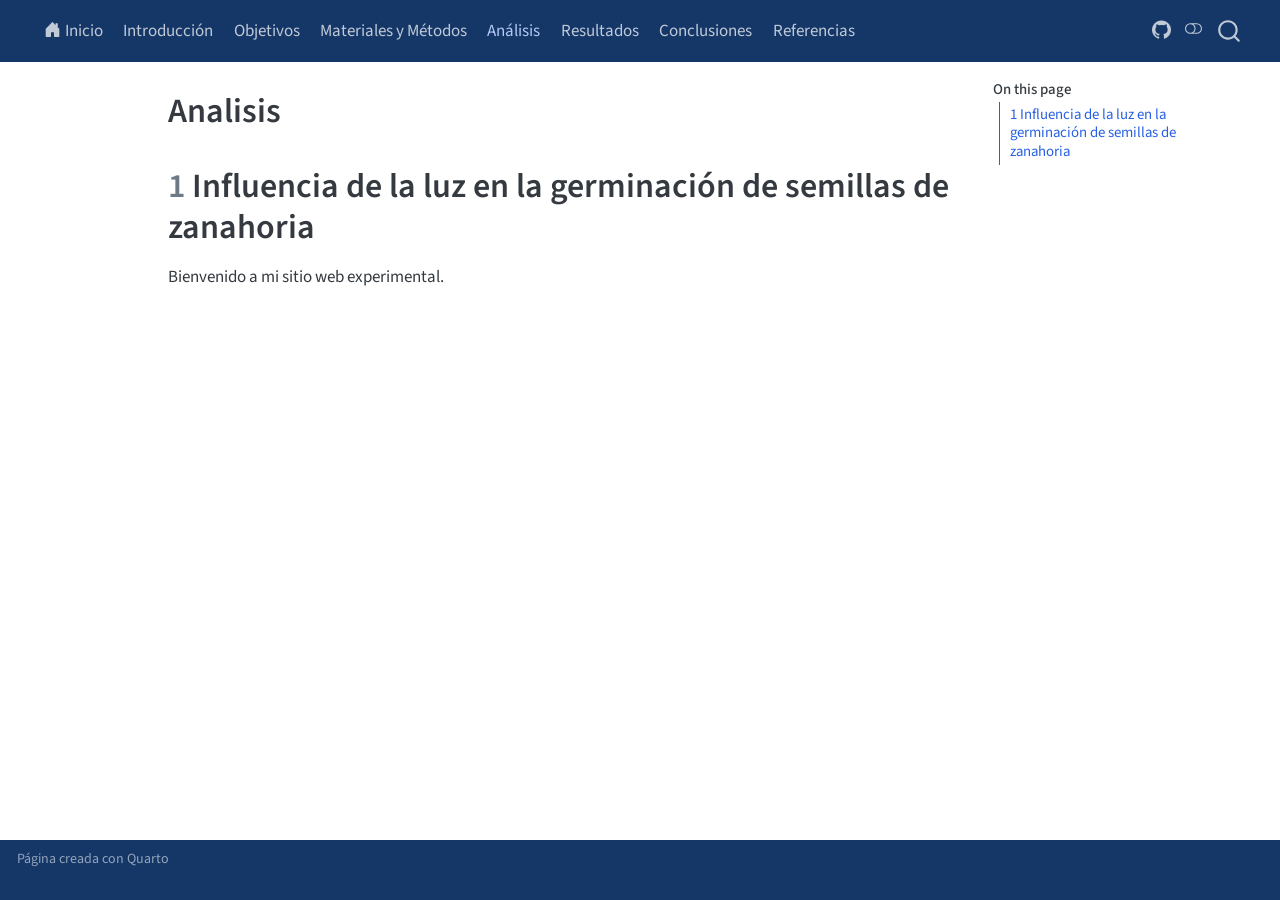
<file: docs/analisis.html>
<!DOCTYPE html>
<html xmlns="http://www.w3.org/1999/xhtml" lang="en" xml:lang="en"><head>

<meta charset="utf-8">
<meta name="generator" content="quarto-1.8.25">

<meta name="viewport" content="width=device-width, initial-scale=1.0, user-scalable=yes">


<title>Analisis – Germinación de Zanahoria</title>
<style>
code{white-space: pre-wrap;}
span.smallcaps{font-variant: small-caps;}
div.columns{display: flex; gap: min(4vw, 1.5em);}
div.column{flex: auto; overflow-x: auto;}
div.hanging-indent{margin-left: 1.5em; text-indent: -1.5em;}
ul.task-list{list-style: none;}
ul.task-list li input[type="checkbox"] {
  width: 0.8em;
  margin: 0 0.8em 0.2em -1em; /* quarto-specific, see https://github.com/quarto-dev/quarto-cli/issues/4556 */ 
  vertical-align: middle;
}
</style>


<script src="site_libs/quarto-nav/quarto-nav.js"></script>
<script src="site_libs/quarto-nav/headroom.min.js"></script>
<script src="site_libs/clipboard/clipboard.min.js"></script>
<script src="site_libs/quarto-search/autocomplete.umd.js"></script>
<script src="site_libs/quarto-search/fuse.min.js"></script>
<script src="site_libs/quarto-search/quarto-search.js"></script>
<meta name="quarto:offset" content="./">
<script src="site_libs/quarto-html/quarto.js" type="module"></script>
<script src="site_libs/quarto-html/tabsets/tabsets.js" type="module"></script>
<script src="site_libs/quarto-html/axe/axe-check.js" type="module"></script>
<script src="site_libs/quarto-html/popper.min.js"></script>
<script src="site_libs/quarto-html/tippy.umd.min.js"></script>
<script src="site_libs/quarto-html/anchor.min.js"></script>
<link href="site_libs/quarto-html/tippy.css" rel="stylesheet">
<link href="site_libs/quarto-html/quarto-syntax-highlighting-7b89279ff1a6dce999919e0e67d4d9ec.css" rel="stylesheet" class="quarto-color-scheme" id="quarto-text-highlighting-styles">
<link href="site_libs/quarto-html/quarto-syntax-highlighting-dark-707d8167ce6003fca903bfe2be84ab7f.css" rel="stylesheet" class="quarto-color-scheme quarto-color-alternate" id="quarto-text-highlighting-styles">
<link href="site_libs/quarto-html/quarto-syntax-highlighting-7b89279ff1a6dce999919e0e67d4d9ec.css" rel="stylesheet" class="quarto-color-scheme-extra" id="quarto-text-highlighting-styles">
<script src="site_libs/bootstrap/bootstrap.min.js"></script>
<link href="site_libs/bootstrap/bootstrap-icons.css" rel="stylesheet">
<link href="site_libs/bootstrap/bootstrap-f4fe84d6aef50771ecb6d51d9c04e123.min.css" rel="stylesheet" append-hash="true" class="quarto-color-scheme" id="quarto-bootstrap" data-mode="light">
<link href="site_libs/bootstrap/bootstrap-dark-17137f2d89cb4704810984cd460d24f6.min.css" rel="stylesheet" append-hash="true" class="quarto-color-scheme quarto-color-alternate" id="quarto-bootstrap" data-mode="dark">
<link href="site_libs/bootstrap/bootstrap-f4fe84d6aef50771ecb6d51d9c04e123.min.css" rel="stylesheet" append-hash="true" class="quarto-color-scheme-extra" id="quarto-bootstrap" data-mode="light">
<script id="quarto-search-options" type="application/json">{
  "location": "navbar",
  "copy-button": false,
  "collapse-after": 3,
  "panel-placement": "end",
  "type": "overlay",
  "limit": 50,
  "keyboard-shortcut": [
    "f",
    "/",
    "s"
  ],
  "show-item-context": false,
  "language": {
    "search-no-results-text": "No results",
    "search-matching-documents-text": "matching documents",
    "search-copy-link-title": "Copy link to search",
    "search-hide-matches-text": "Hide additional matches",
    "search-more-match-text": "more match in this document",
    "search-more-matches-text": "more matches in this document",
    "search-clear-button-title": "Clear",
    "search-text-placeholder": "",
    "search-detached-cancel-button-title": "Cancel",
    "search-submit-button-title": "Submit",
    "search-label": "Search"
  }
}</script>


</head>

<body class="nav-fixed quarto-light"><script id="quarto-html-before-body" type="application/javascript">
    const toggleBodyColorMode = (bsSheetEl) => {
      const mode = bsSheetEl.getAttribute("data-mode");
      const bodyEl = window.document.querySelector("body");
      if (mode === "dark") {
        bodyEl.classList.add("quarto-dark");
        bodyEl.classList.remove("quarto-light");
      } else {
        bodyEl.classList.add("quarto-light");
        bodyEl.classList.remove("quarto-dark");
      }
    }
    const toggleBodyColorPrimary = () => {
      const bsSheetEl = window.document.querySelector("link#quarto-bootstrap:not([rel=disabled-stylesheet])");
      if (bsSheetEl) {
        toggleBodyColorMode(bsSheetEl);
      }
    }
    const setColorSchemeToggle = (alternate) => {
      const toggles = window.document.querySelectorAll('.quarto-color-scheme-toggle');
      for (let i=0; i < toggles.length; i++) {
        const toggle = toggles[i];
        if (toggle) {
          if (alternate) {
            toggle.classList.add("alternate");
          } else {
            toggle.classList.remove("alternate");
          }
        }
      }
    };
    const toggleColorMode = (alternate) => {
      // Switch the stylesheets
      const primaryStylesheets = window.document.querySelectorAll('link.quarto-color-scheme:not(.quarto-color-alternate)');
      const alternateStylesheets = window.document.querySelectorAll('link.quarto-color-scheme.quarto-color-alternate');
      manageTransitions('#quarto-margin-sidebar .nav-link', false);
      if (alternate) {
        // note: dark is layered on light, we don't disable primary!
        enableStylesheet(alternateStylesheets);
        for (const sheetNode of alternateStylesheets) {
          if (sheetNode.id === "quarto-bootstrap") {
            toggleBodyColorMode(sheetNode);
          }
        }
      } else {
        disableStylesheet(alternateStylesheets);
        enableStylesheet(primaryStylesheets)
        toggleBodyColorPrimary();
      }
      manageTransitions('#quarto-margin-sidebar .nav-link', true);
      // Switch the toggles
      setColorSchemeToggle(alternate)
      // Hack to workaround the fact that safari doesn't
      // properly recolor the scrollbar when toggling (#1455)
      if (navigator.userAgent.indexOf('Safari') > 0 && navigator.userAgent.indexOf('Chrome') == -1) {
        manageTransitions("body", false);
        window.scrollTo(0, 1);
        setTimeout(() => {
          window.scrollTo(0, 0);
          manageTransitions("body", true);
        }, 40);
      }
    }
    const disableStylesheet = (stylesheets) => {
      for (let i=0; i < stylesheets.length; i++) {
        const stylesheet = stylesheets[i];
        stylesheet.rel = 'disabled-stylesheet';
      }
    }
    const enableStylesheet = (stylesheets) => {
      for (let i=0; i < stylesheets.length; i++) {
        const stylesheet = stylesheets[i];
        if(stylesheet.rel !== 'stylesheet') { // for Chrome, which will still FOUC without this check
          stylesheet.rel = 'stylesheet';
        }
      }
    }
    const manageTransitions = (selector, allowTransitions) => {
      const els = window.document.querySelectorAll(selector);
      for (let i=0; i < els.length; i++) {
        const el = els[i];
        if (allowTransitions) {
          el.classList.remove('notransition');
        } else {
          el.classList.add('notransition');
        }
      }
    }
    const isFileUrl = () => {
      return window.location.protocol === 'file:';
    }
    const hasAlternateSentinel = () => {
      let styleSentinel = getColorSchemeSentinel();
      if (styleSentinel !== null) {
        return styleSentinel === "alternate";
      } else {
        return false;
      }
    }
    const setStyleSentinel = (alternate) => {
      const value = alternate ? "alternate" : "default";
      if (!isFileUrl()) {
        window.localStorage.setItem("quarto-color-scheme", value);
      } else {
        localAlternateSentinel = value;
      }
    }
    const getColorSchemeSentinel = () => {
      if (!isFileUrl()) {
        const storageValue = window.localStorage.getItem("quarto-color-scheme");
        return storageValue != null ? storageValue : localAlternateSentinel;
      } else {
        return localAlternateSentinel;
      }
    }
    const toggleGiscusIfUsed = (isAlternate, darkModeDefault) => {
      const baseTheme = document.querySelector('#giscus-base-theme')?.value ?? 'light';
      const alternateTheme = document.querySelector('#giscus-alt-theme')?.value ?? 'dark';
      let newTheme = '';
      if(authorPrefersDark) {
        newTheme = isAlternate ? baseTheme : alternateTheme;
      } else {
        newTheme = isAlternate ? alternateTheme : baseTheme;
      }
      const changeGiscusTheme = () => {
        // From: https://github.com/giscus/giscus/issues/336
        const sendMessage = (message) => {
          const iframe = document.querySelector('iframe.giscus-frame');
          if (!iframe) return;
          iframe.contentWindow.postMessage({ giscus: message }, 'https://giscus.app');
        }
        sendMessage({
          setConfig: {
            theme: newTheme
          }
        });
      }
      const isGiscussLoaded = window.document.querySelector('iframe.giscus-frame') !== null;
      if (isGiscussLoaded) {
        changeGiscusTheme();
      }
    };
    const authorPrefersDark = false;
    const darkModeDefault = authorPrefersDark;
      document.querySelector('link#quarto-text-highlighting-styles.quarto-color-scheme-extra').rel = 'disabled-stylesheet';
      document.querySelector('link#quarto-bootstrap.quarto-color-scheme-extra').rel = 'disabled-stylesheet';
    let localAlternateSentinel = darkModeDefault ? 'alternate' : 'default';
    // Dark / light mode switch
    window.quartoToggleColorScheme = () => {
      // Read the current dark / light value
      let toAlternate = !hasAlternateSentinel();
      toggleColorMode(toAlternate);
      setStyleSentinel(toAlternate);
      toggleGiscusIfUsed(toAlternate, darkModeDefault);
      window.dispatchEvent(new Event('resize'));
    };
    // Switch to dark mode if need be
    if (hasAlternateSentinel()) {
      toggleColorMode(true);
    } else {
      toggleColorMode(false);
    }
  </script>

<div id="quarto-search-results"></div>
  <header id="quarto-header" class="headroom fixed-top">
    <nav class="navbar navbar-expand-lg " data-bs-theme="dark">
      <div class="navbar-container container-fluid">
      <div class="navbar-brand-container mx-auto">
    <a href="./index.html" class="navbar-brand navbar-brand-logo">
    </a>
  </div>
            <div id="quarto-search" class="" title="Search"></div>
          <button class="navbar-toggler" type="button" data-bs-toggle="collapse" data-bs-target="#navbarCollapse" aria-controls="navbarCollapse" role="menu" aria-expanded="false" aria-label="Toggle navigation" onclick="if (window.quartoToggleHeadroom) { window.quartoToggleHeadroom(); }">
  <span class="navbar-toggler-icon"></span>
</button>
          <div class="collapse navbar-collapse" id="navbarCollapse">
            <ul class="navbar-nav navbar-nav-scroll me-auto">
  <li class="nav-item">
    <a class="nav-link" href="./index.html"> <i class="bi bi-house-door-fill" role="img">
</i> 
<span class="menu-text">Inicio</span></a>
  </li>  
  <li class="nav-item">
    <a class="nav-link" href="./introduccion.html"> 
<span class="menu-text">Introducción</span></a>
  </li>  
  <li class="nav-item">
    <a class="nav-link" href="./objetivos.html"> 
<span class="menu-text">Objetivos</span></a>
  </li>  
  <li class="nav-item">
    <a class="nav-link" href="./metodologia.html"> 
<span class="menu-text">Materiales y Métodos</span></a>
  </li>  
  <li class="nav-item">
    <a class="nav-link active" href="./analisis.html" aria-current="page"> 
<span class="menu-text">Análisis</span></a>
  </li>  
  <li class="nav-item">
    <a class="nav-link" href="./resultados.html"> 
<span class="menu-text">Resultados</span></a>
  </li>  
  <li class="nav-item">
    <a class="nav-link" href="./conclusiones.html"> 
<span class="menu-text">Conclusiones</span></a>
  </li>  
  <li class="nav-item">
    <a class="nav-link" href="./referencias.html"> 
<span class="menu-text">Referencias</span></a>
  </li>  
</ul>
            <ul class="navbar-nav navbar-nav-scroll ms-auto">
  <li class="nav-item compact">
    <a class="nav-link" href="https://github.com/7342664321-bot/GRUP_ZANAHORIA"> <i class="bi bi-github" role="img" aria-label="GitHub">
</i> 
<span class="menu-text"></span></a>
  </li>  
</ul>
          </div> <!-- /navcollapse -->
            <div class="quarto-navbar-tools">
  <a href="" class="quarto-color-scheme-toggle quarto-navigation-tool  px-1" onclick="window.quartoToggleColorScheme(); return false;" title="Toggle dark mode"><i class="bi"></i></a>
</div>
      </div> <!-- /container-fluid -->
    </nav>
</header>
<!-- content -->
<div id="quarto-content" class="quarto-container page-columns page-rows-contents page-layout-article page-navbar">
<!-- sidebar -->
<!-- margin-sidebar -->
    <div id="quarto-margin-sidebar" class="sidebar margin-sidebar">
        <nav id="TOC" role="doc-toc" class="toc-active">
    <h2 id="toc-title">On this page</h2>
   
  <ul>
  <li><a href="#influencia-de-la-luz-en-la-germinación-de-semillas-de-zanahoria" id="toc-influencia-de-la-luz-en-la-germinación-de-semillas-de-zanahoria" class="nav-link active" data-scroll-target="#influencia-de-la-luz-en-la-germinación-de-semillas-de-zanahoria"><span class="header-section-number">1</span> Influencia de la luz en la germinación de semillas de zanahoria</a></li>
  </ul>
</nav>
    </div>
<!-- main -->
<main class="content" id="quarto-document-content">


<header id="title-block-header" class="quarto-title-block default">
<div class="quarto-title">
<h1 class="title">Analisis</h1>
</div>



<div class="quarto-title-meta">

    
  
    
  </div>
  


</header>


<section id="influencia-de-la-luz-en-la-germinación-de-semillas-de-zanahoria" class="level1" data-number="1">
<h1 data-number="1"><span class="header-section-number">1</span> Influencia de la luz en la germinación de semillas de zanahoria</h1>
<p>Bienvenido a mi sitio web experimental.</p>


</section>

</main> <!-- /main -->
<script id="quarto-html-after-body" type="application/javascript">
  window.document.addEventListener("DOMContentLoaded", function (event) {
    // Ensure there is a toggle, if there isn't float one in the top right
    if (window.document.querySelector('.quarto-color-scheme-toggle') === null) {
      const a = window.document.createElement('a');
      a.classList.add('top-right');
      a.classList.add('quarto-color-scheme-toggle');
      a.href = "";
      a.onclick = function() { try { window.quartoToggleColorScheme(); } catch {} return false; };
      const i = window.document.createElement("i");
      i.classList.add('bi');
      a.appendChild(i);
      window.document.body.appendChild(a);
    }
    setColorSchemeToggle(hasAlternateSentinel())
    const icon = "";
    const anchorJS = new window.AnchorJS();
    anchorJS.options = {
      placement: 'right',
      icon: icon
    };
    anchorJS.add('.anchored');
    const isCodeAnnotation = (el) => {
      for (const clz of el.classList) {
        if (clz.startsWith('code-annotation-')) {                     
          return true;
        }
      }
      return false;
    }
    const onCopySuccess = function(e) {
      // button target
      const button = e.trigger;
      // don't keep focus
      button.blur();
      // flash "checked"
      button.classList.add('code-copy-button-checked');
      var currentTitle = button.getAttribute("title");
      button.setAttribute("title", "Copied!");
      let tooltip;
      if (window.bootstrap) {
        button.setAttribute("data-bs-toggle", "tooltip");
        button.setAttribute("data-bs-placement", "left");
        button.setAttribute("data-bs-title", "Copied!");
        tooltip = new bootstrap.Tooltip(button, 
          { trigger: "manual", 
            customClass: "code-copy-button-tooltip",
            offset: [0, -8]});
        tooltip.show();    
      }
      setTimeout(function() {
        if (tooltip) {
          tooltip.hide();
          button.removeAttribute("data-bs-title");
          button.removeAttribute("data-bs-toggle");
          button.removeAttribute("data-bs-placement");
        }
        button.setAttribute("title", currentTitle);
        button.classList.remove('code-copy-button-checked');
      }, 1000);
      // clear code selection
      e.clearSelection();
    }
    const getTextToCopy = function(trigger) {
      const outerScaffold = trigger.parentElement.cloneNode(true);
      const codeEl = outerScaffold.querySelector('code');
      for (const childEl of codeEl.children) {
        if (isCodeAnnotation(childEl)) {
          childEl.remove();
        }
      }
      return codeEl.innerText;
    }
    const clipboard = new window.ClipboardJS('.code-copy-button:not([data-in-quarto-modal])', {
      text: getTextToCopy
    });
    clipboard.on('success', onCopySuccess);
    if (window.document.getElementById('quarto-embedded-source-code-modal')) {
      const clipboardModal = new window.ClipboardJS('.code-copy-button[data-in-quarto-modal]', {
        text: getTextToCopy,
        container: window.document.getElementById('quarto-embedded-source-code-modal')
      });
      clipboardModal.on('success', onCopySuccess);
    }
      var localhostRegex = new RegExp(/^(?:http|https):\/\/localhost\:?[0-9]*\//);
      var mailtoRegex = new RegExp(/^mailto:/);
        var filterRegex = new RegExp('/' + window.location.host + '/');
      var isInternal = (href) => {
          return filterRegex.test(href) || localhostRegex.test(href) || mailtoRegex.test(href);
      }
      // Inspect non-navigation links and adorn them if external
     var links = window.document.querySelectorAll('a[href]:not(.nav-link):not(.navbar-brand):not(.toc-action):not(.sidebar-link):not(.sidebar-item-toggle):not(.pagination-link):not(.no-external):not([aria-hidden]):not(.dropdown-item):not(.quarto-navigation-tool):not(.about-link)');
      for (var i=0; i<links.length; i++) {
        const link = links[i];
        if (!isInternal(link.href)) {
          // undo the damage that might have been done by quarto-nav.js in the case of
          // links that we want to consider external
          if (link.dataset.originalHref !== undefined) {
            link.href = link.dataset.originalHref;
          }
        }
      }
    function tippyHover(el, contentFn, onTriggerFn, onUntriggerFn) {
      const config = {
        allowHTML: true,
        maxWidth: 500,
        delay: 100,
        arrow: false,
        appendTo: function(el) {
            return el.parentElement;
        },
        interactive: true,
        interactiveBorder: 10,
        theme: 'quarto',
        placement: 'bottom-start',
      };
      if (contentFn) {
        config.content = contentFn;
      }
      if (onTriggerFn) {
        config.onTrigger = onTriggerFn;
      }
      if (onUntriggerFn) {
        config.onUntrigger = onUntriggerFn;
      }
      window.tippy(el, config); 
    }
    const noterefs = window.document.querySelectorAll('a[role="doc-noteref"]');
    for (var i=0; i<noterefs.length; i++) {
      const ref = noterefs[i];
      tippyHover(ref, function() {
        // use id or data attribute instead here
        let href = ref.getAttribute('data-footnote-href') || ref.getAttribute('href');
        try { href = new URL(href).hash; } catch {}
        const id = href.replace(/^#\/?/, "");
        const note = window.document.getElementById(id);
        if (note) {
          return note.innerHTML;
        } else {
          return "";
        }
      });
    }
    const xrefs = window.document.querySelectorAll('a.quarto-xref');
    const processXRef = (id, note) => {
      // Strip column container classes
      const stripColumnClz = (el) => {
        el.classList.remove("page-full", "page-columns");
        if (el.children) {
          for (const child of el.children) {
            stripColumnClz(child);
          }
        }
      }
      stripColumnClz(note)
      if (id === null || id.startsWith('sec-')) {
        // Special case sections, only their first couple elements
        const container = document.createElement("div");
        if (note.children && note.children.length > 2) {
          container.appendChild(note.children[0].cloneNode(true));
          for (let i = 1; i < note.children.length; i++) {
            const child = note.children[i];
            if (child.tagName === "P" && child.innerText === "") {
              continue;
            } else {
              container.appendChild(child.cloneNode(true));
              break;
            }
          }
          if (window.Quarto?.typesetMath) {
            window.Quarto.typesetMath(container);
          }
          return container.innerHTML
        } else {
          if (window.Quarto?.typesetMath) {
            window.Quarto.typesetMath(note);
          }
          return note.innerHTML;
        }
      } else {
        // Remove any anchor links if they are present
        const anchorLink = note.querySelector('a.anchorjs-link');
        if (anchorLink) {
          anchorLink.remove();
        }
        if (window.Quarto?.typesetMath) {
          window.Quarto.typesetMath(note);
        }
        if (note.classList.contains("callout")) {
          return note.outerHTML;
        } else {
          return note.innerHTML;
        }
      }
    }
    for (var i=0; i<xrefs.length; i++) {
      const xref = xrefs[i];
      tippyHover(xref, undefined, function(instance) {
        instance.disable();
        let url = xref.getAttribute('href');
        let hash = undefined; 
        if (url.startsWith('#')) {
          hash = url;
        } else {
          try { hash = new URL(url).hash; } catch {}
        }
        if (hash) {
          const id = hash.replace(/^#\/?/, "");
          const note = window.document.getElementById(id);
          if (note !== null) {
            try {
              const html = processXRef(id, note.cloneNode(true));
              instance.setContent(html);
            } finally {
              instance.enable();
              instance.show();
            }
          } else {
            // See if we can fetch this
            fetch(url.split('#')[0])
            .then(res => res.text())
            .then(html => {
              const parser = new DOMParser();
              const htmlDoc = parser.parseFromString(html, "text/html");
              const note = htmlDoc.getElementById(id);
              if (note !== null) {
                const html = processXRef(id, note);
                instance.setContent(html);
              } 
            }).finally(() => {
              instance.enable();
              instance.show();
            });
          }
        } else {
          // See if we can fetch a full url (with no hash to target)
          // This is a special case and we should probably do some content thinning / targeting
          fetch(url)
          .then(res => res.text())
          .then(html => {
            const parser = new DOMParser();
            const htmlDoc = parser.parseFromString(html, "text/html");
            const note = htmlDoc.querySelector('main.content');
            if (note !== null) {
              // This should only happen for chapter cross references
              // (since there is no id in the URL)
              // remove the first header
              if (note.children.length > 0 && note.children[0].tagName === "HEADER") {
                note.children[0].remove();
              }
              const html = processXRef(null, note);
              instance.setContent(html);
            } 
          }).finally(() => {
            instance.enable();
            instance.show();
          });
        }
      }, function(instance) {
      });
    }
        let selectedAnnoteEl;
        const selectorForAnnotation = ( cell, annotation) => {
          let cellAttr = 'data-code-cell="' + cell + '"';
          let lineAttr = 'data-code-annotation="' +  annotation + '"';
          const selector = 'span[' + cellAttr + '][' + lineAttr + ']';
          return selector;
        }
        const selectCodeLines = (annoteEl) => {
          const doc = window.document;
          const targetCell = annoteEl.getAttribute("data-target-cell");
          const targetAnnotation = annoteEl.getAttribute("data-target-annotation");
          const annoteSpan = window.document.querySelector(selectorForAnnotation(targetCell, targetAnnotation));
          const lines = annoteSpan.getAttribute("data-code-lines").split(",");
          const lineIds = lines.map((line) => {
            return targetCell + "-" + line;
          })
          let top = null;
          let height = null;
          let parent = null;
          if (lineIds.length > 0) {
              //compute the position of the single el (top and bottom and make a div)
              const el = window.document.getElementById(lineIds[0]);
              top = el.offsetTop;
              height = el.offsetHeight;
              parent = el.parentElement.parentElement;
            if (lineIds.length > 1) {
              const lastEl = window.document.getElementById(lineIds[lineIds.length - 1]);
              const bottom = lastEl.offsetTop + lastEl.offsetHeight;
              height = bottom - top;
            }
            if (top !== null && height !== null && parent !== null) {
              // cook up a div (if necessary) and position it 
              let div = window.document.getElementById("code-annotation-line-highlight");
              if (div === null) {
                div = window.document.createElement("div");
                div.setAttribute("id", "code-annotation-line-highlight");
                div.style.position = 'absolute';
                parent.appendChild(div);
              }
              div.style.top = top - 2 + "px";
              div.style.height = height + 4 + "px";
              div.style.left = 0;
              let gutterDiv = window.document.getElementById("code-annotation-line-highlight-gutter");
              if (gutterDiv === null) {
                gutterDiv = window.document.createElement("div");
                gutterDiv.setAttribute("id", "code-annotation-line-highlight-gutter");
                gutterDiv.style.position = 'absolute';
                const codeCell = window.document.getElementById(targetCell);
                const gutter = codeCell.querySelector('.code-annotation-gutter');
                gutter.appendChild(gutterDiv);
              }
              gutterDiv.style.top = top - 2 + "px";
              gutterDiv.style.height = height + 4 + "px";
            }
            selectedAnnoteEl = annoteEl;
          }
        };
        const unselectCodeLines = () => {
          const elementsIds = ["code-annotation-line-highlight", "code-annotation-line-highlight-gutter"];
          elementsIds.forEach((elId) => {
            const div = window.document.getElementById(elId);
            if (div) {
              div.remove();
            }
          });
          selectedAnnoteEl = undefined;
        };
          // Handle positioning of the toggle
      window.addEventListener(
        "resize",
        throttle(() => {
          elRect = undefined;
          if (selectedAnnoteEl) {
            selectCodeLines(selectedAnnoteEl);
          }
        }, 10)
      );
      function throttle(fn, ms) {
      let throttle = false;
      let timer;
        return (...args) => {
          if(!throttle) { // first call gets through
              fn.apply(this, args);
              throttle = true;
          } else { // all the others get throttled
              if(timer) clearTimeout(timer); // cancel #2
              timer = setTimeout(() => {
                fn.apply(this, args);
                timer = throttle = false;
              }, ms);
          }
        };
      }
        // Attach click handler to the DT
        const annoteDls = window.document.querySelectorAll('dt[data-target-cell]');
        for (const annoteDlNode of annoteDls) {
          annoteDlNode.addEventListener('click', (event) => {
            const clickedEl = event.target;
            if (clickedEl !== selectedAnnoteEl) {
              unselectCodeLines();
              const activeEl = window.document.querySelector('dt[data-target-cell].code-annotation-active');
              if (activeEl) {
                activeEl.classList.remove('code-annotation-active');
              }
              selectCodeLines(clickedEl);
              clickedEl.classList.add('code-annotation-active');
            } else {
              // Unselect the line
              unselectCodeLines();
              clickedEl.classList.remove('code-annotation-active');
            }
          });
        }
    const findCites = (el) => {
      const parentEl = el.parentElement;
      if (parentEl) {
        const cites = parentEl.dataset.cites;
        if (cites) {
          return {
            el,
            cites: cites.split(' ')
          };
        } else {
          return findCites(el.parentElement)
        }
      } else {
        return undefined;
      }
    };
    var bibliorefs = window.document.querySelectorAll('a[role="doc-biblioref"]');
    for (var i=0; i<bibliorefs.length; i++) {
      const ref = bibliorefs[i];
      const citeInfo = findCites(ref);
      if (citeInfo) {
        tippyHover(citeInfo.el, function() {
          var popup = window.document.createElement('div');
          citeInfo.cites.forEach(function(cite) {
            var citeDiv = window.document.createElement('div');
            citeDiv.classList.add('hanging-indent');
            citeDiv.classList.add('csl-entry');
            var biblioDiv = window.document.getElementById('ref-' + cite);
            if (biblioDiv) {
              citeDiv.innerHTML = biblioDiv.innerHTML;
            }
            popup.appendChild(citeDiv);
          });
          return popup.innerHTML;
        });
      }
    }
  });
  </script>
</div> <!-- /content -->
<footer class="footer">
  <div class="nav-footer">
    <div class="nav-footer-left">
<p>Página creada con Quarto</p>
</div>   
    <div class="nav-footer-center">
      &nbsp;
    </div>
    <div class="nav-footer-right">
      &nbsp;
    </div>
  </div>
</footer>




</body></html>
</file>
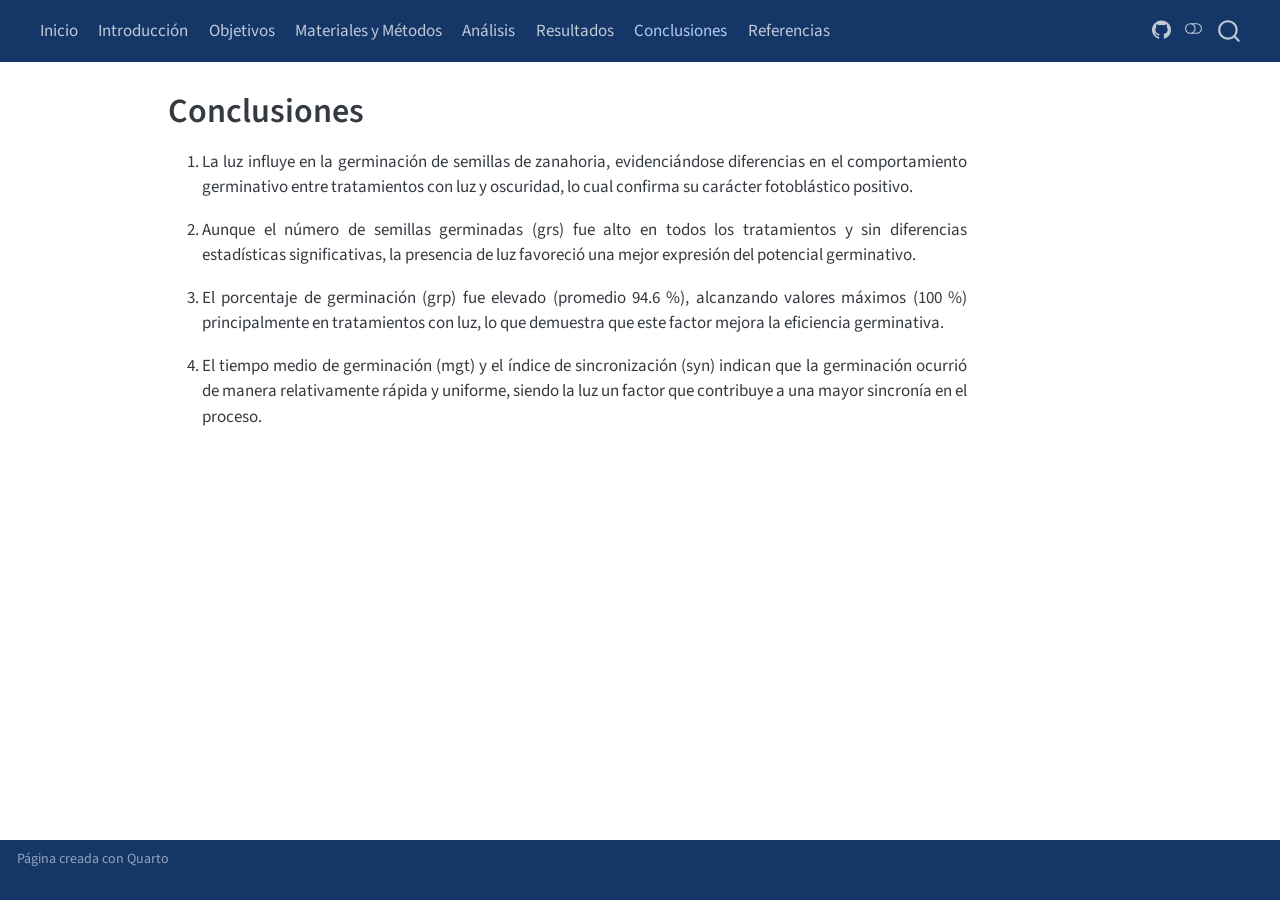
<file: docs/conclusiones.html>
<!DOCTYPE html>
<html xmlns="http://www.w3.org/1999/xhtml" lang="en" xml:lang="en"><head>

<meta charset="utf-8">
<meta name="generator" content="quarto-1.9.36">

<meta name="viewport" content="width=device-width, initial-scale=1.0, user-scalable=yes">


<title>Conclusiones – Germinación de Zanahoria</title>
<style>
/* Default styles provided by pandoc.
** See https://pandoc.org/MANUAL.html#variables-for-html for config info.
*/
code{white-space: pre-wrap;}
span.smallcaps{font-variant: small-caps;}
div.columns{display: flex; gap: min(4vw, 1.5em);}
div.column{flex: auto; overflow-x: auto;}
div.hanging-indent{margin-left: 1.5em; text-indent: -1.5em;}
ul.task-list{list-style: none;}
ul.task-list li input[type="checkbox"] {
  width: 0.8em;
  margin: 0 0.8em 0.2em -1em; /* quarto-specific, see https://github.com/quarto-dev/quarto-cli/issues/4556 */ 
  vertical-align: middle;
}
</style>


<script src="site_libs/quarto-nav/quarto-nav.js"></script>
<script src="site_libs/quarto-nav/headroom.min.js"></script>
<script src="site_libs/clipboard/clipboard.min.js"></script>
<script src="site_libs/quarto-search/autocomplete.umd.js"></script>
<script src="site_libs/quarto-search/fuse.min.js"></script>
<script src="site_libs/quarto-search/quarto-search.js"></script>
<meta name="quarto:offset" content="./">
<script src="site_libs/quarto-html/quarto.js" type="module"></script>
<script src="site_libs/quarto-html/tabsets/tabsets.js" type="module"></script>
<script src="site_libs/quarto-html/popper.min.js"></script>
<script src="site_libs/quarto-html/tippy.umd.min.js"></script>
<script src="site_libs/quarto-html/anchor.min.js"></script>
<link href="site_libs/quarto-html/tippy.css" rel="stylesheet">
<link href="site_libs/quarto-html/quarto-syntax-highlighting-845c23b38eaddc0f92fda52bfe77a8c8.css" rel="stylesheet" class="quarto-color-scheme" id="quarto-text-highlighting-styles">
<link href="site_libs/quarto-html/quarto-syntax-highlighting-dark-f418161beb48e0141c760e455f12af2c.css" rel="stylesheet" class="quarto-color-scheme quarto-color-alternate" id="quarto-text-highlighting-styles">
<link href="site_libs/quarto-html/quarto-syntax-highlighting-845c23b38eaddc0f92fda52bfe77a8c8.css" rel="stylesheet" class="quarto-color-scheme-extra" id="quarto-text-highlighting-styles">
<script src="site_libs/bootstrap/bootstrap.min.js"></script>
<link href="site_libs/bootstrap/bootstrap-icons.css" rel="stylesheet">
<link href="site_libs/bootstrap/bootstrap-e8717cbc217038f2bf43ba4f09ca7d1d.min.css" rel="stylesheet" append-hash="true" class="quarto-color-scheme" id="quarto-bootstrap" data-mode="light">
<link href="site_libs/bootstrap/bootstrap-dark-9d4fcde2272ed5f8f320b2137b805faa.min.css" rel="stylesheet" append-hash="true" class="quarto-color-scheme quarto-color-alternate" id="quarto-bootstrap" data-mode="dark">
<link href="site_libs/bootstrap/bootstrap-e8717cbc217038f2bf43ba4f09ca7d1d.min.css" rel="stylesheet" append-hash="true" class="quarto-color-scheme-extra" id="quarto-bootstrap" data-mode="light">
<script id="quarto-search-options" type="application/json">{
  "location": "navbar",
  "copy-button": false,
  "collapse-after": 3,
  "panel-placement": "end",
  "type": "overlay",
  "limit": 50,
  "keyboard-shortcut": [
    "f",
    "/",
    "s"
  ],
  "show-item-context": false,
  "language": {
    "search-no-results-text": "No results",
    "search-matching-documents-text": "matching documents",
    "search-copy-link-title": "Copy link to search",
    "search-hide-matches-text": "Hide additional matches",
    "search-more-match-text": "more match in this document",
    "search-more-matches-text": "more matches in this document",
    "search-clear-button-title": "Clear",
    "search-text-placeholder": "",
    "search-detached-cancel-button-title": "Cancel",
    "search-submit-button-title": "Submit",
    "search-label": "Search"
  }
}</script>


</head>

<body class="nav-fixed quarto-light"><script id="quarto-html-before-body" type="application/javascript">
    const toggleBodyColorMode = (bsSheetEl) => {
      const mode = bsSheetEl.getAttribute("data-mode");
      const bodyEl = window.document.querySelector("body");
      if (mode === "dark") {
        bodyEl.classList.add("quarto-dark");
        bodyEl.classList.remove("quarto-light");
      } else {
        bodyEl.classList.add("quarto-light");
        bodyEl.classList.remove("quarto-dark");
      }
    }
    const toggleBodyColorPrimary = () => {
      const bsSheetEl = window.document.querySelector("link#quarto-bootstrap:not([rel=disabled-stylesheet])");
      if (bsSheetEl) {
        toggleBodyColorMode(bsSheetEl);
      }
    }
    const setColorSchemeToggle = (alternate) => {
      const toggles = window.document.querySelectorAll('.quarto-color-scheme-toggle');
      for (let i=0; i < toggles.length; i++) {
        const toggle = toggles[i];
        if (toggle) {
          if (alternate) {
            toggle.classList.add("alternate");
          } else {
            toggle.classList.remove("alternate");
          }
        }
      }
    };
    const toggleColorMode = (alternate) => {
      // Switch the stylesheets
      const primaryStylesheets = window.document.querySelectorAll('link.quarto-color-scheme:not(.quarto-color-alternate)');
      const alternateStylesheets = window.document.querySelectorAll('link.quarto-color-scheme.quarto-color-alternate');
      manageTransitions('#quarto-margin-sidebar .nav-link', false);
      if (alternate) {
        // note: dark is layered on light, we don't disable primary!
        enableStylesheet(alternateStylesheets);
        for (const sheetNode of alternateStylesheets) {
          if (sheetNode.id === "quarto-bootstrap") {
            toggleBodyColorMode(sheetNode);
          }
        }
      } else {
        disableStylesheet(alternateStylesheets);
        enableStylesheet(primaryStylesheets)
        toggleBodyColorPrimary();
      }
      manageTransitions('#quarto-margin-sidebar .nav-link', true);
      // Switch the toggles
      setColorSchemeToggle(alternate)
      // Hack to workaround the fact that safari doesn't
      // properly recolor the scrollbar when toggling (#1455)
      if (navigator.userAgent.indexOf('Safari') > 0 && navigator.userAgent.indexOf('Chrome') == -1) {
        manageTransitions("body", false);
        window.scrollTo(0, 1);
        setTimeout(() => {
          window.scrollTo(0, 0);
          manageTransitions("body", true);
        }, 40);
      }
    }
    const disableStylesheet = (stylesheets) => {
      for (let i=0; i < stylesheets.length; i++) {
        const stylesheet = stylesheets[i];
        stylesheet.rel = 'disabled-stylesheet';
      }
    }
    const enableStylesheet = (stylesheets) => {
      for (let i=0; i < stylesheets.length; i++) {
        const stylesheet = stylesheets[i];
        if(stylesheet.rel !== 'stylesheet') { // for Chrome, which will still FOUC without this check
          stylesheet.rel = 'stylesheet';
        }
      }
    }
    const manageTransitions = (selector, allowTransitions) => {
      const els = window.document.querySelectorAll(selector);
      for (let i=0; i < els.length; i++) {
        const el = els[i];
        if (allowTransitions) {
          el.classList.remove('notransition');
        } else {
          el.classList.add('notransition');
        }
      }
    }
    const isFileUrl = () => {
      return window.location.protocol === 'file:';
    }
    const hasAlternateSentinel = () => {
      let styleSentinel = getColorSchemeSentinel();
      if (styleSentinel !== null) {
        return styleSentinel === "alternate";
      } else {
        return false;
      }
    }
    const setStyleSentinel = (alternate) => {
      const value = alternate ? "alternate" : "default";
      if (!isFileUrl()) {
        window.localStorage.setItem("quarto-color-scheme", value);
      } else {
        localAlternateSentinel = value;
      }
    }
    const getColorSchemeSentinel = () => {
      if (!isFileUrl()) {
        const storageValue = window.localStorage.getItem("quarto-color-scheme");
        return storageValue != null ? storageValue : localAlternateSentinel;
      } else {
        return localAlternateSentinel;
      }
    }
    const toggleGiscusIfUsed = (isAlternate, darkModeDefault) => {
      const baseTheme = document.querySelector('#giscus-base-theme')?.value ?? 'light';
      const alternateTheme = document.querySelector('#giscus-alt-theme')?.value ?? 'dark';
      let newTheme = '';
      if(authorPrefersDark) {
        newTheme = isAlternate ? baseTheme : alternateTheme;
      } else {
        newTheme = isAlternate ? alternateTheme : baseTheme;
      }
      const changeGiscusTheme = () => {
        // From: https://github.com/giscus/giscus/issues/336
        const sendMessage = (message) => {
          const iframe = document.querySelector('iframe.giscus-frame');
          if (!iframe) return;
          iframe.contentWindow.postMessage({ giscus: message }, 'https://giscus.app');
        }
        sendMessage({
          setConfig: {
            theme: newTheme
          }
        });
      }
      const isGiscussLoaded = window.document.querySelector('iframe.giscus-frame') !== null;
      if (isGiscussLoaded) {
        changeGiscusTheme();
      }
    };
    const authorPrefersDark = false;
    const darkModeDefault = authorPrefersDark;
      document.querySelector('link#quarto-text-highlighting-styles.quarto-color-scheme-extra').rel = 'disabled-stylesheet';
      document.querySelector('link#quarto-bootstrap.quarto-color-scheme-extra').rel = 'disabled-stylesheet';
    let localAlternateSentinel = darkModeDefault ? 'alternate' : 'default';
    // Dark / light mode switch
    window.quartoToggleColorScheme = () => {
      // Read the current dark / light value
      let toAlternate = !hasAlternateSentinel();
      toggleColorMode(toAlternate);
      setStyleSentinel(toAlternate);
      toggleGiscusIfUsed(toAlternate, darkModeDefault);
      window.dispatchEvent(new Event('resize'));
    };
    // Switch to dark mode if need be
    if (hasAlternateSentinel()) {
      toggleColorMode(true);
    } else {
      toggleColorMode(false);
    }
  </script>

<div id="quarto-search-results"></div>
  <header id="quarto-header" class="headroom fixed-top">
    <nav class="navbar navbar-expand-lg " data-bs-theme="dark">
      <div class="navbar-container container-fluid">
            <div id="quarto-search" class="" title="Search"></div>
          <button class="navbar-toggler" type="button" data-bs-toggle="collapse" data-bs-target="#navbarCollapse" aria-controls="navbarCollapse" role="menu" aria-expanded="false" aria-label="Toggle navigation" onclick="if (window.quartoToggleHeadroom) { window.quartoToggleHeadroom(); }">
  <span class="navbar-toggler-icon"></span>
</button>
          <div class="collapse navbar-collapse" id="navbarCollapse">
            <ul class="navbar-nav navbar-nav-scroll me-auto">
  <li class="nav-item">
    <a class="nav-link" href="./index.html"> 
<span class="menu-text">Inicio</span></a>
  </li>  
  <li class="nav-item">
    <a class="nav-link" href="./introduccion.html"> 
<span class="menu-text">Introducción</span></a>
  </li>  
  <li class="nav-item">
    <a class="nav-link" href="./objetivos.html"> 
<span class="menu-text">Objetivos</span></a>
  </li>  
  <li class="nav-item">
    <a class="nav-link" href="./metodologia.html"> 
<span class="menu-text">Materiales y Métodos</span></a>
  </li>  
  <li class="nav-item">
    <a class="nav-link" href="./ESM.html"> 
<span class="menu-text">Análisis</span></a>
  </li>  
  <li class="nav-item">
    <a class="nav-link" href="./resultados.html"> 
<span class="menu-text">Resultados</span></a>
  </li>  
  <li class="nav-item">
    <a class="nav-link active" href="./conclusiones.html" aria-current="page"> 
<span class="menu-text">Conclusiones</span></a>
  </li>  
  <li class="nav-item">
    <a class="nav-link" href="./referencias.html"> 
<span class="menu-text">Referencias</span></a>
  </li>  
</ul>
            <ul class="navbar-nav navbar-nav-scroll ms-auto">
  <li class="nav-item compact">
    <a class="nav-link" href="https://github.com/7342664321-bot/GRUP_ZANAHORIA"> <i class="bi bi-github" role="img" aria-label="GitHub">
</i> 
<span class="menu-text"></span></a>
  </li>  
</ul>
          </div> <!-- /navcollapse -->
            <div class="quarto-navbar-tools">
  <a href="" class="quarto-color-scheme-toggle quarto-navigation-tool  px-1" onclick="window.quartoToggleColorScheme(); return false;" title="Toggle dark mode"><i class="bi"></i></a>
</div>
      </div> <!-- /container-fluid -->
    </nav>
</header>
<!-- content -->
<div id="quarto-content" class="quarto-container page-columns page-rows-contents page-layout-article page-navbar">
<!-- sidebar -->
<!-- margin-sidebar -->
    <div id="quarto-margin-sidebar" class="sidebar margin-sidebar zindex-bottom">
        
    </div>
<!-- main -->
<main class="content" id="quarto-document-content">


<header id="title-block-header" class="quarto-title-block default">
<div class="quarto-title">
<h1 class="title">Conclusiones</h1>
</div>



<div class="quarto-title-meta">

    
  
    
  </div>
  


</header>


<div style="text-align: justify;">
<ol type="1">
<li><p>La luz influye en la germinación de semillas de zanahoria, evidenciándose diferencias en el comportamiento germinativo entre tratamientos con luz y oscuridad, lo cual confirma su carácter fotoblástico positivo.</p></li>
<li><p>Aunque el número de semillas germinadas (grs) fue alto en todos los tratamientos y sin diferencias estadísticas significativas, la presencia de luz favoreció una mejor expresión del potencial germinativo.</p></li>
<li><p>El porcentaje de germinación (grp) fue elevado (promedio 94.6 %), alcanzando valores máximos (100 %) principalmente en tratamientos con luz, lo que demuestra que este factor mejora la eficiencia germinativa.</p></li>
<li><p>El tiempo medio de germinación (mgt) y el índice de sincronización (syn) indican que la germinación ocurrió de manera relativamente rápida y uniforme, siendo la luz un factor que contribuye a una mayor sincronía en el proceso.</p></li>
</ol>
</div>



</main> <!-- /main -->
<script id="quarto-html-after-body" type="application/javascript">
  window.document.addEventListener("DOMContentLoaded", function (event) {
    // Ensure there is a toggle, if there isn't float one in the top right
    if (window.document.querySelector('.quarto-color-scheme-toggle') === null) {
      const a = window.document.createElement('a');
      a.classList.add('top-right');
      a.classList.add('quarto-color-scheme-toggle');
      a.href = "";
      a.onclick = function() { try { window.quartoToggleColorScheme(); } catch {} return false; };
      const i = window.document.createElement("i");
      i.classList.add('bi');
      a.appendChild(i);
      window.document.body.appendChild(a);
    }
    setColorSchemeToggle(hasAlternateSentinel())
    const icon = "";
    const anchorJS = new window.AnchorJS();
    anchorJS.options = {
      placement: 'right',
      icon: icon
    };
    anchorJS.add('.anchored');
    const isCodeAnnotation = (el) => {
      for (const clz of el.classList) {
        if (clz.startsWith('code-annotation-')) {                     
          return true;
        }
      }
      return false;
    }
    const onCopySuccess = function(e) {
      // button target
      const button = e.trigger;
      // don't keep focus
      button.blur();
      // flash "checked"
      button.classList.add('code-copy-button-checked');
      var currentTitle = button.getAttribute("title");
      button.setAttribute("title", "Copied!");
      let tooltip;
      if (window.bootstrap) {
        button.setAttribute("data-bs-toggle", "tooltip");
        button.setAttribute("data-bs-placement", "left");
        button.setAttribute("data-bs-title", "Copied!");
        tooltip = new bootstrap.Tooltip(button, 
          { trigger: "manual", 
            customClass: "code-copy-button-tooltip",
            offset: [0, -8]});
        tooltip.show();    
      }
      setTimeout(function() {
        if (tooltip) {
          tooltip.hide();
          button.removeAttribute("data-bs-title");
          button.removeAttribute("data-bs-toggle");
          button.removeAttribute("data-bs-placement");
        }
        button.setAttribute("title", currentTitle);
        button.classList.remove('code-copy-button-checked');
      }, 1000);
      // clear code selection
      e.clearSelection();
    }
    const getTextToCopy = function(trigger) {
      const outerScaffold = trigger.parentElement.cloneNode(true);
      const codeEl = outerScaffold.querySelector('code');
      for (const childEl of codeEl.children) {
        if (isCodeAnnotation(childEl)) {
          childEl.remove();
        }
      }
      return codeEl.innerText;
    }
    const clipboard = new window.ClipboardJS('.code-copy-button:not([data-in-quarto-modal])', {
      text: getTextToCopy
    });
    clipboard.on('success', onCopySuccess);
    if (window.document.getElementById('quarto-embedded-source-code-modal')) {
      const clipboardModal = new window.ClipboardJS('.code-copy-button[data-in-quarto-modal]', {
        text: getTextToCopy,
        container: window.document.getElementById('quarto-embedded-source-code-modal')
      });
      clipboardModal.on('success', onCopySuccess);
    }
      var localhostRegex = new RegExp(/^(?:http|https):\/\/localhost\:?[0-9]*\//);
      var mailtoRegex = new RegExp(/^mailto:/);
        var filterRegex = new RegExp('/' + window.location.host + '/');
      var isInternal = (href) => {
          return filterRegex.test(href) || localhostRegex.test(href) || mailtoRegex.test(href);
      }
      // Inspect non-navigation links and adorn them if external
     var links = window.document.querySelectorAll('a[href]:not(.nav-link):not(.navbar-brand):not(.toc-action):not(.sidebar-link):not(.sidebar-item-toggle):not(.pagination-link):not(.no-external):not([aria-hidden]):not(.dropdown-item):not(.quarto-navigation-tool):not(.about-link)');
      for (var i=0; i<links.length; i++) {
        const link = links[i];
        if (!isInternal(link.href)) {
          // undo the damage that might have been done by quarto-nav.js in the case of
          // links that we want to consider external
          if (link.dataset.originalHref !== undefined) {
            link.href = link.dataset.originalHref;
          }
        }
      }
    function tippyHover(el, contentFn, onTriggerFn, onUntriggerFn) {
      const config = {
        allowHTML: true,
        maxWidth: 500,
        delay: 100,
        arrow: false,
        appendTo: function(el) {
            return el.parentElement;
        },
        interactive: true,
        interactiveBorder: 10,
        theme: 'quarto',
        placement: 'bottom-start',
      };
      if (contentFn) {
        config.content = contentFn;
      }
      if (onTriggerFn) {
        config.onTrigger = onTriggerFn;
      }
      if (onUntriggerFn) {
        config.onUntrigger = onUntriggerFn;
      }
      window.tippy(el, config); 
    }
    const noterefs = window.document.querySelectorAll('a[role="doc-noteref"]');
    for (var i=0; i<noterefs.length; i++) {
      const ref = noterefs[i];
      tippyHover(ref, function() {
        // use id or data attribute instead here
        let href = ref.getAttribute('data-footnote-href') || ref.getAttribute('href');
        try { href = new URL(href).hash; } catch {}
        const id = href.replace(/^#\/?/, "");
        const note = window.document.getElementById(id);
        if (note) {
          return note.innerHTML;
        } else {
          return "";
        }
      });
    }
    const xrefs = window.document.querySelectorAll('a.quarto-xref');
    const processXRef = (id, note) => {
      // Strip column container classes
      const stripColumnClz = (el) => {
        el.classList.remove("page-full", "page-columns");
        if (el.children) {
          for (const child of el.children) {
            stripColumnClz(child);
          }
        }
      }
      stripColumnClz(note)
      if (id === null || id.startsWith('sec-')) {
        // Special case sections, only their first couple elements
        const container = document.createElement("div");
        if (note.children && note.children.length > 2) {
          container.appendChild(note.children[0].cloneNode(true));
          for (let i = 1; i < note.children.length; i++) {
            const child = note.children[i];
            if (child.tagName === "P" && child.innerText === "") {
              continue;
            } else {
              container.appendChild(child.cloneNode(true));
              break;
            }
          }
          if (window.Quarto?.typesetMath) {
            window.Quarto.typesetMath(container);
          }
          return container.innerHTML
        } else {
          if (window.Quarto?.typesetMath) {
            window.Quarto.typesetMath(note);
          }
          return note.innerHTML;
        }
      } else {
        // Remove any anchor links if they are present
        const anchorLink = note.querySelector('a.anchorjs-link');
        if (anchorLink) {
          anchorLink.remove();
        }
        if (window.Quarto?.typesetMath) {
          window.Quarto.typesetMath(note);
        }
        if (note.classList.contains("callout")) {
          return note.outerHTML;
        } else {
          return note.innerHTML;
        }
      }
    }
    for (var i=0; i<xrefs.length; i++) {
      const xref = xrefs[i];
      tippyHover(xref, undefined, function(instance) {
        instance.disable();
        let url = xref.getAttribute('href');
        let hash = undefined; 
        if (url.startsWith('#')) {
          hash = url;
        } else {
          try { hash = new URL(url).hash; } catch {}
        }
        if (hash) {
          const id = hash.replace(/^#\/?/, "");
          const note = window.document.getElementById(id);
          if (note !== null) {
            try {
              const html = processXRef(id, note.cloneNode(true));
              instance.setContent(html);
            } finally {
              instance.enable();
              instance.show();
            }
          } else {
            // See if we can fetch this
            fetch(url.split('#')[0])
            .then(res => res.text())
            .then(html => {
              const parser = new DOMParser();
              const htmlDoc = parser.parseFromString(html, "text/html");
              const note = htmlDoc.getElementById(id);
              if (note !== null) {
                const html = processXRef(id, note);
                instance.setContent(html);
              } 
            }).finally(() => {
              instance.enable();
              instance.show();
            });
          }
        } else {
          // See if we can fetch a full url (with no hash to target)
          // This is a special case and we should probably do some content thinning / targeting
          fetch(url)
          .then(res => res.text())
          .then(html => {
            const parser = new DOMParser();
            const htmlDoc = parser.parseFromString(html, "text/html");
            const note = htmlDoc.querySelector('main.content');
            if (note !== null) {
              // This should only happen for chapter cross references
              // (since there is no id in the URL)
              // remove the first header
              if (note.children.length > 0 && note.children[0].tagName === "HEADER") {
                note.children[0].remove();
              }
              const html = processXRef(null, note);
              instance.setContent(html);
            } 
          }).finally(() => {
            instance.enable();
            instance.show();
          });
        }
      }, function(instance) {
      });
    }
        let selectedAnnoteEl;
        const selectorForAnnotation = ( cell, annotation) => {
          let cellAttr = 'data-code-cell="' + cell + '"';
          let lineAttr = 'data-code-annotation="' +  annotation + '"';
          const selector = 'span[' + cellAttr + '][' + lineAttr + ']';
          return selector;
        }
        const selectCodeLines = (annoteEl) => {
          const doc = window.document;
          const targetCell = annoteEl.getAttribute("data-target-cell");
          const targetAnnotation = annoteEl.getAttribute("data-target-annotation");
          const annoteSpan = window.document.querySelector(selectorForAnnotation(targetCell, targetAnnotation));
          const lines = annoteSpan.getAttribute("data-code-lines").split(",");
          const lineIds = lines.map((line) => {
            return targetCell + "-" + line;
          })
          let top = null;
          let height = null;
          let parent = null;
          if (lineIds.length > 0) {
              //compute the position of the single el (top and bottom and make a div)
              const el = window.document.getElementById(lineIds[0]);
              top = el.offsetTop;
              height = el.offsetHeight;
              parent = el.parentElement.parentElement;
            if (lineIds.length > 1) {
              const lastEl = window.document.getElementById(lineIds[lineIds.length - 1]);
              const bottom = lastEl.offsetTop + lastEl.offsetHeight;
              height = bottom - top;
            }
            if (top !== null && height !== null && parent !== null) {
              // cook up a div (if necessary) and position it 
              let div = window.document.getElementById("code-annotation-line-highlight");
              if (div === null) {
                div = window.document.createElement("div");
                div.setAttribute("id", "code-annotation-line-highlight");
                div.style.position = 'absolute';
                parent.appendChild(div);
              }
              div.style.top = top - 2 + "px";
              div.style.height = height + 4 + "px";
              div.style.left = 0;
              let gutterDiv = window.document.getElementById("code-annotation-line-highlight-gutter");
              if (gutterDiv === null) {
                gutterDiv = window.document.createElement("div");
                gutterDiv.setAttribute("id", "code-annotation-line-highlight-gutter");
                gutterDiv.style.position = 'absolute';
                const codeCell = window.document.getElementById(targetCell);
                const gutter = codeCell.querySelector('.code-annotation-gutter');
                gutter.appendChild(gutterDiv);
              }
              gutterDiv.style.top = top - 2 + "px";
              gutterDiv.style.height = height + 4 + "px";
            }
            selectedAnnoteEl = annoteEl;
          }
        };
        const unselectCodeLines = () => {
          const elementsIds = ["code-annotation-line-highlight", "code-annotation-line-highlight-gutter"];
          elementsIds.forEach((elId) => {
            const div = window.document.getElementById(elId);
            if (div) {
              div.remove();
            }
          });
          selectedAnnoteEl = undefined;
        };
          // Handle positioning of the toggle
      window.addEventListener(
        "resize",
        throttle(() => {
          elRect = undefined;
          if (selectedAnnoteEl) {
            selectCodeLines(selectedAnnoteEl);
          }
        }, 10)
      );
      function throttle(fn, ms) {
      let throttle = false;
      let timer;
        return (...args) => {
          if(!throttle) { // first call gets through
              fn.apply(this, args);
              throttle = true;
          } else { // all the others get throttled
              if(timer) clearTimeout(timer); // cancel #2
              timer = setTimeout(() => {
                fn.apply(this, args);
                timer = throttle = false;
              }, ms);
          }
        };
      }
        // Attach click handler to the DT
        const annoteDls = window.document.querySelectorAll('dt[data-target-cell]');
        for (const annoteDlNode of annoteDls) {
          annoteDlNode.addEventListener('click', (event) => {
            const clickedEl = event.target;
            if (clickedEl !== selectedAnnoteEl) {
              unselectCodeLines();
              const activeEl = window.document.querySelector('dt[data-target-cell].code-annotation-active');
              if (activeEl) {
                activeEl.classList.remove('code-annotation-active');
              }
              selectCodeLines(clickedEl);
              clickedEl.classList.add('code-annotation-active');
            } else {
              // Unselect the line
              unselectCodeLines();
              clickedEl.classList.remove('code-annotation-active');
            }
          });
        }
    const findCites = (el) => {
      const parentEl = el.parentElement;
      if (parentEl) {
        const cites = parentEl.dataset.cites;
        if (cites) {
          return {
            el,
            cites: cites.split(' ')
          };
        } else {
          return findCites(el.parentElement)
        }
      } else {
        return undefined;
      }
    };
    var bibliorefs = window.document.querySelectorAll('a[role="doc-biblioref"]');
    for (var i=0; i<bibliorefs.length; i++) {
      const ref = bibliorefs[i];
      const citeInfo = findCites(ref);
      if (citeInfo) {
        tippyHover(citeInfo.el, function() {
          var popup = window.document.createElement('div');
          citeInfo.cites.forEach(function(cite) {
            var citeDiv = window.document.createElement('div');
            citeDiv.classList.add('hanging-indent');
            citeDiv.classList.add('csl-entry');
            var biblioDiv = window.document.getElementById('ref-' + cite);
            if (biblioDiv) {
              citeDiv.innerHTML = biblioDiv.innerHTML;
            }
            popup.appendChild(citeDiv);
          });
          return popup.innerHTML;
        });
      }
    }
  });
  </script>
</div> <!-- /content -->
<footer class="footer">
  <div class="nav-footer">
    <div class="nav-footer-left">
<p>Página creada con Quarto</p>
</div>   
    <div class="nav-footer-center">
      &nbsp;
    </div>
    <div class="nav-footer-right">
      &nbsp;
    </div>
  </div>
</footer>




</body></html>
</file>
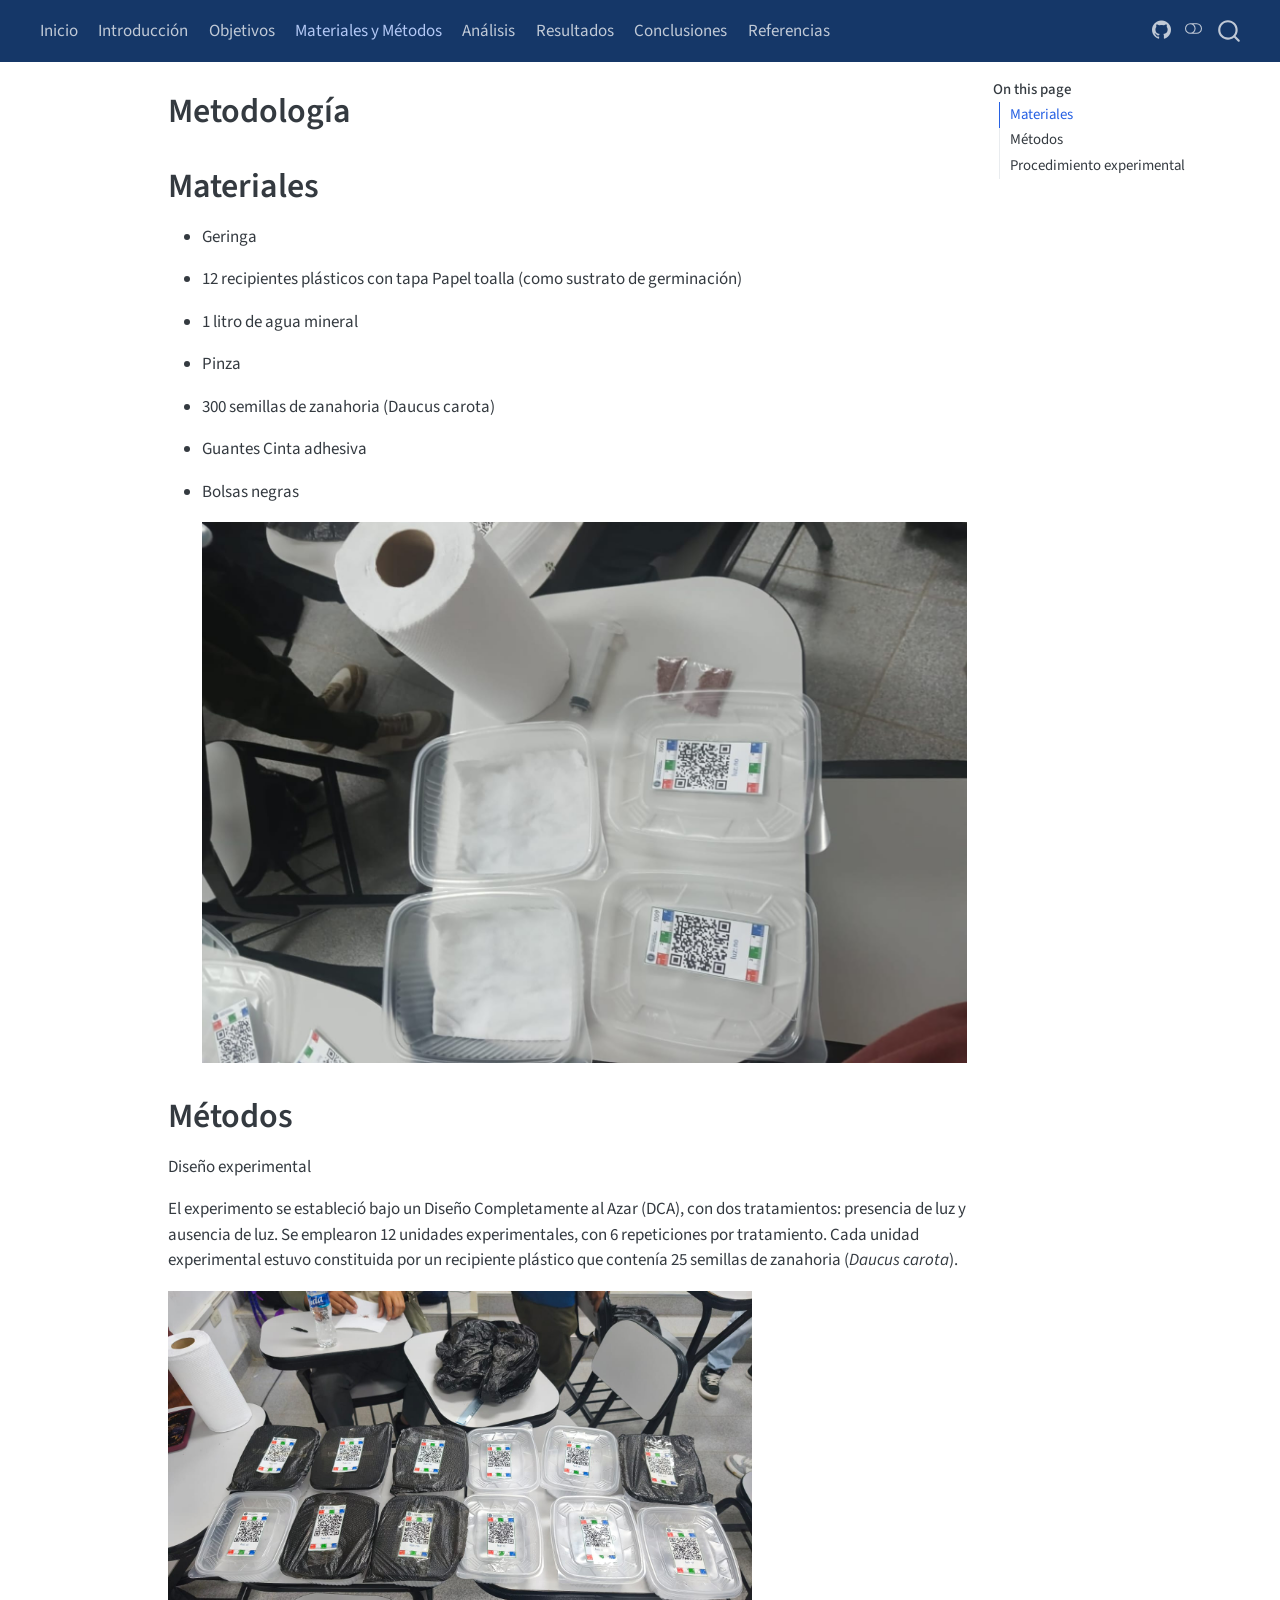
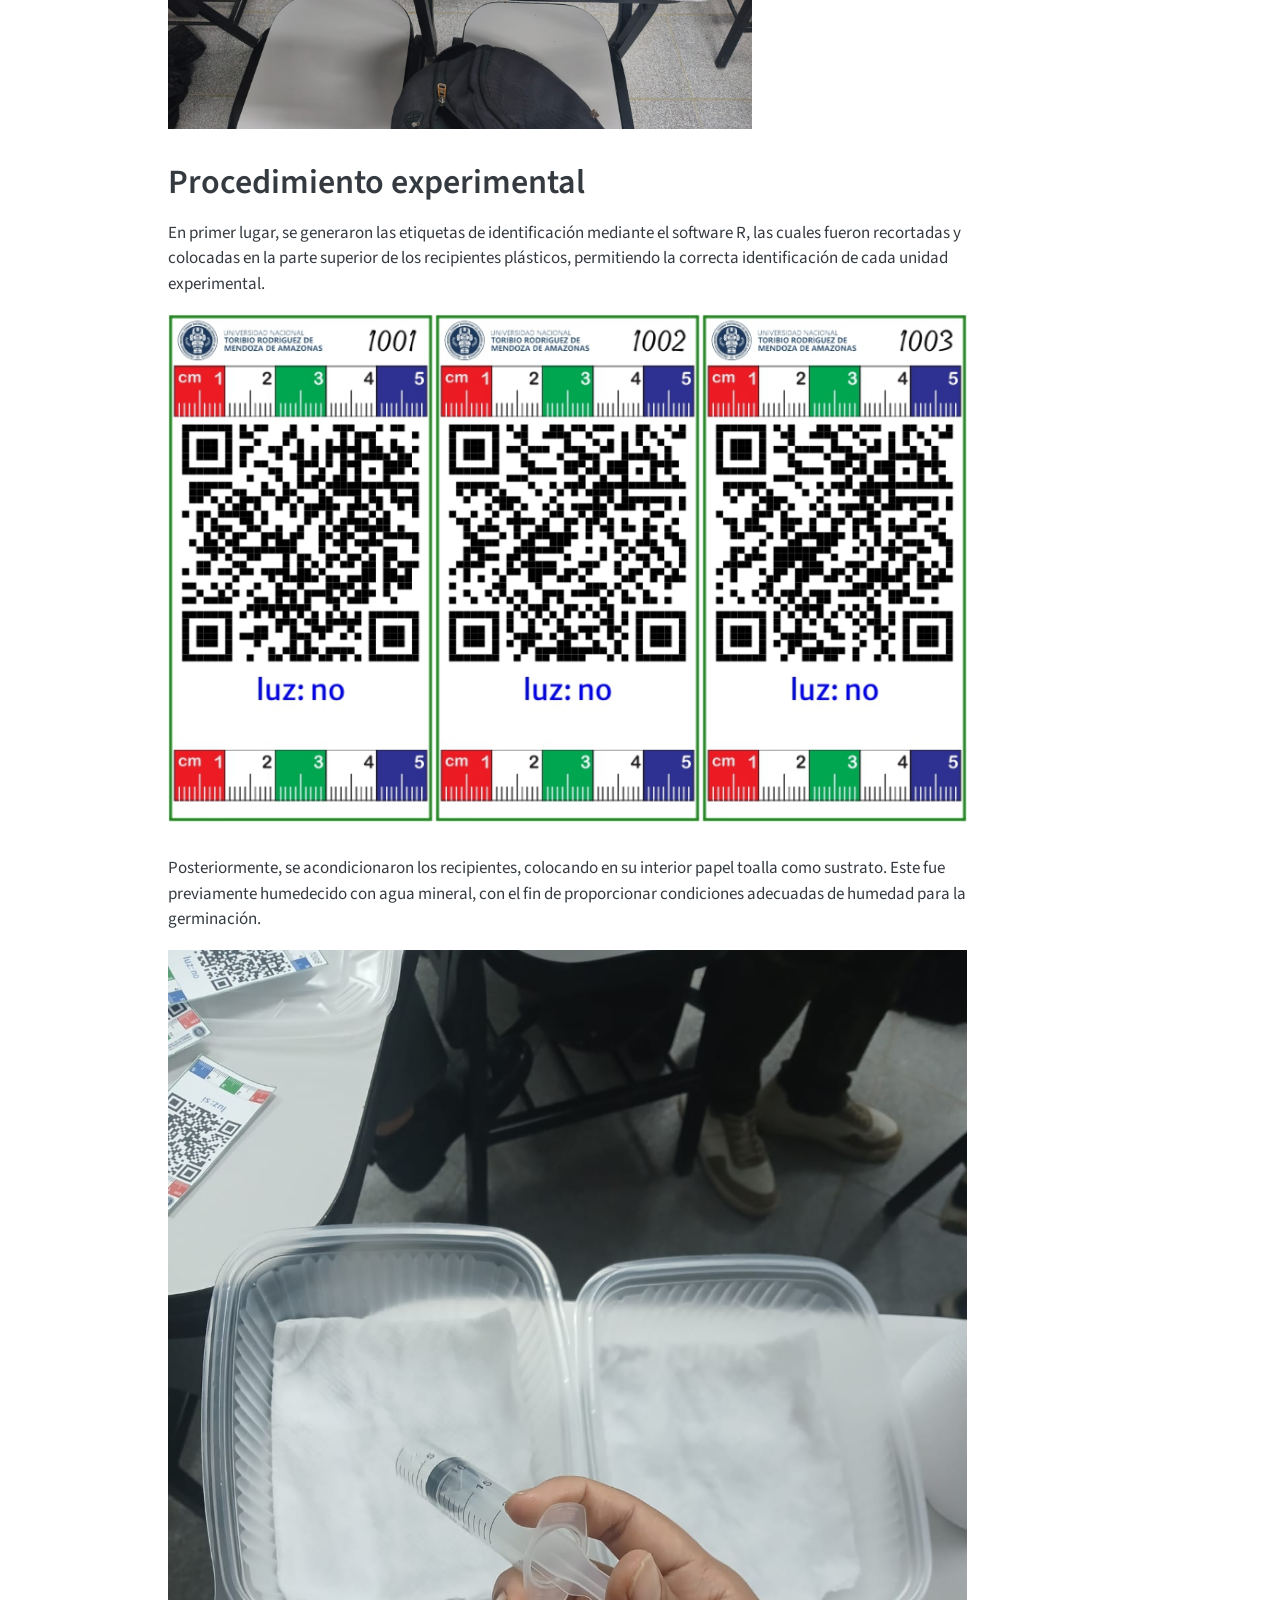
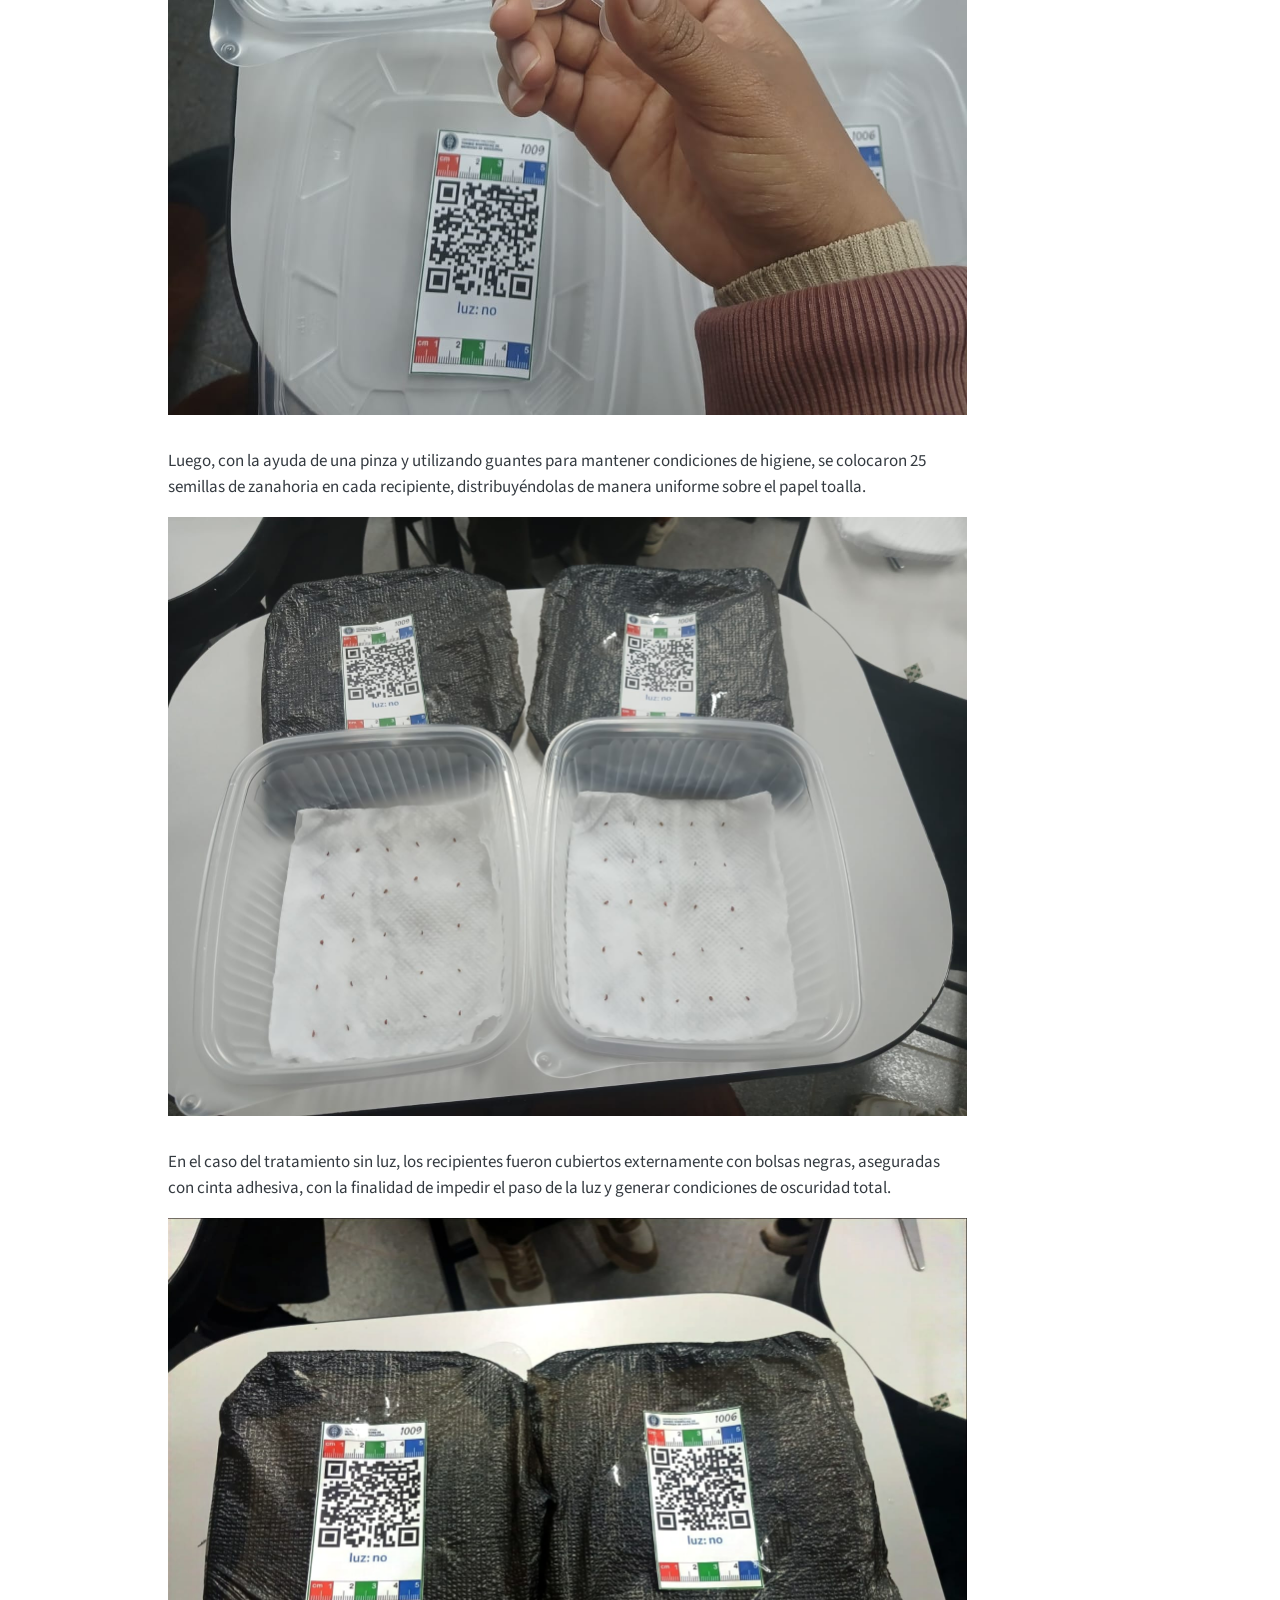
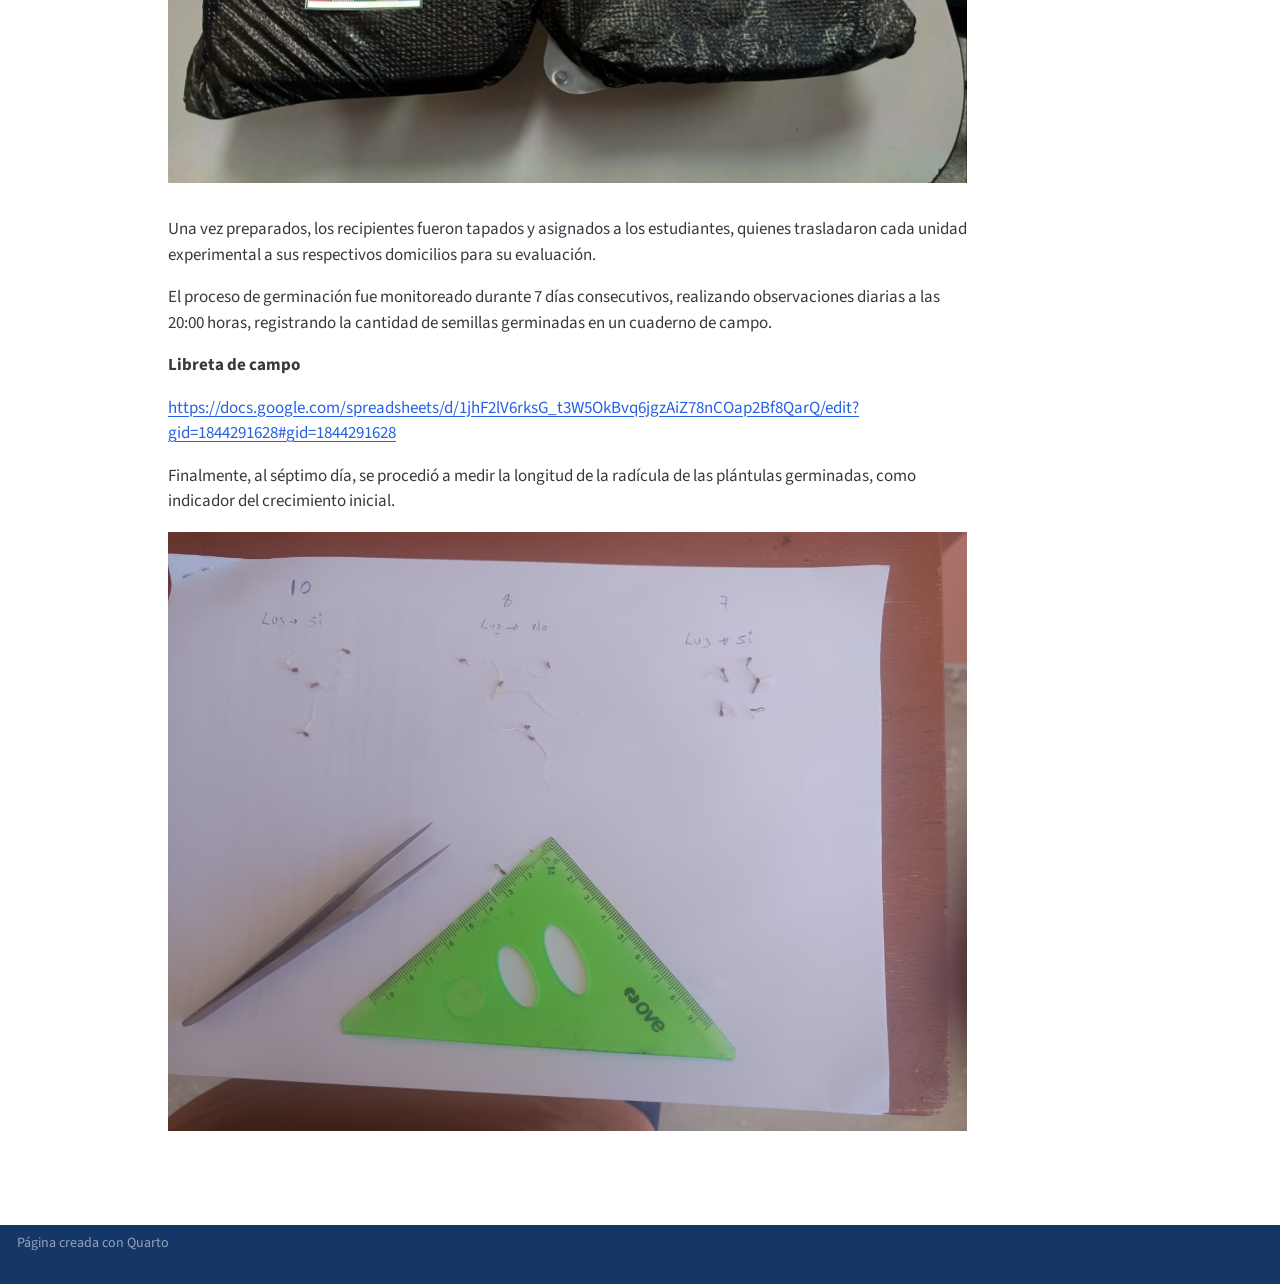
<file: docs/metodologia.html>
<!DOCTYPE html>
<html xmlns="http://www.w3.org/1999/xhtml" lang="en" xml:lang="en"><head>

<meta charset="utf-8">
<meta name="generator" content="quarto-1.9.36">

<meta name="viewport" content="width=device-width, initial-scale=1.0, user-scalable=yes">


<title>Metodología – Germinación de Zanahoria</title>
<style>
/* Default styles provided by pandoc.
** See https://pandoc.org/MANUAL.html#variables-for-html for config info.
*/
code{white-space: pre-wrap;}
span.smallcaps{font-variant: small-caps;}
div.columns{display: flex; gap: min(4vw, 1.5em);}
div.column{flex: auto; overflow-x: auto;}
div.hanging-indent{margin-left: 1.5em; text-indent: -1.5em;}
ul.task-list{list-style: none;}
ul.task-list li input[type="checkbox"] {
  width: 0.8em;
  margin: 0 0.8em 0.2em -1em; /* quarto-specific, see https://github.com/quarto-dev/quarto-cli/issues/4556 */ 
  vertical-align: middle;
}
</style>


<script src="site_libs/quarto-nav/quarto-nav.js"></script>
<script src="site_libs/quarto-nav/headroom.min.js"></script>
<script src="site_libs/clipboard/clipboard.min.js"></script>
<script src="site_libs/quarto-search/autocomplete.umd.js"></script>
<script src="site_libs/quarto-search/fuse.min.js"></script>
<script src="site_libs/quarto-search/quarto-search.js"></script>
<meta name="quarto:offset" content="./">
<script src="site_libs/quarto-html/quarto.js" type="module"></script>
<script src="site_libs/quarto-html/tabsets/tabsets.js" type="module"></script>
<script src="site_libs/quarto-html/popper.min.js"></script>
<script src="site_libs/quarto-html/tippy.umd.min.js"></script>
<script src="site_libs/quarto-html/anchor.min.js"></script>
<link href="site_libs/quarto-html/tippy.css" rel="stylesheet">
<link href="site_libs/quarto-html/quarto-syntax-highlighting-845c23b38eaddc0f92fda52bfe77a8c8.css" rel="stylesheet" class="quarto-color-scheme" id="quarto-text-highlighting-styles">
<link href="site_libs/quarto-html/quarto-syntax-highlighting-dark-f418161beb48e0141c760e455f12af2c.css" rel="stylesheet" class="quarto-color-scheme quarto-color-alternate" id="quarto-text-highlighting-styles">
<link href="site_libs/quarto-html/quarto-syntax-highlighting-845c23b38eaddc0f92fda52bfe77a8c8.css" rel="stylesheet" class="quarto-color-scheme-extra" id="quarto-text-highlighting-styles">
<script src="site_libs/bootstrap/bootstrap.min.js"></script>
<link href="site_libs/bootstrap/bootstrap-icons.css" rel="stylesheet">
<link href="site_libs/bootstrap/bootstrap-e8717cbc217038f2bf43ba4f09ca7d1d.min.css" rel="stylesheet" append-hash="true" class="quarto-color-scheme" id="quarto-bootstrap" data-mode="light">
<link href="site_libs/bootstrap/bootstrap-dark-9d4fcde2272ed5f8f320b2137b805faa.min.css" rel="stylesheet" append-hash="true" class="quarto-color-scheme quarto-color-alternate" id="quarto-bootstrap" data-mode="dark">
<link href="site_libs/bootstrap/bootstrap-e8717cbc217038f2bf43ba4f09ca7d1d.min.css" rel="stylesheet" append-hash="true" class="quarto-color-scheme-extra" id="quarto-bootstrap" data-mode="light">
<script id="quarto-search-options" type="application/json">{
  "location": "navbar",
  "copy-button": false,
  "collapse-after": 3,
  "panel-placement": "end",
  "type": "overlay",
  "limit": 50,
  "keyboard-shortcut": [
    "f",
    "/",
    "s"
  ],
  "show-item-context": false,
  "language": {
    "search-no-results-text": "No results",
    "search-matching-documents-text": "matching documents",
    "search-copy-link-title": "Copy link to search",
    "search-hide-matches-text": "Hide additional matches",
    "search-more-match-text": "more match in this document",
    "search-more-matches-text": "more matches in this document",
    "search-clear-button-title": "Clear",
    "search-text-placeholder": "",
    "search-detached-cancel-button-title": "Cancel",
    "search-submit-button-title": "Submit",
    "search-label": "Search"
  }
}</script>


</head>

<body class="nav-fixed quarto-light"><script id="quarto-html-before-body" type="application/javascript">
    const toggleBodyColorMode = (bsSheetEl) => {
      const mode = bsSheetEl.getAttribute("data-mode");
      const bodyEl = window.document.querySelector("body");
      if (mode === "dark") {
        bodyEl.classList.add("quarto-dark");
        bodyEl.classList.remove("quarto-light");
      } else {
        bodyEl.classList.add("quarto-light");
        bodyEl.classList.remove("quarto-dark");
      }
    }
    const toggleBodyColorPrimary = () => {
      const bsSheetEl = window.document.querySelector("link#quarto-bootstrap:not([rel=disabled-stylesheet])");
      if (bsSheetEl) {
        toggleBodyColorMode(bsSheetEl);
      }
    }
    const setColorSchemeToggle = (alternate) => {
      const toggles = window.document.querySelectorAll('.quarto-color-scheme-toggle');
      for (let i=0; i < toggles.length; i++) {
        const toggle = toggles[i];
        if (toggle) {
          if (alternate) {
            toggle.classList.add("alternate");
          } else {
            toggle.classList.remove("alternate");
          }
        }
      }
    };
    const toggleColorMode = (alternate) => {
      // Switch the stylesheets
      const primaryStylesheets = window.document.querySelectorAll('link.quarto-color-scheme:not(.quarto-color-alternate)');
      const alternateStylesheets = window.document.querySelectorAll('link.quarto-color-scheme.quarto-color-alternate');
      manageTransitions('#quarto-margin-sidebar .nav-link', false);
      if (alternate) {
        // note: dark is layered on light, we don't disable primary!
        enableStylesheet(alternateStylesheets);
        for (const sheetNode of alternateStylesheets) {
          if (sheetNode.id === "quarto-bootstrap") {
            toggleBodyColorMode(sheetNode);
          }
        }
      } else {
        disableStylesheet(alternateStylesheets);
        enableStylesheet(primaryStylesheets)
        toggleBodyColorPrimary();
      }
      manageTransitions('#quarto-margin-sidebar .nav-link', true);
      // Switch the toggles
      setColorSchemeToggle(alternate)
      // Hack to workaround the fact that safari doesn't
      // properly recolor the scrollbar when toggling (#1455)
      if (navigator.userAgent.indexOf('Safari') > 0 && navigator.userAgent.indexOf('Chrome') == -1) {
        manageTransitions("body", false);
        window.scrollTo(0, 1);
        setTimeout(() => {
          window.scrollTo(0, 0);
          manageTransitions("body", true);
        }, 40);
      }
    }
    const disableStylesheet = (stylesheets) => {
      for (let i=0; i < stylesheets.length; i++) {
        const stylesheet = stylesheets[i];
        stylesheet.rel = 'disabled-stylesheet';
      }
    }
    const enableStylesheet = (stylesheets) => {
      for (let i=0; i < stylesheets.length; i++) {
        const stylesheet = stylesheets[i];
        if(stylesheet.rel !== 'stylesheet') { // for Chrome, which will still FOUC without this check
          stylesheet.rel = 'stylesheet';
        }
      }
    }
    const manageTransitions = (selector, allowTransitions) => {
      const els = window.document.querySelectorAll(selector);
      for (let i=0; i < els.length; i++) {
        const el = els[i];
        if (allowTransitions) {
          el.classList.remove('notransition');
        } else {
          el.classList.add('notransition');
        }
      }
    }
    const isFileUrl = () => {
      return window.location.protocol === 'file:';
    }
    const hasAlternateSentinel = () => {
      let styleSentinel = getColorSchemeSentinel();
      if (styleSentinel !== null) {
        return styleSentinel === "alternate";
      } else {
        return false;
      }
    }
    const setStyleSentinel = (alternate) => {
      const value = alternate ? "alternate" : "default";
      if (!isFileUrl()) {
        window.localStorage.setItem("quarto-color-scheme", value);
      } else {
        localAlternateSentinel = value;
      }
    }
    const getColorSchemeSentinel = () => {
      if (!isFileUrl()) {
        const storageValue = window.localStorage.getItem("quarto-color-scheme");
        return storageValue != null ? storageValue : localAlternateSentinel;
      } else {
        return localAlternateSentinel;
      }
    }
    const toggleGiscusIfUsed = (isAlternate, darkModeDefault) => {
      const baseTheme = document.querySelector('#giscus-base-theme')?.value ?? 'light';
      const alternateTheme = document.querySelector('#giscus-alt-theme')?.value ?? 'dark';
      let newTheme = '';
      if(authorPrefersDark) {
        newTheme = isAlternate ? baseTheme : alternateTheme;
      } else {
        newTheme = isAlternate ? alternateTheme : baseTheme;
      }
      const changeGiscusTheme = () => {
        // From: https://github.com/giscus/giscus/issues/336
        const sendMessage = (message) => {
          const iframe = document.querySelector('iframe.giscus-frame');
          if (!iframe) return;
          iframe.contentWindow.postMessage({ giscus: message }, 'https://giscus.app');
        }
        sendMessage({
          setConfig: {
            theme: newTheme
          }
        });
      }
      const isGiscussLoaded = window.document.querySelector('iframe.giscus-frame') !== null;
      if (isGiscussLoaded) {
        changeGiscusTheme();
      }
    };
    const authorPrefersDark = false;
    const darkModeDefault = authorPrefersDark;
      document.querySelector('link#quarto-text-highlighting-styles.quarto-color-scheme-extra').rel = 'disabled-stylesheet';
      document.querySelector('link#quarto-bootstrap.quarto-color-scheme-extra').rel = 'disabled-stylesheet';
    let localAlternateSentinel = darkModeDefault ? 'alternate' : 'default';
    // Dark / light mode switch
    window.quartoToggleColorScheme = () => {
      // Read the current dark / light value
      let toAlternate = !hasAlternateSentinel();
      toggleColorMode(toAlternate);
      setStyleSentinel(toAlternate);
      toggleGiscusIfUsed(toAlternate, darkModeDefault);
      window.dispatchEvent(new Event('resize'));
    };
    // Switch to dark mode if need be
    if (hasAlternateSentinel()) {
      toggleColorMode(true);
    } else {
      toggleColorMode(false);
    }
  </script>

<div id="quarto-search-results"></div>
  <header id="quarto-header" class="headroom fixed-top">
    <nav class="navbar navbar-expand-lg " data-bs-theme="dark">
      <div class="navbar-container container-fluid">
            <div id="quarto-search" class="" title="Search"></div>
          <button class="navbar-toggler" type="button" data-bs-toggle="collapse" data-bs-target="#navbarCollapse" aria-controls="navbarCollapse" role="menu" aria-expanded="false" aria-label="Toggle navigation" onclick="if (window.quartoToggleHeadroom) { window.quartoToggleHeadroom(); }">
  <span class="navbar-toggler-icon"></span>
</button>
          <div class="collapse navbar-collapse" id="navbarCollapse">
            <ul class="navbar-nav navbar-nav-scroll me-auto">
  <li class="nav-item">
    <a class="nav-link" href="./index.html"> 
<span class="menu-text">Inicio</span></a>
  </li>  
  <li class="nav-item">
    <a class="nav-link" href="./introduccion.html"> 
<span class="menu-text">Introducción</span></a>
  </li>  
  <li class="nav-item">
    <a class="nav-link" href="./objetivos.html"> 
<span class="menu-text">Objetivos</span></a>
  </li>  
  <li class="nav-item">
    <a class="nav-link active" href="./metodologia.html" aria-current="page"> 
<span class="menu-text">Materiales y Métodos</span></a>
  </li>  
  <li class="nav-item">
    <a class="nav-link" href="./ESM.html"> 
<span class="menu-text">Análisis</span></a>
  </li>  
  <li class="nav-item">
    <a class="nav-link" href="./resultados.html"> 
<span class="menu-text">Resultados</span></a>
  </li>  
  <li class="nav-item">
    <a class="nav-link" href="./conclusiones.html"> 
<span class="menu-text">Conclusiones</span></a>
  </li>  
  <li class="nav-item">
    <a class="nav-link" href="./referencias.html"> 
<span class="menu-text">Referencias</span></a>
  </li>  
</ul>
            <ul class="navbar-nav navbar-nav-scroll ms-auto">
  <li class="nav-item compact">
    <a class="nav-link" href="https://github.com/7342664321-bot/GRUP_ZANAHORIA"> <i class="bi bi-github" role="img" aria-label="GitHub">
</i> 
<span class="menu-text"></span></a>
  </li>  
</ul>
          </div> <!-- /navcollapse -->
            <div class="quarto-navbar-tools">
  <a href="" class="quarto-color-scheme-toggle quarto-navigation-tool  px-1" onclick="window.quartoToggleColorScheme(); return false;" title="Toggle dark mode"><i class="bi"></i></a>
</div>
      </div> <!-- /container-fluid -->
    </nav>
</header>
<!-- content -->
<div id="quarto-content" class="quarto-container page-columns page-rows-contents page-layout-article page-navbar">
<!-- sidebar -->
<!-- margin-sidebar -->
    <div id="quarto-margin-sidebar" class="sidebar margin-sidebar">
        <nav id="TOC" role="doc-toc" class="toc-active">
    <h2 id="toc-title">On this page</h2>
   
  <ul>
  <li><a href="#materiales" id="toc-materiales" class="nav-link active" data-scroll-target="#materiales">Materiales</a></li>
  <li><a href="#métodos" id="toc-métodos" class="nav-link" data-scroll-target="#métodos">Métodos</a></li>
  <li><a href="#procedimiento-experimental" id="toc-procedimiento-experimental" class="nav-link" data-scroll-target="#procedimiento-experimental">Procedimiento experimental</a></li>
  </ul>
</nav>
    </div>
<!-- main -->
<main class="content" id="quarto-document-content">


<header id="title-block-header" class="quarto-title-block default">
<div class="quarto-title">
<h1 class="title">Metodología</h1>
</div>



<div class="quarto-title-meta">

    
  
    
  </div>
  


</header>


<section id="materiales" class="level1">
<h1>Materiales</h1>
<ul>
<li><p>Geringa</p></li>
<li><p>12 recipientes plásticos con tapa Papel toalla (como sustrato de germinación)</p></li>
<li><p>1 litro de agua mineral</p></li>
<li><p>Pinza</p></li>
<li><p>300 semillas de zanahoria (Daucus carota)</p></li>
<li><p>Guantes Cinta adhesiva</p></li>
<li><p>Bolsas negras</p>
<p><img src="images/clipboard-1044860985.jpeg" class="img-fluid"></p></li>
</ul>
</section>
<section id="métodos" class="level1">
<h1>Métodos</h1>
<p>Diseño experimental</p>
<p>El experimento se estableció bajo un Diseño Completamente al Azar (DCA), con dos tratamientos: presencia de luz y ausencia de luz. Se emplearon 12 unidades experimentales, con 6 repeticiones por tratamiento. Cada unidad experimental estuvo constituida por un recipiente plástico que contenía 25 semillas de zanahoria (<em>Daucus carota</em>).</p>
<p><img src="images/03.jfif" class="img-fluid" width="584"></p>
</section>
<section id="procedimiento-experimental" class="level1">
<h1>Procedimiento experimental</h1>
<p>En primer lugar, se generaron las etiquetas de identificación mediante el software R, las cuales fueron recortadas y colocadas en la parte superior de los recipientes plásticos, permitiendo la correcta identificación de cada unidad experimental.</p>
<div class="quarto-figure quarto-figure-center">
<figure class="figure">
<p><img src="images/CODIGO.png" class="img-fluid quarto-figure quarto-figure-center figure-img"></p>
</figure>
</div>
<p>Posteriormente, se acondicionaron los recipientes, colocando en su interior papel toalla como sustrato. Este fue previamente humedecido con agua mineral, con el fin de proporcionar condiciones adecuadas de humedad para la germinación.</p>
<div class="quarto-figure quarto-figure-center">
<figure class="figure">
<p><img src="images/001.jfif" class="img-fluid quarto-figure quarto-figure-center figure-img"></p>
</figure>
</div>
<p>Luego, con la ayuda de una pinza y utilizando guantes para mantener condiciones de higiene, se colocaron 25 semillas de zanahoria en cada recipiente, distribuyéndolas de manera uniforme sobre el papel toalla.</p>
<div class="quarto-figure quarto-figure-center">
<figure class="figure">
<p><img src="images/002.jfif" class="img-fluid quarto-figure quarto-figure-center figure-img"></p>
</figure>
</div>
<p>En el caso del tratamiento sin luz, los recipientes fueron cubiertos externamente con bolsas negras, aseguradas con cinta adhesiva, con la finalidad de impedir el paso de la luz y generar condiciones de oscuridad total.</p>
<div class="quarto-figure quarto-figure-center">
<figure class="figure">
<p><img src="images/WhatsApp Image 2026-05-01 at 1.32.43 PM.jpeg" class="img-fluid quarto-figure quarto-figure-center figure-img"></p>
</figure>
</div>
<p>Una vez preparados, los recipientes fueron tapados y asignados a los estudiantes, quienes trasladaron cada unidad experimental a sus respectivos domicilios para su evaluación.</p>
<p>El proceso de germinación fue monitoreado durante 7 días consecutivos, realizando observaciones diarias a las 20:00 horas, registrando la cantidad de semillas germinadas en un cuaderno de campo.</p>
<p><strong>Libreta de campo</strong></p>
<p><a href="https://docs.google.com/spreadsheets/d/1jhF2lV6rksG_t3W5OkBvq6jgzAiZ78nCOap2Bf8QarQ/edit?gid=1844291628#gid=1844291628" class="uri">https://docs.google.com/spreadsheets/d/1jhF2lV6rksG_t3W5OkBvq6jgzAiZ78nCOap2Bf8QarQ/edit?gid=1844291628#gid=1844291628</a></p>
<p>Finalmente, al séptimo día, se procedió a medir la longitud de la radícula de las plántulas germinadas, como indicador del crecimiento inicial.</p>
<p><img src="images/WhatsApp Image 2026-05-01 at 1.57.26 PM.jpeg" class="img-fluid"></p>


</section>

</main> <!-- /main -->
<script id="quarto-html-after-body" type="application/javascript">
  window.document.addEventListener("DOMContentLoaded", function (event) {
    // Ensure there is a toggle, if there isn't float one in the top right
    if (window.document.querySelector('.quarto-color-scheme-toggle') === null) {
      const a = window.document.createElement('a');
      a.classList.add('top-right');
      a.classList.add('quarto-color-scheme-toggle');
      a.href = "";
      a.onclick = function() { try { window.quartoToggleColorScheme(); } catch {} return false; };
      const i = window.document.createElement("i");
      i.classList.add('bi');
      a.appendChild(i);
      window.document.body.appendChild(a);
    }
    setColorSchemeToggle(hasAlternateSentinel())
    const icon = "";
    const anchorJS = new window.AnchorJS();
    anchorJS.options = {
      placement: 'right',
      icon: icon
    };
    anchorJS.add('.anchored');
    const isCodeAnnotation = (el) => {
      for (const clz of el.classList) {
        if (clz.startsWith('code-annotation-')) {                     
          return true;
        }
      }
      return false;
    }
    const onCopySuccess = function(e) {
      // button target
      const button = e.trigger;
      // don't keep focus
      button.blur();
      // flash "checked"
      button.classList.add('code-copy-button-checked');
      var currentTitle = button.getAttribute("title");
      button.setAttribute("title", "Copied!");
      let tooltip;
      if (window.bootstrap) {
        button.setAttribute("data-bs-toggle", "tooltip");
        button.setAttribute("data-bs-placement", "left");
        button.setAttribute("data-bs-title", "Copied!");
        tooltip = new bootstrap.Tooltip(button, 
          { trigger: "manual", 
            customClass: "code-copy-button-tooltip",
            offset: [0, -8]});
        tooltip.show();    
      }
      setTimeout(function() {
        if (tooltip) {
          tooltip.hide();
          button.removeAttribute("data-bs-title");
          button.removeAttribute("data-bs-toggle");
          button.removeAttribute("data-bs-placement");
        }
        button.setAttribute("title", currentTitle);
        button.classList.remove('code-copy-button-checked');
      }, 1000);
      // clear code selection
      e.clearSelection();
    }
    const getTextToCopy = function(trigger) {
      const outerScaffold = trigger.parentElement.cloneNode(true);
      const codeEl = outerScaffold.querySelector('code');
      for (const childEl of codeEl.children) {
        if (isCodeAnnotation(childEl)) {
          childEl.remove();
        }
      }
      return codeEl.innerText;
    }
    const clipboard = new window.ClipboardJS('.code-copy-button:not([data-in-quarto-modal])', {
      text: getTextToCopy
    });
    clipboard.on('success', onCopySuccess);
    if (window.document.getElementById('quarto-embedded-source-code-modal')) {
      const clipboardModal = new window.ClipboardJS('.code-copy-button[data-in-quarto-modal]', {
        text: getTextToCopy,
        container: window.document.getElementById('quarto-embedded-source-code-modal')
      });
      clipboardModal.on('success', onCopySuccess);
    }
      var localhostRegex = new RegExp(/^(?:http|https):\/\/localhost\:?[0-9]*\//);
      var mailtoRegex = new RegExp(/^mailto:/);
        var filterRegex = new RegExp('/' + window.location.host + '/');
      var isInternal = (href) => {
          return filterRegex.test(href) || localhostRegex.test(href) || mailtoRegex.test(href);
      }
      // Inspect non-navigation links and adorn them if external
     var links = window.document.querySelectorAll('a[href]:not(.nav-link):not(.navbar-brand):not(.toc-action):not(.sidebar-link):not(.sidebar-item-toggle):not(.pagination-link):not(.no-external):not([aria-hidden]):not(.dropdown-item):not(.quarto-navigation-tool):not(.about-link)');
      for (var i=0; i<links.length; i++) {
        const link = links[i];
        if (!isInternal(link.href)) {
          // undo the damage that might have been done by quarto-nav.js in the case of
          // links that we want to consider external
          if (link.dataset.originalHref !== undefined) {
            link.href = link.dataset.originalHref;
          }
        }
      }
    function tippyHover(el, contentFn, onTriggerFn, onUntriggerFn) {
      const config = {
        allowHTML: true,
        maxWidth: 500,
        delay: 100,
        arrow: false,
        appendTo: function(el) {
            return el.parentElement;
        },
        interactive: true,
        interactiveBorder: 10,
        theme: 'quarto',
        placement: 'bottom-start',
      };
      if (contentFn) {
        config.content = contentFn;
      }
      if (onTriggerFn) {
        config.onTrigger = onTriggerFn;
      }
      if (onUntriggerFn) {
        config.onUntrigger = onUntriggerFn;
      }
      window.tippy(el, config); 
    }
    const noterefs = window.document.querySelectorAll('a[role="doc-noteref"]');
    for (var i=0; i<noterefs.length; i++) {
      const ref = noterefs[i];
      tippyHover(ref, function() {
        // use id or data attribute instead here
        let href = ref.getAttribute('data-footnote-href') || ref.getAttribute('href');
        try { href = new URL(href).hash; } catch {}
        const id = href.replace(/^#\/?/, "");
        const note = window.document.getElementById(id);
        if (note) {
          return note.innerHTML;
        } else {
          return "";
        }
      });
    }
    const xrefs = window.document.querySelectorAll('a.quarto-xref');
    const processXRef = (id, note) => {
      // Strip column container classes
      const stripColumnClz = (el) => {
        el.classList.remove("page-full", "page-columns");
        if (el.children) {
          for (const child of el.children) {
            stripColumnClz(child);
          }
        }
      }
      stripColumnClz(note)
      if (id === null || id.startsWith('sec-')) {
        // Special case sections, only their first couple elements
        const container = document.createElement("div");
        if (note.children && note.children.length > 2) {
          container.appendChild(note.children[0].cloneNode(true));
          for (let i = 1; i < note.children.length; i++) {
            const child = note.children[i];
            if (child.tagName === "P" && child.innerText === "") {
              continue;
            } else {
              container.appendChild(child.cloneNode(true));
              break;
            }
          }
          if (window.Quarto?.typesetMath) {
            window.Quarto.typesetMath(container);
          }
          return container.innerHTML
        } else {
          if (window.Quarto?.typesetMath) {
            window.Quarto.typesetMath(note);
          }
          return note.innerHTML;
        }
      } else {
        // Remove any anchor links if they are present
        const anchorLink = note.querySelector('a.anchorjs-link');
        if (anchorLink) {
          anchorLink.remove();
        }
        if (window.Quarto?.typesetMath) {
          window.Quarto.typesetMath(note);
        }
        if (note.classList.contains("callout")) {
          return note.outerHTML;
        } else {
          return note.innerHTML;
        }
      }
    }
    for (var i=0; i<xrefs.length; i++) {
      const xref = xrefs[i];
      tippyHover(xref, undefined, function(instance) {
        instance.disable();
        let url = xref.getAttribute('href');
        let hash = undefined; 
        if (url.startsWith('#')) {
          hash = url;
        } else {
          try { hash = new URL(url).hash; } catch {}
        }
        if (hash) {
          const id = hash.replace(/^#\/?/, "");
          const note = window.document.getElementById(id);
          if (note !== null) {
            try {
              const html = processXRef(id, note.cloneNode(true));
              instance.setContent(html);
            } finally {
              instance.enable();
              instance.show();
            }
          } else {
            // See if we can fetch this
            fetch(url.split('#')[0])
            .then(res => res.text())
            .then(html => {
              const parser = new DOMParser();
              const htmlDoc = parser.parseFromString(html, "text/html");
              const note = htmlDoc.getElementById(id);
              if (note !== null) {
                const html = processXRef(id, note);
                instance.setContent(html);
              } 
            }).finally(() => {
              instance.enable();
              instance.show();
            });
          }
        } else {
          // See if we can fetch a full url (with no hash to target)
          // This is a special case and we should probably do some content thinning / targeting
          fetch(url)
          .then(res => res.text())
          .then(html => {
            const parser = new DOMParser();
            const htmlDoc = parser.parseFromString(html, "text/html");
            const note = htmlDoc.querySelector('main.content');
            if (note !== null) {
              // This should only happen for chapter cross references
              // (since there is no id in the URL)
              // remove the first header
              if (note.children.length > 0 && note.children[0].tagName === "HEADER") {
                note.children[0].remove();
              }
              const html = processXRef(null, note);
              instance.setContent(html);
            } 
          }).finally(() => {
            instance.enable();
            instance.show();
          });
        }
      }, function(instance) {
      });
    }
        let selectedAnnoteEl;
        const selectorForAnnotation = ( cell, annotation) => {
          let cellAttr = 'data-code-cell="' + cell + '"';
          let lineAttr = 'data-code-annotation="' +  annotation + '"';
          const selector = 'span[' + cellAttr + '][' + lineAttr + ']';
          return selector;
        }
        const selectCodeLines = (annoteEl) => {
          const doc = window.document;
          const targetCell = annoteEl.getAttribute("data-target-cell");
          const targetAnnotation = annoteEl.getAttribute("data-target-annotation");
          const annoteSpan = window.document.querySelector(selectorForAnnotation(targetCell, targetAnnotation));
          const lines = annoteSpan.getAttribute("data-code-lines").split(",");
          const lineIds = lines.map((line) => {
            return targetCell + "-" + line;
          })
          let top = null;
          let height = null;
          let parent = null;
          if (lineIds.length > 0) {
              //compute the position of the single el (top and bottom and make a div)
              const el = window.document.getElementById(lineIds[0]);
              top = el.offsetTop;
              height = el.offsetHeight;
              parent = el.parentElement.parentElement;
            if (lineIds.length > 1) {
              const lastEl = window.document.getElementById(lineIds[lineIds.length - 1]);
              const bottom = lastEl.offsetTop + lastEl.offsetHeight;
              height = bottom - top;
            }
            if (top !== null && height !== null && parent !== null) {
              // cook up a div (if necessary) and position it 
              let div = window.document.getElementById("code-annotation-line-highlight");
              if (div === null) {
                div = window.document.createElement("div");
                div.setAttribute("id", "code-annotation-line-highlight");
                div.style.position = 'absolute';
                parent.appendChild(div);
              }
              div.style.top = top - 2 + "px";
              div.style.height = height + 4 + "px";
              div.style.left = 0;
              let gutterDiv = window.document.getElementById("code-annotation-line-highlight-gutter");
              if (gutterDiv === null) {
                gutterDiv = window.document.createElement("div");
                gutterDiv.setAttribute("id", "code-annotation-line-highlight-gutter");
                gutterDiv.style.position = 'absolute';
                const codeCell = window.document.getElementById(targetCell);
                const gutter = codeCell.querySelector('.code-annotation-gutter');
                gutter.appendChild(gutterDiv);
              }
              gutterDiv.style.top = top - 2 + "px";
              gutterDiv.style.height = height + 4 + "px";
            }
            selectedAnnoteEl = annoteEl;
          }
        };
        const unselectCodeLines = () => {
          const elementsIds = ["code-annotation-line-highlight", "code-annotation-line-highlight-gutter"];
          elementsIds.forEach((elId) => {
            const div = window.document.getElementById(elId);
            if (div) {
              div.remove();
            }
          });
          selectedAnnoteEl = undefined;
        };
          // Handle positioning of the toggle
      window.addEventListener(
        "resize",
        throttle(() => {
          elRect = undefined;
          if (selectedAnnoteEl) {
            selectCodeLines(selectedAnnoteEl);
          }
        }, 10)
      );
      function throttle(fn, ms) {
      let throttle = false;
      let timer;
        return (...args) => {
          if(!throttle) { // first call gets through
              fn.apply(this, args);
              throttle = true;
          } else { // all the others get throttled
              if(timer) clearTimeout(timer); // cancel #2
              timer = setTimeout(() => {
                fn.apply(this, args);
                timer = throttle = false;
              }, ms);
          }
        };
      }
        // Attach click handler to the DT
        const annoteDls = window.document.querySelectorAll('dt[data-target-cell]');
        for (const annoteDlNode of annoteDls) {
          annoteDlNode.addEventListener('click', (event) => {
            const clickedEl = event.target;
            if (clickedEl !== selectedAnnoteEl) {
              unselectCodeLines();
              const activeEl = window.document.querySelector('dt[data-target-cell].code-annotation-active');
              if (activeEl) {
                activeEl.classList.remove('code-annotation-active');
              }
              selectCodeLines(clickedEl);
              clickedEl.classList.add('code-annotation-active');
            } else {
              // Unselect the line
              unselectCodeLines();
              clickedEl.classList.remove('code-annotation-active');
            }
          });
        }
    const findCites = (el) => {
      const parentEl = el.parentElement;
      if (parentEl) {
        const cites = parentEl.dataset.cites;
        if (cites) {
          return {
            el,
            cites: cites.split(' ')
          };
        } else {
          return findCites(el.parentElement)
        }
      } else {
        return undefined;
      }
    };
    var bibliorefs = window.document.querySelectorAll('a[role="doc-biblioref"]');
    for (var i=0; i<bibliorefs.length; i++) {
      const ref = bibliorefs[i];
      const citeInfo = findCites(ref);
      if (citeInfo) {
        tippyHover(citeInfo.el, function() {
          var popup = window.document.createElement('div');
          citeInfo.cites.forEach(function(cite) {
            var citeDiv = window.document.createElement('div');
            citeDiv.classList.add('hanging-indent');
            citeDiv.classList.add('csl-entry');
            var biblioDiv = window.document.getElementById('ref-' + cite);
            if (biblioDiv) {
              citeDiv.innerHTML = biblioDiv.innerHTML;
            }
            popup.appendChild(citeDiv);
          });
          return popup.innerHTML;
        });
      }
    }
  });
  </script>
</div> <!-- /content -->
<footer class="footer">
  <div class="nav-footer">
    <div class="nav-footer-left">
<p>Página creada con Quarto</p>
</div>   
    <div class="nav-footer-center">
      &nbsp;
    </div>
    <div class="nav-footer-right">
      &nbsp;
    </div>
  </div>
</footer>




</body></html>
</file>
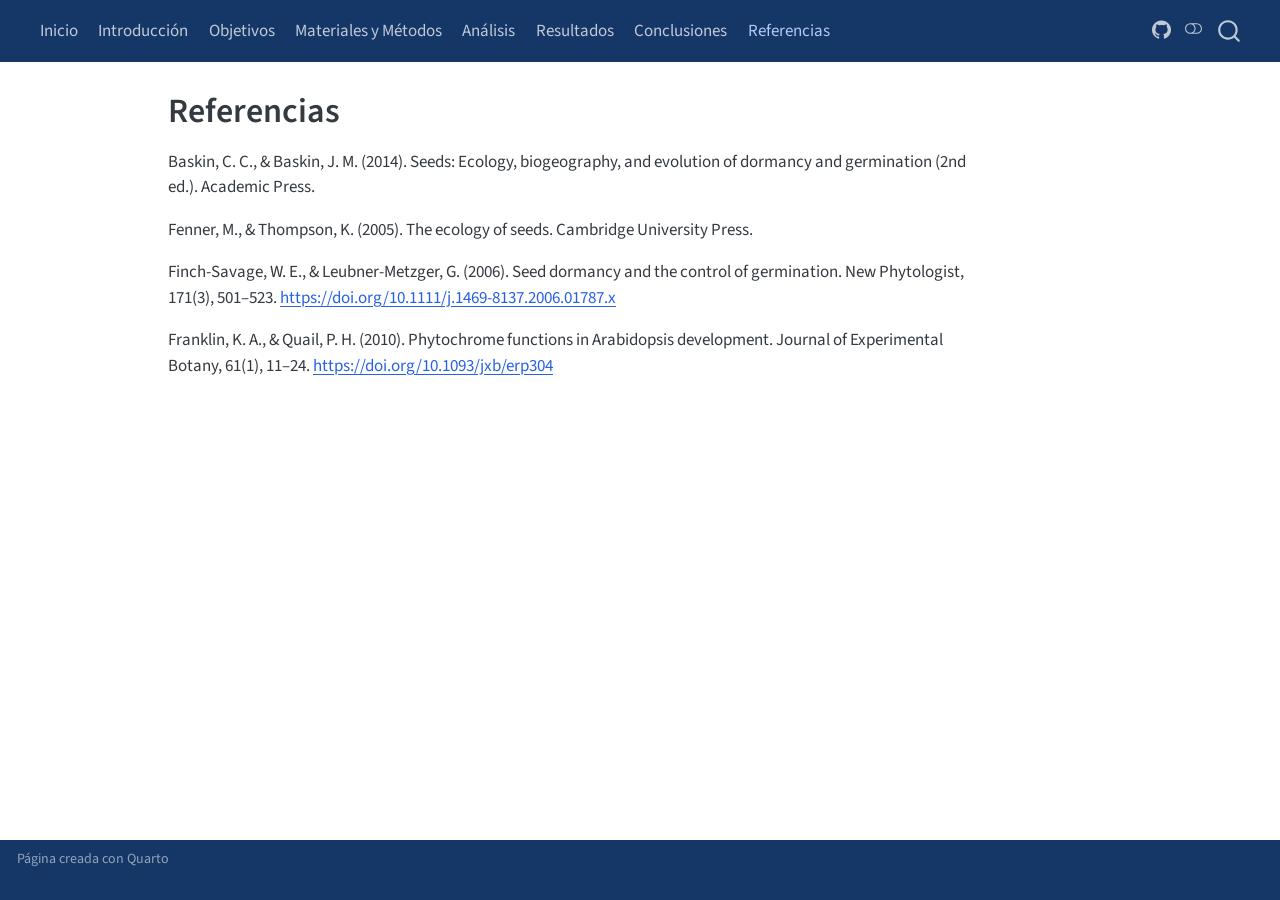
<file: docs/referencias.html>
<!DOCTYPE html>
<html xmlns="http://www.w3.org/1999/xhtml" lang="en" xml:lang="en"><head>

<meta charset="utf-8">
<meta name="generator" content="quarto-1.9.36">

<meta name="viewport" content="width=device-width, initial-scale=1.0, user-scalable=yes">


<title>Referencias – Germinación de Zanahoria</title>
<style>
/* Default styles provided by pandoc.
** See https://pandoc.org/MANUAL.html#variables-for-html for config info.
*/
code{white-space: pre-wrap;}
span.smallcaps{font-variant: small-caps;}
div.columns{display: flex; gap: min(4vw, 1.5em);}
div.column{flex: auto; overflow-x: auto;}
div.hanging-indent{margin-left: 1.5em; text-indent: -1.5em;}
ul.task-list{list-style: none;}
ul.task-list li input[type="checkbox"] {
  width: 0.8em;
  margin: 0 0.8em 0.2em -1em; /* quarto-specific, see https://github.com/quarto-dev/quarto-cli/issues/4556 */ 
  vertical-align: middle;
}
</style>


<script src="site_libs/quarto-nav/quarto-nav.js"></script>
<script src="site_libs/quarto-nav/headroom.min.js"></script>
<script src="site_libs/clipboard/clipboard.min.js"></script>
<script src="site_libs/quarto-search/autocomplete.umd.js"></script>
<script src="site_libs/quarto-search/fuse.min.js"></script>
<script src="site_libs/quarto-search/quarto-search.js"></script>
<meta name="quarto:offset" content="./">
<script src="site_libs/quarto-html/quarto.js" type="module"></script>
<script src="site_libs/quarto-html/tabsets/tabsets.js" type="module"></script>
<script src="site_libs/quarto-html/popper.min.js"></script>
<script src="site_libs/quarto-html/tippy.umd.min.js"></script>
<script src="site_libs/quarto-html/anchor.min.js"></script>
<link href="site_libs/quarto-html/tippy.css" rel="stylesheet">
<link href="site_libs/quarto-html/quarto-syntax-highlighting-845c23b38eaddc0f92fda52bfe77a8c8.css" rel="stylesheet" class="quarto-color-scheme" id="quarto-text-highlighting-styles">
<link href="site_libs/quarto-html/quarto-syntax-highlighting-dark-f418161beb48e0141c760e455f12af2c.css" rel="stylesheet" class="quarto-color-scheme quarto-color-alternate" id="quarto-text-highlighting-styles">
<link href="site_libs/quarto-html/quarto-syntax-highlighting-845c23b38eaddc0f92fda52bfe77a8c8.css" rel="stylesheet" class="quarto-color-scheme-extra" id="quarto-text-highlighting-styles">
<script src="site_libs/bootstrap/bootstrap.min.js"></script>
<link href="site_libs/bootstrap/bootstrap-icons.css" rel="stylesheet">
<link href="site_libs/bootstrap/bootstrap-e8717cbc217038f2bf43ba4f09ca7d1d.min.css" rel="stylesheet" append-hash="true" class="quarto-color-scheme" id="quarto-bootstrap" data-mode="light">
<link href="site_libs/bootstrap/bootstrap-dark-9d4fcde2272ed5f8f320b2137b805faa.min.css" rel="stylesheet" append-hash="true" class="quarto-color-scheme quarto-color-alternate" id="quarto-bootstrap" data-mode="dark">
<link href="site_libs/bootstrap/bootstrap-e8717cbc217038f2bf43ba4f09ca7d1d.min.css" rel="stylesheet" append-hash="true" class="quarto-color-scheme-extra" id="quarto-bootstrap" data-mode="light">
<script id="quarto-search-options" type="application/json">{
  "location": "navbar",
  "copy-button": false,
  "collapse-after": 3,
  "panel-placement": "end",
  "type": "overlay",
  "limit": 50,
  "keyboard-shortcut": [
    "f",
    "/",
    "s"
  ],
  "show-item-context": false,
  "language": {
    "search-no-results-text": "No results",
    "search-matching-documents-text": "matching documents",
    "search-copy-link-title": "Copy link to search",
    "search-hide-matches-text": "Hide additional matches",
    "search-more-match-text": "more match in this document",
    "search-more-matches-text": "more matches in this document",
    "search-clear-button-title": "Clear",
    "search-text-placeholder": "",
    "search-detached-cancel-button-title": "Cancel",
    "search-submit-button-title": "Submit",
    "search-label": "Search"
  }
}</script>


</head>

<body class="nav-fixed quarto-light"><script id="quarto-html-before-body" type="application/javascript">
    const toggleBodyColorMode = (bsSheetEl) => {
      const mode = bsSheetEl.getAttribute("data-mode");
      const bodyEl = window.document.querySelector("body");
      if (mode === "dark") {
        bodyEl.classList.add("quarto-dark");
        bodyEl.classList.remove("quarto-light");
      } else {
        bodyEl.classList.add("quarto-light");
        bodyEl.classList.remove("quarto-dark");
      }
    }
    const toggleBodyColorPrimary = () => {
      const bsSheetEl = window.document.querySelector("link#quarto-bootstrap:not([rel=disabled-stylesheet])");
      if (bsSheetEl) {
        toggleBodyColorMode(bsSheetEl);
      }
    }
    const setColorSchemeToggle = (alternate) => {
      const toggles = window.document.querySelectorAll('.quarto-color-scheme-toggle');
      for (let i=0; i < toggles.length; i++) {
        const toggle = toggles[i];
        if (toggle) {
          if (alternate) {
            toggle.classList.add("alternate");
          } else {
            toggle.classList.remove("alternate");
          }
        }
      }
    };
    const toggleColorMode = (alternate) => {
      // Switch the stylesheets
      const primaryStylesheets = window.document.querySelectorAll('link.quarto-color-scheme:not(.quarto-color-alternate)');
      const alternateStylesheets = window.document.querySelectorAll('link.quarto-color-scheme.quarto-color-alternate');
      manageTransitions('#quarto-margin-sidebar .nav-link', false);
      if (alternate) {
        // note: dark is layered on light, we don't disable primary!
        enableStylesheet(alternateStylesheets);
        for (const sheetNode of alternateStylesheets) {
          if (sheetNode.id === "quarto-bootstrap") {
            toggleBodyColorMode(sheetNode);
          }
        }
      } else {
        disableStylesheet(alternateStylesheets);
        enableStylesheet(primaryStylesheets)
        toggleBodyColorPrimary();
      }
      manageTransitions('#quarto-margin-sidebar .nav-link', true);
      // Switch the toggles
      setColorSchemeToggle(alternate)
      // Hack to workaround the fact that safari doesn't
      // properly recolor the scrollbar when toggling (#1455)
      if (navigator.userAgent.indexOf('Safari') > 0 && navigator.userAgent.indexOf('Chrome') == -1) {
        manageTransitions("body", false);
        window.scrollTo(0, 1);
        setTimeout(() => {
          window.scrollTo(0, 0);
          manageTransitions("body", true);
        }, 40);
      }
    }
    const disableStylesheet = (stylesheets) => {
      for (let i=0; i < stylesheets.length; i++) {
        const stylesheet = stylesheets[i];
        stylesheet.rel = 'disabled-stylesheet';
      }
    }
    const enableStylesheet = (stylesheets) => {
      for (let i=0; i < stylesheets.length; i++) {
        const stylesheet = stylesheets[i];
        if(stylesheet.rel !== 'stylesheet') { // for Chrome, which will still FOUC without this check
          stylesheet.rel = 'stylesheet';
        }
      }
    }
    const manageTransitions = (selector, allowTransitions) => {
      const els = window.document.querySelectorAll(selector);
      for (let i=0; i < els.length; i++) {
        const el = els[i];
        if (allowTransitions) {
          el.classList.remove('notransition');
        } else {
          el.classList.add('notransition');
        }
      }
    }
    const isFileUrl = () => {
      return window.location.protocol === 'file:';
    }
    const hasAlternateSentinel = () => {
      let styleSentinel = getColorSchemeSentinel();
      if (styleSentinel !== null) {
        return styleSentinel === "alternate";
      } else {
        return false;
      }
    }
    const setStyleSentinel = (alternate) => {
      const value = alternate ? "alternate" : "default";
      if (!isFileUrl()) {
        window.localStorage.setItem("quarto-color-scheme", value);
      } else {
        localAlternateSentinel = value;
      }
    }
    const getColorSchemeSentinel = () => {
      if (!isFileUrl()) {
        const storageValue = window.localStorage.getItem("quarto-color-scheme");
        return storageValue != null ? storageValue : localAlternateSentinel;
      } else {
        return localAlternateSentinel;
      }
    }
    const toggleGiscusIfUsed = (isAlternate, darkModeDefault) => {
      const baseTheme = document.querySelector('#giscus-base-theme')?.value ?? 'light';
      const alternateTheme = document.querySelector('#giscus-alt-theme')?.value ?? 'dark';
      let newTheme = '';
      if(authorPrefersDark) {
        newTheme = isAlternate ? baseTheme : alternateTheme;
      } else {
        newTheme = isAlternate ? alternateTheme : baseTheme;
      }
      const changeGiscusTheme = () => {
        // From: https://github.com/giscus/giscus/issues/336
        const sendMessage = (message) => {
          const iframe = document.querySelector('iframe.giscus-frame');
          if (!iframe) return;
          iframe.contentWindow.postMessage({ giscus: message }, 'https://giscus.app');
        }
        sendMessage({
          setConfig: {
            theme: newTheme
          }
        });
      }
      const isGiscussLoaded = window.document.querySelector('iframe.giscus-frame') !== null;
      if (isGiscussLoaded) {
        changeGiscusTheme();
      }
    };
    const authorPrefersDark = false;
    const darkModeDefault = authorPrefersDark;
      document.querySelector('link#quarto-text-highlighting-styles.quarto-color-scheme-extra').rel = 'disabled-stylesheet';
      document.querySelector('link#quarto-bootstrap.quarto-color-scheme-extra').rel = 'disabled-stylesheet';
    let localAlternateSentinel = darkModeDefault ? 'alternate' : 'default';
    // Dark / light mode switch
    window.quartoToggleColorScheme = () => {
      // Read the current dark / light value
      let toAlternate = !hasAlternateSentinel();
      toggleColorMode(toAlternate);
      setStyleSentinel(toAlternate);
      toggleGiscusIfUsed(toAlternate, darkModeDefault);
      window.dispatchEvent(new Event('resize'));
    };
    // Switch to dark mode if need be
    if (hasAlternateSentinel()) {
      toggleColorMode(true);
    } else {
      toggleColorMode(false);
    }
  </script>

<div id="quarto-search-results"></div>
  <header id="quarto-header" class="headroom fixed-top">
    <nav class="navbar navbar-expand-lg " data-bs-theme="dark">
      <div class="navbar-container container-fluid">
            <div id="quarto-search" class="" title="Search"></div>
          <button class="navbar-toggler" type="button" data-bs-toggle="collapse" data-bs-target="#navbarCollapse" aria-controls="navbarCollapse" role="menu" aria-expanded="false" aria-label="Toggle navigation" onclick="if (window.quartoToggleHeadroom) { window.quartoToggleHeadroom(); }">
  <span class="navbar-toggler-icon"></span>
</button>
          <div class="collapse navbar-collapse" id="navbarCollapse">
            <ul class="navbar-nav navbar-nav-scroll me-auto">
  <li class="nav-item">
    <a class="nav-link" href="./index.html"> 
<span class="menu-text">Inicio</span></a>
  </li>  
  <li class="nav-item">
    <a class="nav-link" href="./introduccion.html"> 
<span class="menu-text">Introducción</span></a>
  </li>  
  <li class="nav-item">
    <a class="nav-link" href="./objetivos.html"> 
<span class="menu-text">Objetivos</span></a>
  </li>  
  <li class="nav-item">
    <a class="nav-link" href="./metodologia.html"> 
<span class="menu-text">Materiales y Métodos</span></a>
  </li>  
  <li class="nav-item">
    <a class="nav-link" href="./ESM.html"> 
<span class="menu-text">Análisis</span></a>
  </li>  
  <li class="nav-item">
    <a class="nav-link" href="./resultados.html"> 
<span class="menu-text">Resultados</span></a>
  </li>  
  <li class="nav-item">
    <a class="nav-link" href="./conclusiones.html"> 
<span class="menu-text">Conclusiones</span></a>
  </li>  
  <li class="nav-item">
    <a class="nav-link active" href="./referencias.html" aria-current="page"> 
<span class="menu-text">Referencias</span></a>
  </li>  
</ul>
            <ul class="navbar-nav navbar-nav-scroll ms-auto">
  <li class="nav-item compact">
    <a class="nav-link" href="https://github.com/7342664321-bot/GRUP_ZANAHORIA"> <i class="bi bi-github" role="img" aria-label="GitHub">
</i> 
<span class="menu-text"></span></a>
  </li>  
</ul>
          </div> <!-- /navcollapse -->
            <div class="quarto-navbar-tools">
  <a href="" class="quarto-color-scheme-toggle quarto-navigation-tool  px-1" onclick="window.quartoToggleColorScheme(); return false;" title="Toggle dark mode"><i class="bi"></i></a>
</div>
      </div> <!-- /container-fluid -->
    </nav>
</header>
<!-- content -->
<div id="quarto-content" class="quarto-container page-columns page-rows-contents page-layout-article page-navbar">
<!-- sidebar -->
<!-- margin-sidebar -->
    <div id="quarto-margin-sidebar" class="sidebar margin-sidebar zindex-bottom">
        
    </div>
<!-- main -->
<main class="content" id="quarto-document-content">


<header id="title-block-header" class="quarto-title-block default">
<div class="quarto-title">
<h1 class="title">Referencias</h1>
</div>



<div class="quarto-title-meta">

    
  
    
  </div>
  


</header>


<p>Baskin, C. C., &amp; Baskin, J. M. (2014). Seeds: Ecology, biogeography, and evolution of dormancy and germination (2nd ed.). Academic Press.</p>
<p>Fenner, M., &amp; Thompson, K. (2005). The ecology of seeds. Cambridge University Press.</p>
<p>Finch-Savage, W. E., &amp; Leubner-Metzger, G. (2006). Seed dormancy and the control of germination. New Phytologist, 171(3), 501–523. <a href="https://doi.org/10.1111/j.1469-8137.2006.01787.x" class="uri">https://doi.org/10.1111/j.1469-8137.2006.01787.x</a></p>
<p>Franklin, K. A., &amp; Quail, P. H. (2010). Phytochrome functions in Arabidopsis development. Journal of Experimental Botany, 61(1), 11–24. <a href="https://doi.org/10.1093/jxb/erp304" class="uri">https://doi.org/10.1093/jxb/erp304</a></p>



</main> <!-- /main -->
<script id="quarto-html-after-body" type="application/javascript">
  window.document.addEventListener("DOMContentLoaded", function (event) {
    // Ensure there is a toggle, if there isn't float one in the top right
    if (window.document.querySelector('.quarto-color-scheme-toggle') === null) {
      const a = window.document.createElement('a');
      a.classList.add('top-right');
      a.classList.add('quarto-color-scheme-toggle');
      a.href = "";
      a.onclick = function() { try { window.quartoToggleColorScheme(); } catch {} return false; };
      const i = window.document.createElement("i");
      i.classList.add('bi');
      a.appendChild(i);
      window.document.body.appendChild(a);
    }
    setColorSchemeToggle(hasAlternateSentinel())
    const icon = "";
    const anchorJS = new window.AnchorJS();
    anchorJS.options = {
      placement: 'right',
      icon: icon
    };
    anchorJS.add('.anchored');
    const isCodeAnnotation = (el) => {
      for (const clz of el.classList) {
        if (clz.startsWith('code-annotation-')) {                     
          return true;
        }
      }
      return false;
    }
    const onCopySuccess = function(e) {
      // button target
      const button = e.trigger;
      // don't keep focus
      button.blur();
      // flash "checked"
      button.classList.add('code-copy-button-checked');
      var currentTitle = button.getAttribute("title");
      button.setAttribute("title", "Copied!");
      let tooltip;
      if (window.bootstrap) {
        button.setAttribute("data-bs-toggle", "tooltip");
        button.setAttribute("data-bs-placement", "left");
        button.setAttribute("data-bs-title", "Copied!");
        tooltip = new bootstrap.Tooltip(button, 
          { trigger: "manual", 
            customClass: "code-copy-button-tooltip",
            offset: [0, -8]});
        tooltip.show();    
      }
      setTimeout(function() {
        if (tooltip) {
          tooltip.hide();
          button.removeAttribute("data-bs-title");
          button.removeAttribute("data-bs-toggle");
          button.removeAttribute("data-bs-placement");
        }
        button.setAttribute("title", currentTitle);
        button.classList.remove('code-copy-button-checked');
      }, 1000);
      // clear code selection
      e.clearSelection();
    }
    const getTextToCopy = function(trigger) {
      const outerScaffold = trigger.parentElement.cloneNode(true);
      const codeEl = outerScaffold.querySelector('code');
      for (const childEl of codeEl.children) {
        if (isCodeAnnotation(childEl)) {
          childEl.remove();
        }
      }
      return codeEl.innerText;
    }
    const clipboard = new window.ClipboardJS('.code-copy-button:not([data-in-quarto-modal])', {
      text: getTextToCopy
    });
    clipboard.on('success', onCopySuccess);
    if (window.document.getElementById('quarto-embedded-source-code-modal')) {
      const clipboardModal = new window.ClipboardJS('.code-copy-button[data-in-quarto-modal]', {
        text: getTextToCopy,
        container: window.document.getElementById('quarto-embedded-source-code-modal')
      });
      clipboardModal.on('success', onCopySuccess);
    }
      var localhostRegex = new RegExp(/^(?:http|https):\/\/localhost\:?[0-9]*\//);
      var mailtoRegex = new RegExp(/^mailto:/);
        var filterRegex = new RegExp('/' + window.location.host + '/');
      var isInternal = (href) => {
          return filterRegex.test(href) || localhostRegex.test(href) || mailtoRegex.test(href);
      }
      // Inspect non-navigation links and adorn them if external
     var links = window.document.querySelectorAll('a[href]:not(.nav-link):not(.navbar-brand):not(.toc-action):not(.sidebar-link):not(.sidebar-item-toggle):not(.pagination-link):not(.no-external):not([aria-hidden]):not(.dropdown-item):not(.quarto-navigation-tool):not(.about-link)');
      for (var i=0; i<links.length; i++) {
        const link = links[i];
        if (!isInternal(link.href)) {
          // undo the damage that might have been done by quarto-nav.js in the case of
          // links that we want to consider external
          if (link.dataset.originalHref !== undefined) {
            link.href = link.dataset.originalHref;
          }
        }
      }
    function tippyHover(el, contentFn, onTriggerFn, onUntriggerFn) {
      const config = {
        allowHTML: true,
        maxWidth: 500,
        delay: 100,
        arrow: false,
        appendTo: function(el) {
            return el.parentElement;
        },
        interactive: true,
        interactiveBorder: 10,
        theme: 'quarto',
        placement: 'bottom-start',
      };
      if (contentFn) {
        config.content = contentFn;
      }
      if (onTriggerFn) {
        config.onTrigger = onTriggerFn;
      }
      if (onUntriggerFn) {
        config.onUntrigger = onUntriggerFn;
      }
      window.tippy(el, config); 
    }
    const noterefs = window.document.querySelectorAll('a[role="doc-noteref"]');
    for (var i=0; i<noterefs.length; i++) {
      const ref = noterefs[i];
      tippyHover(ref, function() {
        // use id or data attribute instead here
        let href = ref.getAttribute('data-footnote-href') || ref.getAttribute('href');
        try { href = new URL(href).hash; } catch {}
        const id = href.replace(/^#\/?/, "");
        const note = window.document.getElementById(id);
        if (note) {
          return note.innerHTML;
        } else {
          return "";
        }
      });
    }
    const xrefs = window.document.querySelectorAll('a.quarto-xref');
    const processXRef = (id, note) => {
      // Strip column container classes
      const stripColumnClz = (el) => {
        el.classList.remove("page-full", "page-columns");
        if (el.children) {
          for (const child of el.children) {
            stripColumnClz(child);
          }
        }
      }
      stripColumnClz(note)
      if (id === null || id.startsWith('sec-')) {
        // Special case sections, only their first couple elements
        const container = document.createElement("div");
        if (note.children && note.children.length > 2) {
          container.appendChild(note.children[0].cloneNode(true));
          for (let i = 1; i < note.children.length; i++) {
            const child = note.children[i];
            if (child.tagName === "P" && child.innerText === "") {
              continue;
            } else {
              container.appendChild(child.cloneNode(true));
              break;
            }
          }
          if (window.Quarto?.typesetMath) {
            window.Quarto.typesetMath(container);
          }
          return container.innerHTML
        } else {
          if (window.Quarto?.typesetMath) {
            window.Quarto.typesetMath(note);
          }
          return note.innerHTML;
        }
      } else {
        // Remove any anchor links if they are present
        const anchorLink = note.querySelector('a.anchorjs-link');
        if (anchorLink) {
          anchorLink.remove();
        }
        if (window.Quarto?.typesetMath) {
          window.Quarto.typesetMath(note);
        }
        if (note.classList.contains("callout")) {
          return note.outerHTML;
        } else {
          return note.innerHTML;
        }
      }
    }
    for (var i=0; i<xrefs.length; i++) {
      const xref = xrefs[i];
      tippyHover(xref, undefined, function(instance) {
        instance.disable();
        let url = xref.getAttribute('href');
        let hash = undefined; 
        if (url.startsWith('#')) {
          hash = url;
        } else {
          try { hash = new URL(url).hash; } catch {}
        }
        if (hash) {
          const id = hash.replace(/^#\/?/, "");
          const note = window.document.getElementById(id);
          if (note !== null) {
            try {
              const html = processXRef(id, note.cloneNode(true));
              instance.setContent(html);
            } finally {
              instance.enable();
              instance.show();
            }
          } else {
            // See if we can fetch this
            fetch(url.split('#')[0])
            .then(res => res.text())
            .then(html => {
              const parser = new DOMParser();
              const htmlDoc = parser.parseFromString(html, "text/html");
              const note = htmlDoc.getElementById(id);
              if (note !== null) {
                const html = processXRef(id, note);
                instance.setContent(html);
              } 
            }).finally(() => {
              instance.enable();
              instance.show();
            });
          }
        } else {
          // See if we can fetch a full url (with no hash to target)
          // This is a special case and we should probably do some content thinning / targeting
          fetch(url)
          .then(res => res.text())
          .then(html => {
            const parser = new DOMParser();
            const htmlDoc = parser.parseFromString(html, "text/html");
            const note = htmlDoc.querySelector('main.content');
            if (note !== null) {
              // This should only happen for chapter cross references
              // (since there is no id in the URL)
              // remove the first header
              if (note.children.length > 0 && note.children[0].tagName === "HEADER") {
                note.children[0].remove();
              }
              const html = processXRef(null, note);
              instance.setContent(html);
            } 
          }).finally(() => {
            instance.enable();
            instance.show();
          });
        }
      }, function(instance) {
      });
    }
        let selectedAnnoteEl;
        const selectorForAnnotation = ( cell, annotation) => {
          let cellAttr = 'data-code-cell="' + cell + '"';
          let lineAttr = 'data-code-annotation="' +  annotation + '"';
          const selector = 'span[' + cellAttr + '][' + lineAttr + ']';
          return selector;
        }
        const selectCodeLines = (annoteEl) => {
          const doc = window.document;
          const targetCell = annoteEl.getAttribute("data-target-cell");
          const targetAnnotation = annoteEl.getAttribute("data-target-annotation");
          const annoteSpan = window.document.querySelector(selectorForAnnotation(targetCell, targetAnnotation));
          const lines = annoteSpan.getAttribute("data-code-lines").split(",");
          const lineIds = lines.map((line) => {
            return targetCell + "-" + line;
          })
          let top = null;
          let height = null;
          let parent = null;
          if (lineIds.length > 0) {
              //compute the position of the single el (top and bottom and make a div)
              const el = window.document.getElementById(lineIds[0]);
              top = el.offsetTop;
              height = el.offsetHeight;
              parent = el.parentElement.parentElement;
            if (lineIds.length > 1) {
              const lastEl = window.document.getElementById(lineIds[lineIds.length - 1]);
              const bottom = lastEl.offsetTop + lastEl.offsetHeight;
              height = bottom - top;
            }
            if (top !== null && height !== null && parent !== null) {
              // cook up a div (if necessary) and position it 
              let div = window.document.getElementById("code-annotation-line-highlight");
              if (div === null) {
                div = window.document.createElement("div");
                div.setAttribute("id", "code-annotation-line-highlight");
                div.style.position = 'absolute';
                parent.appendChild(div);
              }
              div.style.top = top - 2 + "px";
              div.style.height = height + 4 + "px";
              div.style.left = 0;
              let gutterDiv = window.document.getElementById("code-annotation-line-highlight-gutter");
              if (gutterDiv === null) {
                gutterDiv = window.document.createElement("div");
                gutterDiv.setAttribute("id", "code-annotation-line-highlight-gutter");
                gutterDiv.style.position = 'absolute';
                const codeCell = window.document.getElementById(targetCell);
                const gutter = codeCell.querySelector('.code-annotation-gutter');
                gutter.appendChild(gutterDiv);
              }
              gutterDiv.style.top = top - 2 + "px";
              gutterDiv.style.height = height + 4 + "px";
            }
            selectedAnnoteEl = annoteEl;
          }
        };
        const unselectCodeLines = () => {
          const elementsIds = ["code-annotation-line-highlight", "code-annotation-line-highlight-gutter"];
          elementsIds.forEach((elId) => {
            const div = window.document.getElementById(elId);
            if (div) {
              div.remove();
            }
          });
          selectedAnnoteEl = undefined;
        };
          // Handle positioning of the toggle
      window.addEventListener(
        "resize",
        throttle(() => {
          elRect = undefined;
          if (selectedAnnoteEl) {
            selectCodeLines(selectedAnnoteEl);
          }
        }, 10)
      );
      function throttle(fn, ms) {
      let throttle = false;
      let timer;
        return (...args) => {
          if(!throttle) { // first call gets through
              fn.apply(this, args);
              throttle = true;
          } else { // all the others get throttled
              if(timer) clearTimeout(timer); // cancel #2
              timer = setTimeout(() => {
                fn.apply(this, args);
                timer = throttle = false;
              }, ms);
          }
        };
      }
        // Attach click handler to the DT
        const annoteDls = window.document.querySelectorAll('dt[data-target-cell]');
        for (const annoteDlNode of annoteDls) {
          annoteDlNode.addEventListener('click', (event) => {
            const clickedEl = event.target;
            if (clickedEl !== selectedAnnoteEl) {
              unselectCodeLines();
              const activeEl = window.document.querySelector('dt[data-target-cell].code-annotation-active');
              if (activeEl) {
                activeEl.classList.remove('code-annotation-active');
              }
              selectCodeLines(clickedEl);
              clickedEl.classList.add('code-annotation-active');
            } else {
              // Unselect the line
              unselectCodeLines();
              clickedEl.classList.remove('code-annotation-active');
            }
          });
        }
    const findCites = (el) => {
      const parentEl = el.parentElement;
      if (parentEl) {
        const cites = parentEl.dataset.cites;
        if (cites) {
          return {
            el,
            cites: cites.split(' ')
          };
        } else {
          return findCites(el.parentElement)
        }
      } else {
        return undefined;
      }
    };
    var bibliorefs = window.document.querySelectorAll('a[role="doc-biblioref"]');
    for (var i=0; i<bibliorefs.length; i++) {
      const ref = bibliorefs[i];
      const citeInfo = findCites(ref);
      if (citeInfo) {
        tippyHover(citeInfo.el, function() {
          var popup = window.document.createElement('div');
          citeInfo.cites.forEach(function(cite) {
            var citeDiv = window.document.createElement('div');
            citeDiv.classList.add('hanging-indent');
            citeDiv.classList.add('csl-entry');
            var biblioDiv = window.document.getElementById('ref-' + cite);
            if (biblioDiv) {
              citeDiv.innerHTML = biblioDiv.innerHTML;
            }
            popup.appendChild(citeDiv);
          });
          return popup.innerHTML;
        });
      }
    }
  });
  </script>
</div> <!-- /content -->
<footer class="footer">
  <div class="nav-footer">
    <div class="nav-footer-left">
<p>Página creada con Quarto</p>
</div>   
    <div class="nav-footer-center">
      &nbsp;
    </div>
    <div class="nav-footer-right">
      &nbsp;
    </div>
  </div>
</footer>




</body></html>
</file>
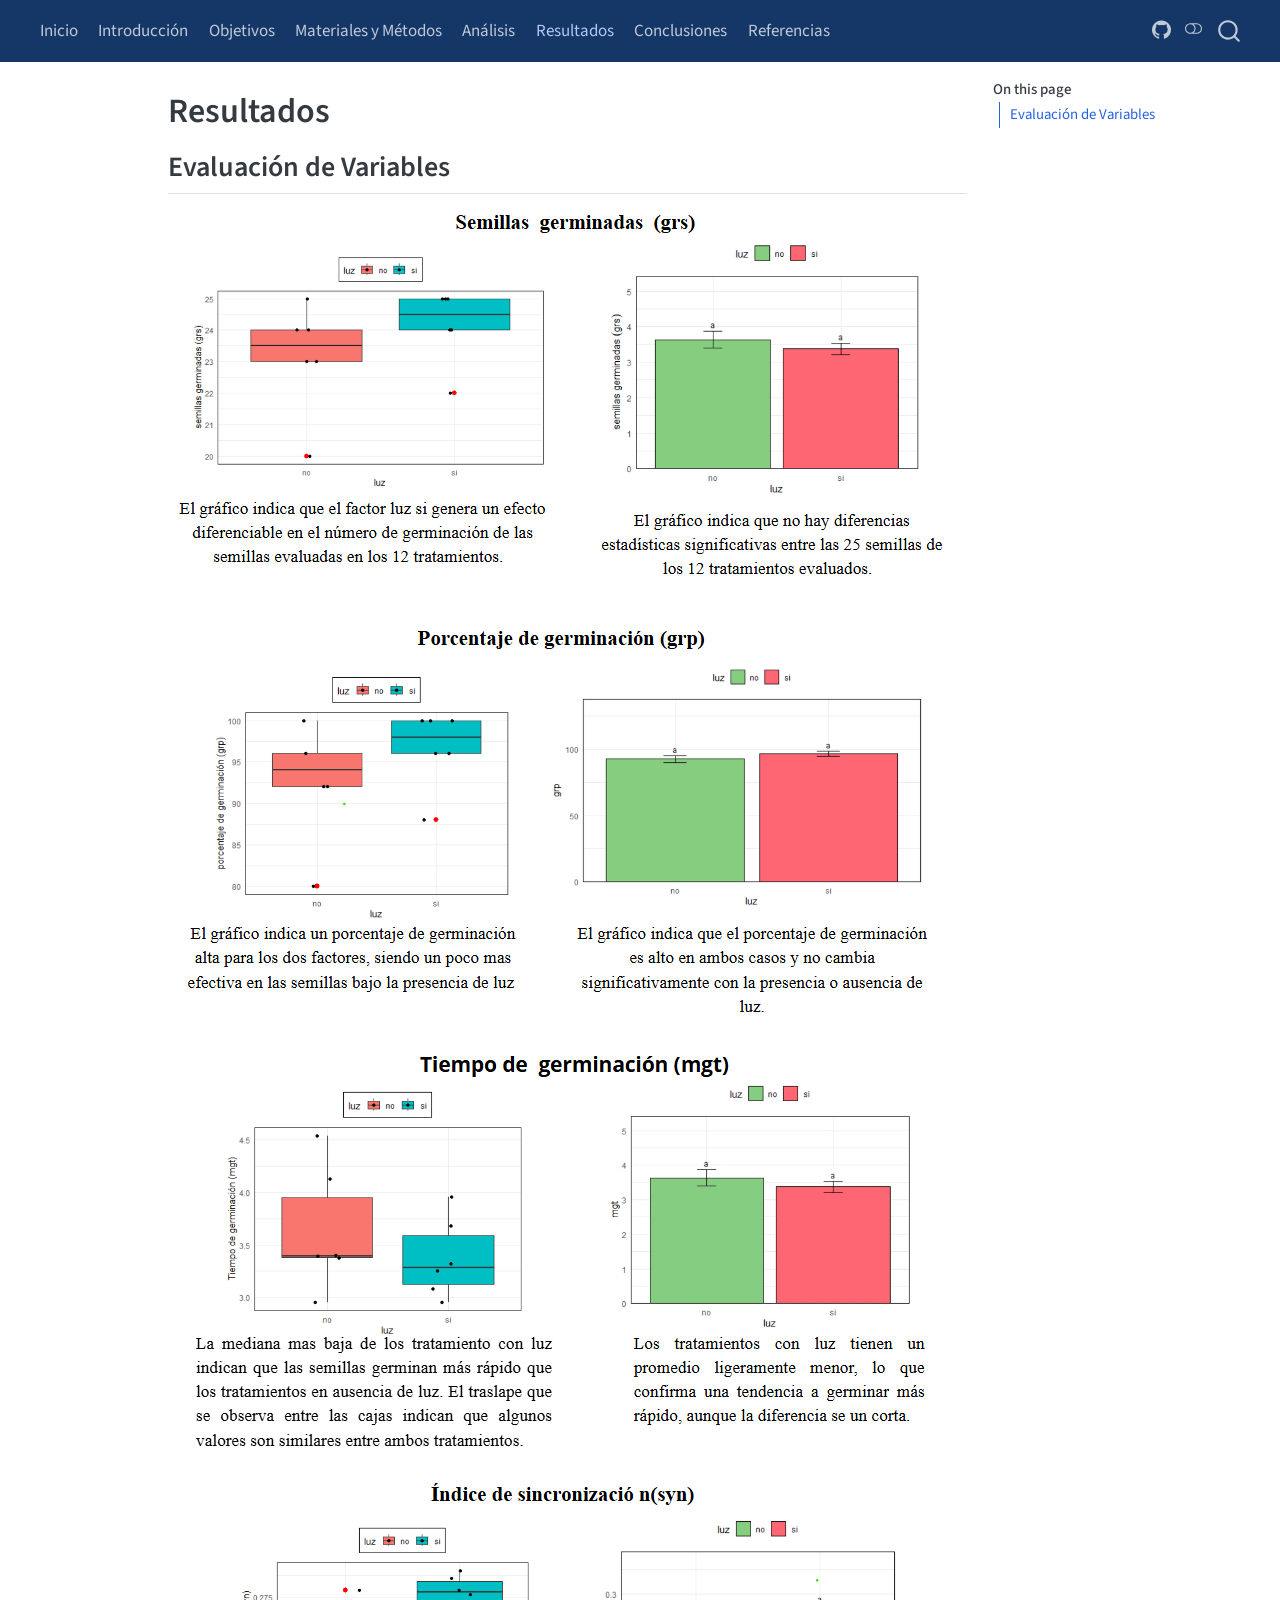
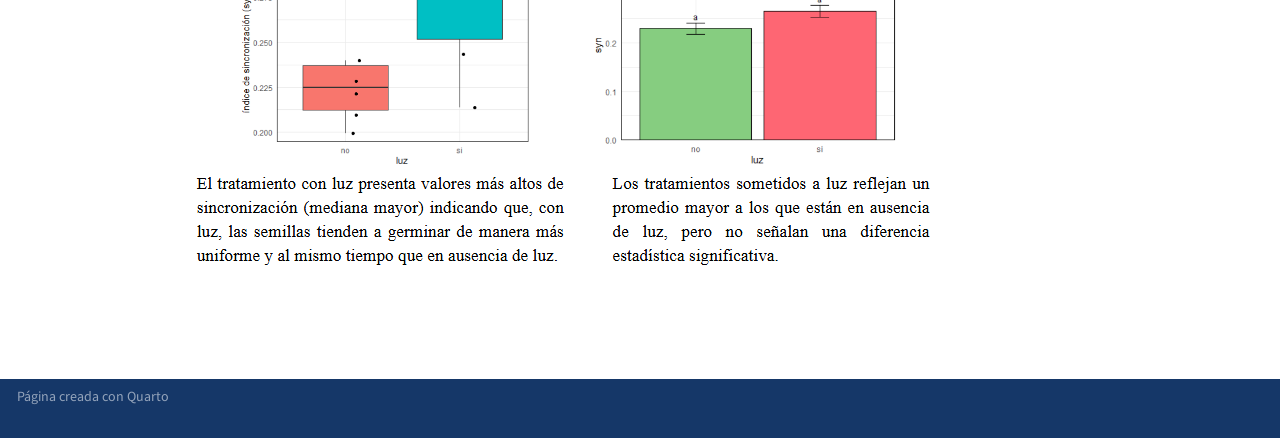
<file: docs/resultados.html>
<!DOCTYPE html>
<html xmlns="http://www.w3.org/1999/xhtml" lang="en" xml:lang="en"><head>

<meta charset="utf-8">
<meta name="generator" content="quarto-1.9.36">

<meta name="viewport" content="width=device-width, initial-scale=1.0, user-scalable=yes">


<title>Resultados – Germinación de Zanahoria</title>
<style>
/* Default styles provided by pandoc.
** See https://pandoc.org/MANUAL.html#variables-for-html for config info.
*/
code{white-space: pre-wrap;}
span.smallcaps{font-variant: small-caps;}
div.columns{display: flex; gap: min(4vw, 1.5em);}
div.column{flex: auto; overflow-x: auto;}
div.hanging-indent{margin-left: 1.5em; text-indent: -1.5em;}
ul.task-list{list-style: none;}
ul.task-list li input[type="checkbox"] {
  width: 0.8em;
  margin: 0 0.8em 0.2em -1em; /* quarto-specific, see https://github.com/quarto-dev/quarto-cli/issues/4556 */ 
  vertical-align: middle;
}
</style>


<script src="site_libs/quarto-nav/quarto-nav.js"></script>
<script src="site_libs/quarto-nav/headroom.min.js"></script>
<script src="site_libs/clipboard/clipboard.min.js"></script>
<script src="site_libs/quarto-search/autocomplete.umd.js"></script>
<script src="site_libs/quarto-search/fuse.min.js"></script>
<script src="site_libs/quarto-search/quarto-search.js"></script>
<meta name="quarto:offset" content="./">
<script src="site_libs/quarto-html/quarto.js" type="module"></script>
<script src="site_libs/quarto-html/tabsets/tabsets.js" type="module"></script>
<script src="site_libs/quarto-html/popper.min.js"></script>
<script src="site_libs/quarto-html/tippy.umd.min.js"></script>
<script src="site_libs/quarto-html/anchor.min.js"></script>
<link href="site_libs/quarto-html/tippy.css" rel="stylesheet">
<link href="site_libs/quarto-html/quarto-syntax-highlighting-845c23b38eaddc0f92fda52bfe77a8c8.css" rel="stylesheet" class="quarto-color-scheme" id="quarto-text-highlighting-styles">
<link href="site_libs/quarto-html/quarto-syntax-highlighting-dark-f418161beb48e0141c760e455f12af2c.css" rel="stylesheet" class="quarto-color-scheme quarto-color-alternate" id="quarto-text-highlighting-styles">
<link href="site_libs/quarto-html/quarto-syntax-highlighting-845c23b38eaddc0f92fda52bfe77a8c8.css" rel="stylesheet" class="quarto-color-scheme-extra" id="quarto-text-highlighting-styles">
<script src="site_libs/bootstrap/bootstrap.min.js"></script>
<link href="site_libs/bootstrap/bootstrap-icons.css" rel="stylesheet">
<link href="site_libs/bootstrap/bootstrap-e8717cbc217038f2bf43ba4f09ca7d1d.min.css" rel="stylesheet" append-hash="true" class="quarto-color-scheme" id="quarto-bootstrap" data-mode="light">
<link href="site_libs/bootstrap/bootstrap-dark-9d4fcde2272ed5f8f320b2137b805faa.min.css" rel="stylesheet" append-hash="true" class="quarto-color-scheme quarto-color-alternate" id="quarto-bootstrap" data-mode="dark">
<link href="site_libs/bootstrap/bootstrap-e8717cbc217038f2bf43ba4f09ca7d1d.min.css" rel="stylesheet" append-hash="true" class="quarto-color-scheme-extra" id="quarto-bootstrap" data-mode="light">
<script id="quarto-search-options" type="application/json">{
  "location": "navbar",
  "copy-button": false,
  "collapse-after": 3,
  "panel-placement": "end",
  "type": "overlay",
  "limit": 50,
  "keyboard-shortcut": [
    "f",
    "/",
    "s"
  ],
  "show-item-context": false,
  "language": {
    "search-no-results-text": "No results",
    "search-matching-documents-text": "matching documents",
    "search-copy-link-title": "Copy link to search",
    "search-hide-matches-text": "Hide additional matches",
    "search-more-match-text": "more match in this document",
    "search-more-matches-text": "more matches in this document",
    "search-clear-button-title": "Clear",
    "search-text-placeholder": "",
    "search-detached-cancel-button-title": "Cancel",
    "search-submit-button-title": "Submit",
    "search-label": "Search"
  }
}</script>


</head>

<body class="nav-fixed quarto-light"><script id="quarto-html-before-body" type="application/javascript">
    const toggleBodyColorMode = (bsSheetEl) => {
      const mode = bsSheetEl.getAttribute("data-mode");
      const bodyEl = window.document.querySelector("body");
      if (mode === "dark") {
        bodyEl.classList.add("quarto-dark");
        bodyEl.classList.remove("quarto-light");
      } else {
        bodyEl.classList.add("quarto-light");
        bodyEl.classList.remove("quarto-dark");
      }
    }
    const toggleBodyColorPrimary = () => {
      const bsSheetEl = window.document.querySelector("link#quarto-bootstrap:not([rel=disabled-stylesheet])");
      if (bsSheetEl) {
        toggleBodyColorMode(bsSheetEl);
      }
    }
    const setColorSchemeToggle = (alternate) => {
      const toggles = window.document.querySelectorAll('.quarto-color-scheme-toggle');
      for (let i=0; i < toggles.length; i++) {
        const toggle = toggles[i];
        if (toggle) {
          if (alternate) {
            toggle.classList.add("alternate");
          } else {
            toggle.classList.remove("alternate");
          }
        }
      }
    };
    const toggleColorMode = (alternate) => {
      // Switch the stylesheets
      const primaryStylesheets = window.document.querySelectorAll('link.quarto-color-scheme:not(.quarto-color-alternate)');
      const alternateStylesheets = window.document.querySelectorAll('link.quarto-color-scheme.quarto-color-alternate');
      manageTransitions('#quarto-margin-sidebar .nav-link', false);
      if (alternate) {
        // note: dark is layered on light, we don't disable primary!
        enableStylesheet(alternateStylesheets);
        for (const sheetNode of alternateStylesheets) {
          if (sheetNode.id === "quarto-bootstrap") {
            toggleBodyColorMode(sheetNode);
          }
        }
      } else {
        disableStylesheet(alternateStylesheets);
        enableStylesheet(primaryStylesheets)
        toggleBodyColorPrimary();
      }
      manageTransitions('#quarto-margin-sidebar .nav-link', true);
      // Switch the toggles
      setColorSchemeToggle(alternate)
      // Hack to workaround the fact that safari doesn't
      // properly recolor the scrollbar when toggling (#1455)
      if (navigator.userAgent.indexOf('Safari') > 0 && navigator.userAgent.indexOf('Chrome') == -1) {
        manageTransitions("body", false);
        window.scrollTo(0, 1);
        setTimeout(() => {
          window.scrollTo(0, 0);
          manageTransitions("body", true);
        }, 40);
      }
    }
    const disableStylesheet = (stylesheets) => {
      for (let i=0; i < stylesheets.length; i++) {
        const stylesheet = stylesheets[i];
        stylesheet.rel = 'disabled-stylesheet';
      }
    }
    const enableStylesheet = (stylesheets) => {
      for (let i=0; i < stylesheets.length; i++) {
        const stylesheet = stylesheets[i];
        if(stylesheet.rel !== 'stylesheet') { // for Chrome, which will still FOUC without this check
          stylesheet.rel = 'stylesheet';
        }
      }
    }
    const manageTransitions = (selector, allowTransitions) => {
      const els = window.document.querySelectorAll(selector);
      for (let i=0; i < els.length; i++) {
        const el = els[i];
        if (allowTransitions) {
          el.classList.remove('notransition');
        } else {
          el.classList.add('notransition');
        }
      }
    }
    const isFileUrl = () => {
      return window.location.protocol === 'file:';
    }
    const hasAlternateSentinel = () => {
      let styleSentinel = getColorSchemeSentinel();
      if (styleSentinel !== null) {
        return styleSentinel === "alternate";
      } else {
        return false;
      }
    }
    const setStyleSentinel = (alternate) => {
      const value = alternate ? "alternate" : "default";
      if (!isFileUrl()) {
        window.localStorage.setItem("quarto-color-scheme", value);
      } else {
        localAlternateSentinel = value;
      }
    }
    const getColorSchemeSentinel = () => {
      if (!isFileUrl()) {
        const storageValue = window.localStorage.getItem("quarto-color-scheme");
        return storageValue != null ? storageValue : localAlternateSentinel;
      } else {
        return localAlternateSentinel;
      }
    }
    const toggleGiscusIfUsed = (isAlternate, darkModeDefault) => {
      const baseTheme = document.querySelector('#giscus-base-theme')?.value ?? 'light';
      const alternateTheme = document.querySelector('#giscus-alt-theme')?.value ?? 'dark';
      let newTheme = '';
      if(authorPrefersDark) {
        newTheme = isAlternate ? baseTheme : alternateTheme;
      } else {
        newTheme = isAlternate ? alternateTheme : baseTheme;
      }
      const changeGiscusTheme = () => {
        // From: https://github.com/giscus/giscus/issues/336
        const sendMessage = (message) => {
          const iframe = document.querySelector('iframe.giscus-frame');
          if (!iframe) return;
          iframe.contentWindow.postMessage({ giscus: message }, 'https://giscus.app');
        }
        sendMessage({
          setConfig: {
            theme: newTheme
          }
        });
      }
      const isGiscussLoaded = window.document.querySelector('iframe.giscus-frame') !== null;
      if (isGiscussLoaded) {
        changeGiscusTheme();
      }
    };
    const authorPrefersDark = false;
    const darkModeDefault = authorPrefersDark;
      document.querySelector('link#quarto-text-highlighting-styles.quarto-color-scheme-extra').rel = 'disabled-stylesheet';
      document.querySelector('link#quarto-bootstrap.quarto-color-scheme-extra').rel = 'disabled-stylesheet';
    let localAlternateSentinel = darkModeDefault ? 'alternate' : 'default';
    // Dark / light mode switch
    window.quartoToggleColorScheme = () => {
      // Read the current dark / light value
      let toAlternate = !hasAlternateSentinel();
      toggleColorMode(toAlternate);
      setStyleSentinel(toAlternate);
      toggleGiscusIfUsed(toAlternate, darkModeDefault);
      window.dispatchEvent(new Event('resize'));
    };
    // Switch to dark mode if need be
    if (hasAlternateSentinel()) {
      toggleColorMode(true);
    } else {
      toggleColorMode(false);
    }
  </script>

<div id="quarto-search-results"></div>
  <header id="quarto-header" class="headroom fixed-top">
    <nav class="navbar navbar-expand-lg " data-bs-theme="dark">
      <div class="navbar-container container-fluid">
            <div id="quarto-search" class="" title="Search"></div>
          <button class="navbar-toggler" type="button" data-bs-toggle="collapse" data-bs-target="#navbarCollapse" aria-controls="navbarCollapse" role="menu" aria-expanded="false" aria-label="Toggle navigation" onclick="if (window.quartoToggleHeadroom) { window.quartoToggleHeadroom(); }">
  <span class="navbar-toggler-icon"></span>
</button>
          <div class="collapse navbar-collapse" id="navbarCollapse">
            <ul class="navbar-nav navbar-nav-scroll me-auto">
  <li class="nav-item">
    <a class="nav-link" href="./index.html"> 
<span class="menu-text">Inicio</span></a>
  </li>  
  <li class="nav-item">
    <a class="nav-link" href="./introduccion.html"> 
<span class="menu-text">Introducción</span></a>
  </li>  
  <li class="nav-item">
    <a class="nav-link" href="./objetivos.html"> 
<span class="menu-text">Objetivos</span></a>
  </li>  
  <li class="nav-item">
    <a class="nav-link" href="./metodologia.html"> 
<span class="menu-text">Materiales y Métodos</span></a>
  </li>  
  <li class="nav-item">
    <a class="nav-link" href="./ESM.html"> 
<span class="menu-text">Análisis</span></a>
  </li>  
  <li class="nav-item">
    <a class="nav-link active" href="./resultados.html" aria-current="page"> 
<span class="menu-text">Resultados</span></a>
  </li>  
  <li class="nav-item">
    <a class="nav-link" href="./conclusiones.html"> 
<span class="menu-text">Conclusiones</span></a>
  </li>  
  <li class="nav-item">
    <a class="nav-link" href="./referencias.html"> 
<span class="menu-text">Referencias</span></a>
  </li>  
</ul>
            <ul class="navbar-nav navbar-nav-scroll ms-auto">
  <li class="nav-item compact">
    <a class="nav-link" href="https://github.com/7342664321-bot/GRUP_ZANAHORIA"> <i class="bi bi-github" role="img" aria-label="GitHub">
</i> 
<span class="menu-text"></span></a>
  </li>  
</ul>
          </div> <!-- /navcollapse -->
            <div class="quarto-navbar-tools">
  <a href="" class="quarto-color-scheme-toggle quarto-navigation-tool  px-1" onclick="window.quartoToggleColorScheme(); return false;" title="Toggle dark mode"><i class="bi"></i></a>
</div>
      </div> <!-- /container-fluid -->
    </nav>
</header>
<!-- content -->
<div id="quarto-content" class="quarto-container page-columns page-rows-contents page-layout-article page-navbar">
<!-- sidebar -->
<!-- margin-sidebar -->
    <div id="quarto-margin-sidebar" class="sidebar margin-sidebar">
        <nav id="TOC" role="doc-toc" class="toc-active">
    <h2 id="toc-title">On this page</h2>
   
  <ul>
  <li><a href="#evaluación-de-variables" id="toc-evaluación-de-variables" class="nav-link active" data-scroll-target="#evaluación-de-variables">Evaluación de Variables</a></li>
  </ul>
</nav>
    </div>
<!-- main -->
<main class="content" id="quarto-document-content">


<header id="title-block-header" class="quarto-title-block default">
<div class="quarto-title">
<h1 class="title">Resultados</h1>
</div>



<div class="quarto-title-meta">

    
  
    
  </div>
  


</header>


<section id="evaluación-de-variables" class="level2">
<h2 class="anchored" data-anchor-id="evaluación-de-variables">Evaluación de Variables</h2>
<div class="quarto-figure quarto-figure-center">
<figure class="figure">
<p><img src="images/1004.png" class="img-fluid quarto-figure quarto-figure-center figure-img"></p>
</figure>
</div>
<div class="quarto-figure quarto-figure-center">
<figure class="figure">
<p><img src="images/1003.png" class="img-fluid quarto-figure quarto-figure-center figure-img"></p>
</figure>
</div>
<div class="quarto-figure quarto-figure-center">
<figure class="figure">
<p><img src="images/1002.png" class="img-fluid quarto-figure quarto-figure-center figure-img"></p>
</figure>
</div>
<div class="quarto-figure quarto-figure-center">
<figure class="figure">
<p><img src="images/1001.png" class="img-fluid quarto-figure quarto-figure-center figure-img"></p>
</figure>
</div>


</section>

</main> <!-- /main -->
<script id="quarto-html-after-body" type="application/javascript">
  window.document.addEventListener("DOMContentLoaded", function (event) {
    // Ensure there is a toggle, if there isn't float one in the top right
    if (window.document.querySelector('.quarto-color-scheme-toggle') === null) {
      const a = window.document.createElement('a');
      a.classList.add('top-right');
      a.classList.add('quarto-color-scheme-toggle');
      a.href = "";
      a.onclick = function() { try { window.quartoToggleColorScheme(); } catch {} return false; };
      const i = window.document.createElement("i");
      i.classList.add('bi');
      a.appendChild(i);
      window.document.body.appendChild(a);
    }
    setColorSchemeToggle(hasAlternateSentinel())
    const icon = "";
    const anchorJS = new window.AnchorJS();
    anchorJS.options = {
      placement: 'right',
      icon: icon
    };
    anchorJS.add('.anchored');
    const isCodeAnnotation = (el) => {
      for (const clz of el.classList) {
        if (clz.startsWith('code-annotation-')) {                     
          return true;
        }
      }
      return false;
    }
    const onCopySuccess = function(e) {
      // button target
      const button = e.trigger;
      // don't keep focus
      button.blur();
      // flash "checked"
      button.classList.add('code-copy-button-checked');
      var currentTitle = button.getAttribute("title");
      button.setAttribute("title", "Copied!");
      let tooltip;
      if (window.bootstrap) {
        button.setAttribute("data-bs-toggle", "tooltip");
        button.setAttribute("data-bs-placement", "left");
        button.setAttribute("data-bs-title", "Copied!");
        tooltip = new bootstrap.Tooltip(button, 
          { trigger: "manual", 
            customClass: "code-copy-button-tooltip",
            offset: [0, -8]});
        tooltip.show();    
      }
      setTimeout(function() {
        if (tooltip) {
          tooltip.hide();
          button.removeAttribute("data-bs-title");
          button.removeAttribute("data-bs-toggle");
          button.removeAttribute("data-bs-placement");
        }
        button.setAttribute("title", currentTitle);
        button.classList.remove('code-copy-button-checked');
      }, 1000);
      // clear code selection
      e.clearSelection();
    }
    const getTextToCopy = function(trigger) {
      const outerScaffold = trigger.parentElement.cloneNode(true);
      const codeEl = outerScaffold.querySelector('code');
      for (const childEl of codeEl.children) {
        if (isCodeAnnotation(childEl)) {
          childEl.remove();
        }
      }
      return codeEl.innerText;
    }
    const clipboard = new window.ClipboardJS('.code-copy-button:not([data-in-quarto-modal])', {
      text: getTextToCopy
    });
    clipboard.on('success', onCopySuccess);
    if (window.document.getElementById('quarto-embedded-source-code-modal')) {
      const clipboardModal = new window.ClipboardJS('.code-copy-button[data-in-quarto-modal]', {
        text: getTextToCopy,
        container: window.document.getElementById('quarto-embedded-source-code-modal')
      });
      clipboardModal.on('success', onCopySuccess);
    }
      var localhostRegex = new RegExp(/^(?:http|https):\/\/localhost\:?[0-9]*\//);
      var mailtoRegex = new RegExp(/^mailto:/);
        var filterRegex = new RegExp('/' + window.location.host + '/');
      var isInternal = (href) => {
          return filterRegex.test(href) || localhostRegex.test(href) || mailtoRegex.test(href);
      }
      // Inspect non-navigation links and adorn them if external
     var links = window.document.querySelectorAll('a[href]:not(.nav-link):not(.navbar-brand):not(.toc-action):not(.sidebar-link):not(.sidebar-item-toggle):not(.pagination-link):not(.no-external):not([aria-hidden]):not(.dropdown-item):not(.quarto-navigation-tool):not(.about-link)');
      for (var i=0; i<links.length; i++) {
        const link = links[i];
        if (!isInternal(link.href)) {
          // undo the damage that might have been done by quarto-nav.js in the case of
          // links that we want to consider external
          if (link.dataset.originalHref !== undefined) {
            link.href = link.dataset.originalHref;
          }
        }
      }
    function tippyHover(el, contentFn, onTriggerFn, onUntriggerFn) {
      const config = {
        allowHTML: true,
        maxWidth: 500,
        delay: 100,
        arrow: false,
        appendTo: function(el) {
            return el.parentElement;
        },
        interactive: true,
        interactiveBorder: 10,
        theme: 'quarto',
        placement: 'bottom-start',
      };
      if (contentFn) {
        config.content = contentFn;
      }
      if (onTriggerFn) {
        config.onTrigger = onTriggerFn;
      }
      if (onUntriggerFn) {
        config.onUntrigger = onUntriggerFn;
      }
      window.tippy(el, config); 
    }
    const noterefs = window.document.querySelectorAll('a[role="doc-noteref"]');
    for (var i=0; i<noterefs.length; i++) {
      const ref = noterefs[i];
      tippyHover(ref, function() {
        // use id or data attribute instead here
        let href = ref.getAttribute('data-footnote-href') || ref.getAttribute('href');
        try { href = new URL(href).hash; } catch {}
        const id = href.replace(/^#\/?/, "");
        const note = window.document.getElementById(id);
        if (note) {
          return note.innerHTML;
        } else {
          return "";
        }
      });
    }
    const xrefs = window.document.querySelectorAll('a.quarto-xref');
    const processXRef = (id, note) => {
      // Strip column container classes
      const stripColumnClz = (el) => {
        el.classList.remove("page-full", "page-columns");
        if (el.children) {
          for (const child of el.children) {
            stripColumnClz(child);
          }
        }
      }
      stripColumnClz(note)
      if (id === null || id.startsWith('sec-')) {
        // Special case sections, only their first couple elements
        const container = document.createElement("div");
        if (note.children && note.children.length > 2) {
          container.appendChild(note.children[0].cloneNode(true));
          for (let i = 1; i < note.children.length; i++) {
            const child = note.children[i];
            if (child.tagName === "P" && child.innerText === "") {
              continue;
            } else {
              container.appendChild(child.cloneNode(true));
              break;
            }
          }
          if (window.Quarto?.typesetMath) {
            window.Quarto.typesetMath(container);
          }
          return container.innerHTML
        } else {
          if (window.Quarto?.typesetMath) {
            window.Quarto.typesetMath(note);
          }
          return note.innerHTML;
        }
      } else {
        // Remove any anchor links if they are present
        const anchorLink = note.querySelector('a.anchorjs-link');
        if (anchorLink) {
          anchorLink.remove();
        }
        if (window.Quarto?.typesetMath) {
          window.Quarto.typesetMath(note);
        }
        if (note.classList.contains("callout")) {
          return note.outerHTML;
        } else {
          return note.innerHTML;
        }
      }
    }
    for (var i=0; i<xrefs.length; i++) {
      const xref = xrefs[i];
      tippyHover(xref, undefined, function(instance) {
        instance.disable();
        let url = xref.getAttribute('href');
        let hash = undefined; 
        if (url.startsWith('#')) {
          hash = url;
        } else {
          try { hash = new URL(url).hash; } catch {}
        }
        if (hash) {
          const id = hash.replace(/^#\/?/, "");
          const note = window.document.getElementById(id);
          if (note !== null) {
            try {
              const html = processXRef(id, note.cloneNode(true));
              instance.setContent(html);
            } finally {
              instance.enable();
              instance.show();
            }
          } else {
            // See if we can fetch this
            fetch(url.split('#')[0])
            .then(res => res.text())
            .then(html => {
              const parser = new DOMParser();
              const htmlDoc = parser.parseFromString(html, "text/html");
              const note = htmlDoc.getElementById(id);
              if (note !== null) {
                const html = processXRef(id, note);
                instance.setContent(html);
              } 
            }).finally(() => {
              instance.enable();
              instance.show();
            });
          }
        } else {
          // See if we can fetch a full url (with no hash to target)
          // This is a special case and we should probably do some content thinning / targeting
          fetch(url)
          .then(res => res.text())
          .then(html => {
            const parser = new DOMParser();
            const htmlDoc = parser.parseFromString(html, "text/html");
            const note = htmlDoc.querySelector('main.content');
            if (note !== null) {
              // This should only happen for chapter cross references
              // (since there is no id in the URL)
              // remove the first header
              if (note.children.length > 0 && note.children[0].tagName === "HEADER") {
                note.children[0].remove();
              }
              const html = processXRef(null, note);
              instance.setContent(html);
            } 
          }).finally(() => {
            instance.enable();
            instance.show();
          });
        }
      }, function(instance) {
      });
    }
        let selectedAnnoteEl;
        const selectorForAnnotation = ( cell, annotation) => {
          let cellAttr = 'data-code-cell="' + cell + '"';
          let lineAttr = 'data-code-annotation="' +  annotation + '"';
          const selector = 'span[' + cellAttr + '][' + lineAttr + ']';
          return selector;
        }
        const selectCodeLines = (annoteEl) => {
          const doc = window.document;
          const targetCell = annoteEl.getAttribute("data-target-cell");
          const targetAnnotation = annoteEl.getAttribute("data-target-annotation");
          const annoteSpan = window.document.querySelector(selectorForAnnotation(targetCell, targetAnnotation));
          const lines = annoteSpan.getAttribute("data-code-lines").split(",");
          const lineIds = lines.map((line) => {
            return targetCell + "-" + line;
          })
          let top = null;
          let height = null;
          let parent = null;
          if (lineIds.length > 0) {
              //compute the position of the single el (top and bottom and make a div)
              const el = window.document.getElementById(lineIds[0]);
              top = el.offsetTop;
              height = el.offsetHeight;
              parent = el.parentElement.parentElement;
            if (lineIds.length > 1) {
              const lastEl = window.document.getElementById(lineIds[lineIds.length - 1]);
              const bottom = lastEl.offsetTop + lastEl.offsetHeight;
              height = bottom - top;
            }
            if (top !== null && height !== null && parent !== null) {
              // cook up a div (if necessary) and position it 
              let div = window.document.getElementById("code-annotation-line-highlight");
              if (div === null) {
                div = window.document.createElement("div");
                div.setAttribute("id", "code-annotation-line-highlight");
                div.style.position = 'absolute';
                parent.appendChild(div);
              }
              div.style.top = top - 2 + "px";
              div.style.height = height + 4 + "px";
              div.style.left = 0;
              let gutterDiv = window.document.getElementById("code-annotation-line-highlight-gutter");
              if (gutterDiv === null) {
                gutterDiv = window.document.createElement("div");
                gutterDiv.setAttribute("id", "code-annotation-line-highlight-gutter");
                gutterDiv.style.position = 'absolute';
                const codeCell = window.document.getElementById(targetCell);
                const gutter = codeCell.querySelector('.code-annotation-gutter');
                gutter.appendChild(gutterDiv);
              }
              gutterDiv.style.top = top - 2 + "px";
              gutterDiv.style.height = height + 4 + "px";
            }
            selectedAnnoteEl = annoteEl;
          }
        };
        const unselectCodeLines = () => {
          const elementsIds = ["code-annotation-line-highlight", "code-annotation-line-highlight-gutter"];
          elementsIds.forEach((elId) => {
            const div = window.document.getElementById(elId);
            if (div) {
              div.remove();
            }
          });
          selectedAnnoteEl = undefined;
        };
          // Handle positioning of the toggle
      window.addEventListener(
        "resize",
        throttle(() => {
          elRect = undefined;
          if (selectedAnnoteEl) {
            selectCodeLines(selectedAnnoteEl);
          }
        }, 10)
      );
      function throttle(fn, ms) {
      let throttle = false;
      let timer;
        return (...args) => {
          if(!throttle) { // first call gets through
              fn.apply(this, args);
              throttle = true;
          } else { // all the others get throttled
              if(timer) clearTimeout(timer); // cancel #2
              timer = setTimeout(() => {
                fn.apply(this, args);
                timer = throttle = false;
              }, ms);
          }
        };
      }
        // Attach click handler to the DT
        const annoteDls = window.document.querySelectorAll('dt[data-target-cell]');
        for (const annoteDlNode of annoteDls) {
          annoteDlNode.addEventListener('click', (event) => {
            const clickedEl = event.target;
            if (clickedEl !== selectedAnnoteEl) {
              unselectCodeLines();
              const activeEl = window.document.querySelector('dt[data-target-cell].code-annotation-active');
              if (activeEl) {
                activeEl.classList.remove('code-annotation-active');
              }
              selectCodeLines(clickedEl);
              clickedEl.classList.add('code-annotation-active');
            } else {
              // Unselect the line
              unselectCodeLines();
              clickedEl.classList.remove('code-annotation-active');
            }
          });
        }
    const findCites = (el) => {
      const parentEl = el.parentElement;
      if (parentEl) {
        const cites = parentEl.dataset.cites;
        if (cites) {
          return {
            el,
            cites: cites.split(' ')
          };
        } else {
          return findCites(el.parentElement)
        }
      } else {
        return undefined;
      }
    };
    var bibliorefs = window.document.querySelectorAll('a[role="doc-biblioref"]');
    for (var i=0; i<bibliorefs.length; i++) {
      const ref = bibliorefs[i];
      const citeInfo = findCites(ref);
      if (citeInfo) {
        tippyHover(citeInfo.el, function() {
          var popup = window.document.createElement('div');
          citeInfo.cites.forEach(function(cite) {
            var citeDiv = window.document.createElement('div');
            citeDiv.classList.add('hanging-indent');
            citeDiv.classList.add('csl-entry');
            var biblioDiv = window.document.getElementById('ref-' + cite);
            if (biblioDiv) {
              citeDiv.innerHTML = biblioDiv.innerHTML;
            }
            popup.appendChild(citeDiv);
          });
          return popup.innerHTML;
        });
      }
    }
  });
  </script>
</div> <!-- /content -->
<footer class="footer">
  <div class="nav-footer">
    <div class="nav-footer-left">
<p>Página creada con Quarto</p>
</div>   
    <div class="nav-footer-center">
      &nbsp;
    </div>
    <div class="nav-footer-right">
      &nbsp;
    </div>
  </div>
</footer>




</body></html>
</file>
<file: docs/site_libs/quarto-html/tippy.css>
.tippy-box[data-animation=fade][data-state=hidden]{opacity:0}[data-tippy-root]{max-width:calc(100vw - 10px)}.tippy-box{position:relative;background-color:#333;color:#fff;border-radius:4px;font-size:14px;line-height:1.4;white-space:normal;outline:0;transition-property:transform,visibility,opacity}.tippy-box[data-placement^=top]>.tippy-arrow{bottom:0}.tippy-box[data-placement^=top]>.tippy-arrow:before{bottom:-7px;left:0;border-width:8px 8px 0;border-top-color:initial;transform-origin:center top}.tippy-box[data-placement^=bottom]>.tippy-arrow{top:0}.tippy-box[data-placement^=bottom]>.tippy-arrow:before{top:-7px;left:0;border-width:0 8px 8px;border-bottom-color:initial;transform-origin:center bottom}.tippy-box[data-placement^=left]>.tippy-arrow{right:0}.tippy-box[data-placement^=left]>.tippy-arrow:before{border-width:8px 0 8px 8px;border-left-color:initial;right:-7px;transform-origin:center left}.tippy-box[data-placement^=right]>.tippy-arrow{left:0}.tippy-box[data-placement^=right]>.tippy-arrow:before{left:-7px;border-width:8px 8px 8px 0;border-right-color:initial;transform-origin:center right}.tippy-box[data-inertia][data-state=visible]{transition-timing-function:cubic-bezier(.54,1.5,.38,1.11)}.tippy-arrow{width:16px;height:16px;color:#333}.tippy-arrow:before{content:"";position:absolute;border-color:transparent;border-style:solid}.tippy-content{position:relative;padding:5px 9px;z-index:1}
</file>
<file: docs/site_libs/quarto-html/quarto-syntax-highlighting-7b89279ff1a6dce999919e0e67d4d9ec.css>
/* quarto syntax highlight colors */
:root {
  --quarto-hl-ot-color: #003B4F;
  --quarto-hl-at-color: #657422;
  --quarto-hl-ss-color: #20794D;
  --quarto-hl-an-color: #5E5E5E;
  --quarto-hl-fu-color: #4758AB;
  --quarto-hl-st-color: #20794D;
  --quarto-hl-cf-color: #003B4F;
  --quarto-hl-op-color: #5E5E5E;
  --quarto-hl-er-color: #AD0000;
  --quarto-hl-bn-color: #AD0000;
  --quarto-hl-al-color: #AD0000;
  --quarto-hl-va-color: #111111;
  --quarto-hl-bu-color: inherit;
  --quarto-hl-ex-color: inherit;
  --quarto-hl-pp-color: #AD0000;
  --quarto-hl-in-color: #5E5E5E;
  --quarto-hl-vs-color: #20794D;
  --quarto-hl-wa-color: #5E5E5E;
  --quarto-hl-do-color: #5E5E5E;
  --quarto-hl-im-color: #00769E;
  --quarto-hl-ch-color: #20794D;
  --quarto-hl-dt-color: #AD0000;
  --quarto-hl-fl-color: #AD0000;
  --quarto-hl-co-color: #5E5E5E;
  --quarto-hl-cv-color: #5E5E5E;
  --quarto-hl-cn-color: #8f5902;
  --quarto-hl-sc-color: #5E5E5E;
  --quarto-hl-dv-color: #AD0000;
  --quarto-hl-kw-color: #003B4F;
}

/* other quarto variables */
:root {
  --quarto-font-monospace: SFMono-Regular, Menlo, Monaco, Consolas, "Liberation Mono", "Courier New", monospace;
}

/* syntax highlight based on Pandoc's rules */
pre > code.sourceCode > span {
  color: #003B4F;
}

code.sourceCode > span {
  color: #003B4F;
}

div.sourceCode,
div.sourceCode pre.sourceCode {
  color: #003B4F;
}

/* Normal */
code span {
  color: #003B4F;
}

/* Alert */
code span.al {
  color: #AD0000;
  font-style: inherit;
}

/* Annotation */
code span.an {
  color: #5E5E5E;
  font-style: inherit;
}

/* Attribute */
code span.at {
  color: #657422;
  font-style: inherit;
}

/* BaseN */
code span.bn {
  color: #AD0000;
  font-style: inherit;
}

/* BuiltIn */
code span.bu {
  font-style: inherit;
}

/* ControlFlow */
code span.cf {
  color: #003B4F;
  font-weight: bold;
  font-style: inherit;
}

/* Char */
code span.ch {
  color: #20794D;
  font-style: inherit;
}

/* Constant */
code span.cn {
  color: #8f5902;
  font-style: inherit;
}

/* Comment */
code span.co {
  color: #5E5E5E;
  font-style: inherit;
}

/* CommentVar */
code span.cv {
  color: #5E5E5E;
  font-style: italic;
}

/* Documentation */
code span.do {
  color: #5E5E5E;
  font-style: italic;
}

/* DataType */
code span.dt {
  color: #AD0000;
  font-style: inherit;
}

/* DecVal */
code span.dv {
  color: #AD0000;
  font-style: inherit;
}

/* Error */
code span.er {
  color: #AD0000;
  font-style: inherit;
}

/* Extension */
code span.ex {
  font-style: inherit;
}

/* Float */
code span.fl {
  color: #AD0000;
  font-style: inherit;
}

/* Function */
code span.fu {
  color: #4758AB;
  font-style: inherit;
}

/* Import */
code span.im {
  color: #00769E;
  font-style: inherit;
}

/* Information */
code span.in {
  color: #5E5E5E;
  font-style: inherit;
}

/* Keyword */
code span.kw {
  color: #003B4F;
  font-weight: bold;
  font-style: inherit;
}

/* Operator */
code span.op {
  color: #5E5E5E;
  font-style: inherit;
}

/* Other */
code span.ot {
  color: #003B4F;
  font-style: inherit;
}

/* Preprocessor */
code span.pp {
  color: #AD0000;
  font-style: inherit;
}

/* SpecialChar */
code span.sc {
  color: #5E5E5E;
  font-style: inherit;
}

/* SpecialString */
code span.ss {
  color: #20794D;
  font-style: inherit;
}

/* String */
code span.st {
  color: #20794D;
  font-style: inherit;
}

/* Variable */
code span.va {
  color: #111111;
  font-style: inherit;
}

/* VerbatimString */
code span.vs {
  color: #20794D;
  font-style: inherit;
}

/* Warning */
code span.wa {
  color: #5E5E5E;
  font-style: italic;
}

.prevent-inlining {
  content: "</";
}

/*# sourceMappingURL=3944bc705cfaf4c80e56f77c5205168a.css.map */
</file>
<file: docs/site_libs/quarto-html/quarto-syntax-highlighting-dark-707d8167ce6003fca903bfe2be84ab7f.css>
/* quarto syntax highlight colors */
:root {
  --quarto-hl-al-color: #f07178;
  --quarto-hl-an-color: #d4d0ab;
  --quarto-hl-at-color: #00e0e0;
  --quarto-hl-bn-color: #d4d0ab;
  --quarto-hl-bu-color: #abe338;
  --quarto-hl-ch-color: #abe338;
  --quarto-hl-co-color: #f8f8f2;
  --quarto-hl-cv-color: #ffd700;
  --quarto-hl-cn-color: #ffd700;
  --quarto-hl-cf-color: #ffa07a;
  --quarto-hl-dt-color: #ffa07a;
  --quarto-hl-dv-color: #d4d0ab;
  --quarto-hl-do-color: #f8f8f2;
  --quarto-hl-er-color: #f07178;
  --quarto-hl-ex-color: #00e0e0;
  --quarto-hl-fl-color: #d4d0ab;
  --quarto-hl-fu-color: #ffa07a;
  --quarto-hl-im-color: #abe338;
  --quarto-hl-in-color: #d4d0ab;
  --quarto-hl-kw-color: #ffa07a;
  --quarto-hl-op-color: #ffa07a;
  --quarto-hl-ot-color: #00e0e0;
  --quarto-hl-pp-color: #dcc6e0;
  --quarto-hl-re-color: #00e0e0;
  --quarto-hl-sc-color: #abe338;
  --quarto-hl-ss-color: #abe338;
  --quarto-hl-st-color: #abe338;
  --quarto-hl-va-color: #00e0e0;
  --quarto-hl-vs-color: #abe338;
  --quarto-hl-wa-color: #dcc6e0;
}

/* other quarto variables */
:root {
  --quarto-font-monospace: SFMono-Regular, Menlo, Monaco, Consolas, "Liberation Mono", "Courier New", monospace;
}

/* syntax highlight based on Pandoc's rules */
pre > code.sourceCode > span {
  color: #f8f8f2;
}

code.sourceCode > span {
  color: #f8f8f2;
}

div.sourceCode,
div.sourceCode pre.sourceCode {
  color: #f8f8f2;
}

/* Normal */
code span {
  color: #f8f8f2;
}

/* Alert */
code span.al {
  color: #f07178;
}

/* Annotation */
code span.an {
  color: #d4d0ab;
}

/* Attribute */
code span.at {
  color: #00e0e0;
}

/* BaseN */
code span.bn {
  color: #d4d0ab;
}

/* BuiltIn */
code span.bu {
  color: #abe338;
}

/* ControlFlow */
code span.cf {
  font-weight: bold;
  color: #ffa07a;
}

/* Char */
code span.ch {
  color: #abe338;
}

/* Constant */
code span.cn {
  color: #ffd700;
}

/* Comment */
code span.co {
  font-style: italic;
  color: #f8f8f2;
}

/* CommentVar */
code span.cv {
  color: #ffd700;
}

/* Documentation */
code span.do {
  color: #f8f8f2;
}

/* DataType */
code span.dt {
  color: #ffa07a;
}

/* DecVal */
code span.dv {
  color: #d4d0ab;
}

/* Error */
code span.er {
  color: #f07178;
  text-decoration: underline;
}

/* Extension */
code span.ex {
  font-weight: bold;
  color: #00e0e0;
}

/* Float */
code span.fl {
  color: #d4d0ab;
}

/* Function */
code span.fu {
  color: #ffa07a;
}

/* Import */
code span.im {
  color: #abe338;
}

/* Information */
code span.in {
  color: #d4d0ab;
}

/* Keyword */
code span.kw {
  font-weight: bold;
  color: #ffa07a;
}

/* Operator */
code span.op {
  color: #ffa07a;
}

/* Other */
code span.ot {
  color: #00e0e0;
}

/* Preprocessor */
code span.pp {
  color: #dcc6e0;
}

/* RegionMarker */
code span.re {
  background-color: #f8f8f2;
  color: #00e0e0;
}

/* SpecialChar */
code span.sc {
  color: #abe338;
}

/* SpecialString */
code span.ss {
  color: #abe338;
}

/* String */
code span.st {
  color: #abe338;
}

/* Variable */
code span.va {
  color: #00e0e0;
}

/* VerbatimString */
code span.vs {
  color: #abe338;
}

/* Warning */
code span.wa {
  color: #dcc6e0;
}

.prevent-inlining {
  content: "</";
}

/*# sourceMappingURL=f5ab3bb6f5ded8da9f12dd3a91d3da26.css.map */
</file>
<file: docs/site_libs/quarto-html/quarto-syntax-highlighting-845c23b38eaddc0f92fda52bfe77a8c8.css>
/* quarto syntax highlight colors */
:root {
  --quarto-hl-ot-color: #003B4F;
  --quarto-hl-at-color: #657422;
  --quarto-hl-ss-color: #20794D;
  --quarto-hl-an-color: #5E5E5E;
  --quarto-hl-fu-color: #4758AB;
  --quarto-hl-st-color: #20794D;
  --quarto-hl-cf-color: #003B4F;
  --quarto-hl-op-color: #5E5E5E;
  --quarto-hl-er-color: #AD0000;
  --quarto-hl-bn-color: #AD0000;
  --quarto-hl-al-color: #AD0000;
  --quarto-hl-va-color: #111111;
  --quarto-hl-bu-color: inherit;
  --quarto-hl-ex-color: inherit;
  --quarto-hl-pp-color: #AD0000;
  --quarto-hl-in-color: #5E5E5E;
  --quarto-hl-vs-color: #20794D;
  --quarto-hl-wa-color: #5E5E5E;
  --quarto-hl-do-color: #5E5E5E;
  --quarto-hl-im-color: #00769E;
  --quarto-hl-ch-color: #20794D;
  --quarto-hl-dt-color: #AD0000;
  --quarto-hl-fl-color: #AD0000;
  --quarto-hl-co-color: #5E5E5E;
  --quarto-hl-cv-color: #5E5E5E;
  --quarto-hl-cn-color: #8f5902;
  --quarto-hl-sc-color: #5E5E5E;
  --quarto-hl-dv-color: #AD0000;
  --quarto-hl-kw-color: #003B4F;
}

/* other quarto variables */
:root {
  --quarto-font-monospace: SFMono-Regular, Menlo, Monaco, Consolas, "Liberation Mono", "Courier New", monospace;
}

/* syntax highlight based on Pandoc's rules */
pre > code.sourceCode > span {
  color: #003B4F;
}

code.sourceCode > span {
  color: #003B4F;
}

div.sourceCode,
div.sourceCode pre.sourceCode {
  color: #003B4F;
}

/* Normal */
code span {
  color: #003B4F;
}

/* Alert */
code span.al {
  color: #AD0000;
  font-style: inherit;
}

/* Annotation */
code span.an {
  color: #5E5E5E;
  font-style: inherit;
}

/* Attribute */
code span.at {
  color: #657422;
  font-style: inherit;
}

/* BaseN */
code span.bn {
  color: #AD0000;
  font-style: inherit;
}

/* BuiltIn */
code span.bu {
  font-style: inherit;
}

/* ControlFlow */
code span.cf {
  color: #003B4F;
  font-weight: bold;
  font-style: inherit;
}

/* Char */
code span.ch {
  color: #20794D;
  font-style: inherit;
}

/* Constant */
code span.cn {
  color: #8f5902;
  font-style: inherit;
}

/* Comment */
code span.co {
  color: #5E5E5E;
  font-style: inherit;
}

/* CommentVar */
code span.cv {
  color: #5E5E5E;
  font-style: italic;
}

/* Documentation */
code span.do {
  color: #5E5E5E;
  font-style: italic;
}

/* DataType */
code span.dt {
  color: #AD0000;
  font-style: inherit;
}

/* DecVal */
code span.dv {
  color: #AD0000;
  font-style: inherit;
}

/* Error */
code span.er {
  color: #AD0000;
  font-style: inherit;
}

/* Extension */
code span.ex {
  font-style: inherit;
}

/* Float */
code span.fl {
  color: #AD0000;
  font-style: inherit;
}

/* Function */
code span.fu {
  color: #4758AB;
  font-style: inherit;
}

/* Import */
code span.im {
  color: #00769E;
  font-style: inherit;
}

/* Information */
code span.in {
  color: #5E5E5E;
  font-style: inherit;
}

/* Keyword */
code span.kw {
  color: #003B4F;
  font-weight: bold;
  font-style: inherit;
}

/* Operator */
code span.op {
  color: #5E5E5E;
  font-style: inherit;
}

/* Other */
code span.ot {
  color: #003B4F;
  font-style: inherit;
}

/* Preprocessor */
code span.pp {
  color: #AD0000;
  font-style: inherit;
}

/* SpecialChar */
code span.sc {
  color: #5E5E5E;
  font-style: inherit;
}

/* SpecialString */
code span.ss {
  color: #20794D;
  font-style: inherit;
}

/* String */
code span.st {
  color: #20794D;
  font-style: inherit;
}

/* Variable */
code span.va {
  color: #111111;
  font-style: inherit;
}

/* VerbatimString */
code span.vs {
  color: #20794D;
  font-style: inherit;
}

/* Warning */
code span.wa {
  color: #5E5E5E;
  font-style: italic;
}

.prevent-inlining {
  content: "</";
}

/*# sourceMappingURL=ac89f0bb514bba72461919f78549e31c.css.map */
</file>
<file: docs/site_libs/quarto-html/quarto-syntax-highlighting-dark-f418161beb48e0141c760e455f12af2c.css>
/* quarto syntax highlight colors */
:root {
  --quarto-hl-al-color: #f07178;
  --quarto-hl-an-color: #d4d0ab;
  --quarto-hl-at-color: #00e0e0;
  --quarto-hl-bn-color: #d4d0ab;
  --quarto-hl-bu-color: #abe338;
  --quarto-hl-ch-color: #abe338;
  --quarto-hl-co-color: #f8f8f2;
  --quarto-hl-cv-color: #ffd700;
  --quarto-hl-cn-color: #ffd700;
  --quarto-hl-cf-color: #ffa07a;
  --quarto-hl-dt-color: #ffa07a;
  --quarto-hl-dv-color: #d4d0ab;
  --quarto-hl-do-color: #f8f8f2;
  --quarto-hl-er-color: #f07178;
  --quarto-hl-ex-color: #00e0e0;
  --quarto-hl-fl-color: #d4d0ab;
  --quarto-hl-fu-color: #ffa07a;
  --quarto-hl-im-color: #abe338;
  --quarto-hl-in-color: #d4d0ab;
  --quarto-hl-kw-color: #ffa07a;
  --quarto-hl-op-color: #ffa07a;
  --quarto-hl-ot-color: #00e0e0;
  --quarto-hl-pp-color: #dcc6e0;
  --quarto-hl-re-color: #00e0e0;
  --quarto-hl-sc-color: #abe338;
  --quarto-hl-ss-color: #abe338;
  --quarto-hl-st-color: #abe338;
  --quarto-hl-va-color: #00e0e0;
  --quarto-hl-vs-color: #abe338;
  --quarto-hl-wa-color: #dcc6e0;
}

/* other quarto variables */
:root {
  --quarto-font-monospace: SFMono-Regular, Menlo, Monaco, Consolas, "Liberation Mono", "Courier New", monospace;
}

/* syntax highlight based on Pandoc's rules */
pre > code.sourceCode > span {
  color: #f8f8f2;
}

code.sourceCode > span {
  color: #f8f8f2;
}

div.sourceCode,
div.sourceCode pre.sourceCode {
  color: #f8f8f2;
}

/* Normal */
code span {
  color: #f8f8f2;
}

/* Alert */
code span.al {
  color: #f07178;
}

/* Annotation */
code span.an {
  color: #d4d0ab;
}

/* Attribute */
code span.at {
  color: #00e0e0;
}

/* BaseN */
code span.bn {
  color: #d4d0ab;
}

/* BuiltIn */
code span.bu {
  color: #abe338;
}

/* ControlFlow */
code span.cf {
  font-weight: bold;
  color: #ffa07a;
}

/* Char */
code span.ch {
  color: #abe338;
}

/* Constant */
code span.cn {
  color: #ffd700;
}

/* Comment */
code span.co {
  font-style: italic;
  color: #f8f8f2;
}

/* CommentVar */
code span.cv {
  color: #ffd700;
}

/* Documentation */
code span.do {
  color: #f8f8f2;
}

/* DataType */
code span.dt {
  color: #ffa07a;
}

/* DecVal */
code span.dv {
  color: #d4d0ab;
}

/* Error */
code span.er {
  color: #f07178;
  text-decoration: underline;
}

/* Extension */
code span.ex {
  font-weight: bold;
  color: #00e0e0;
}

/* Float */
code span.fl {
  color: #d4d0ab;
}

/* Function */
code span.fu {
  color: #ffa07a;
}

/* Import */
code span.im {
  color: #abe338;
}

/* Information */
code span.in {
  color: #d4d0ab;
}

/* Keyword */
code span.kw {
  font-weight: bold;
  color: #ffa07a;
}

/* Operator */
code span.op {
  color: #ffa07a;
}

/* Other */
code span.ot {
  color: #00e0e0;
}

/* Preprocessor */
code span.pp {
  color: #dcc6e0;
}

/* RegionMarker */
code span.re {
  background-color: #f8f8f2;
  color: #00e0e0;
}

/* SpecialChar */
code span.sc {
  color: #abe338;
}

/* SpecialString */
code span.ss {
  color: #abe338;
}

/* String */
code span.st {
  color: #abe338;
}

/* Variable */
code span.va {
  color: #00e0e0;
}

/* VerbatimString */
code span.vs {
  color: #abe338;
}

/* Warning */
code span.wa {
  color: #dcc6e0;
}

.prevent-inlining {
  content: "</";
}

/*# sourceMappingURL=378c2a0cc31455d06730fbe37c8f3789.css.map */
</file>
